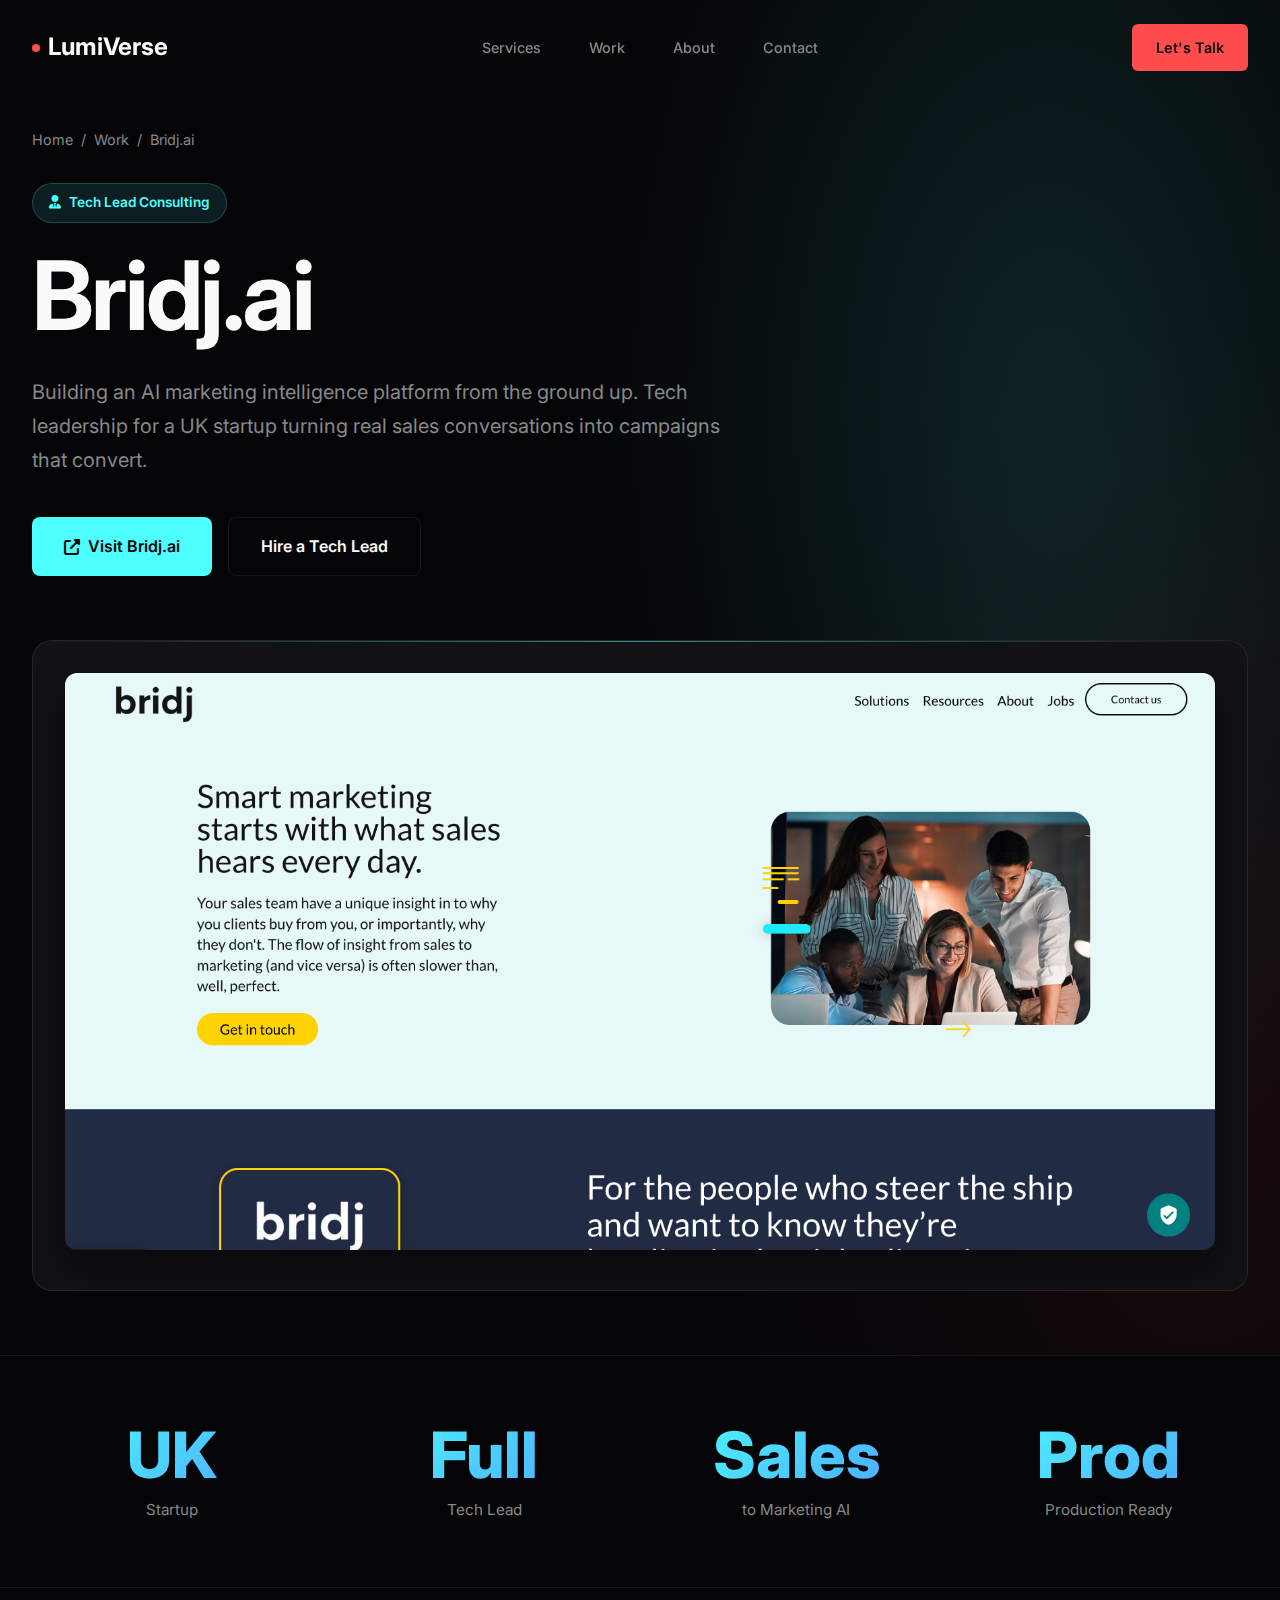
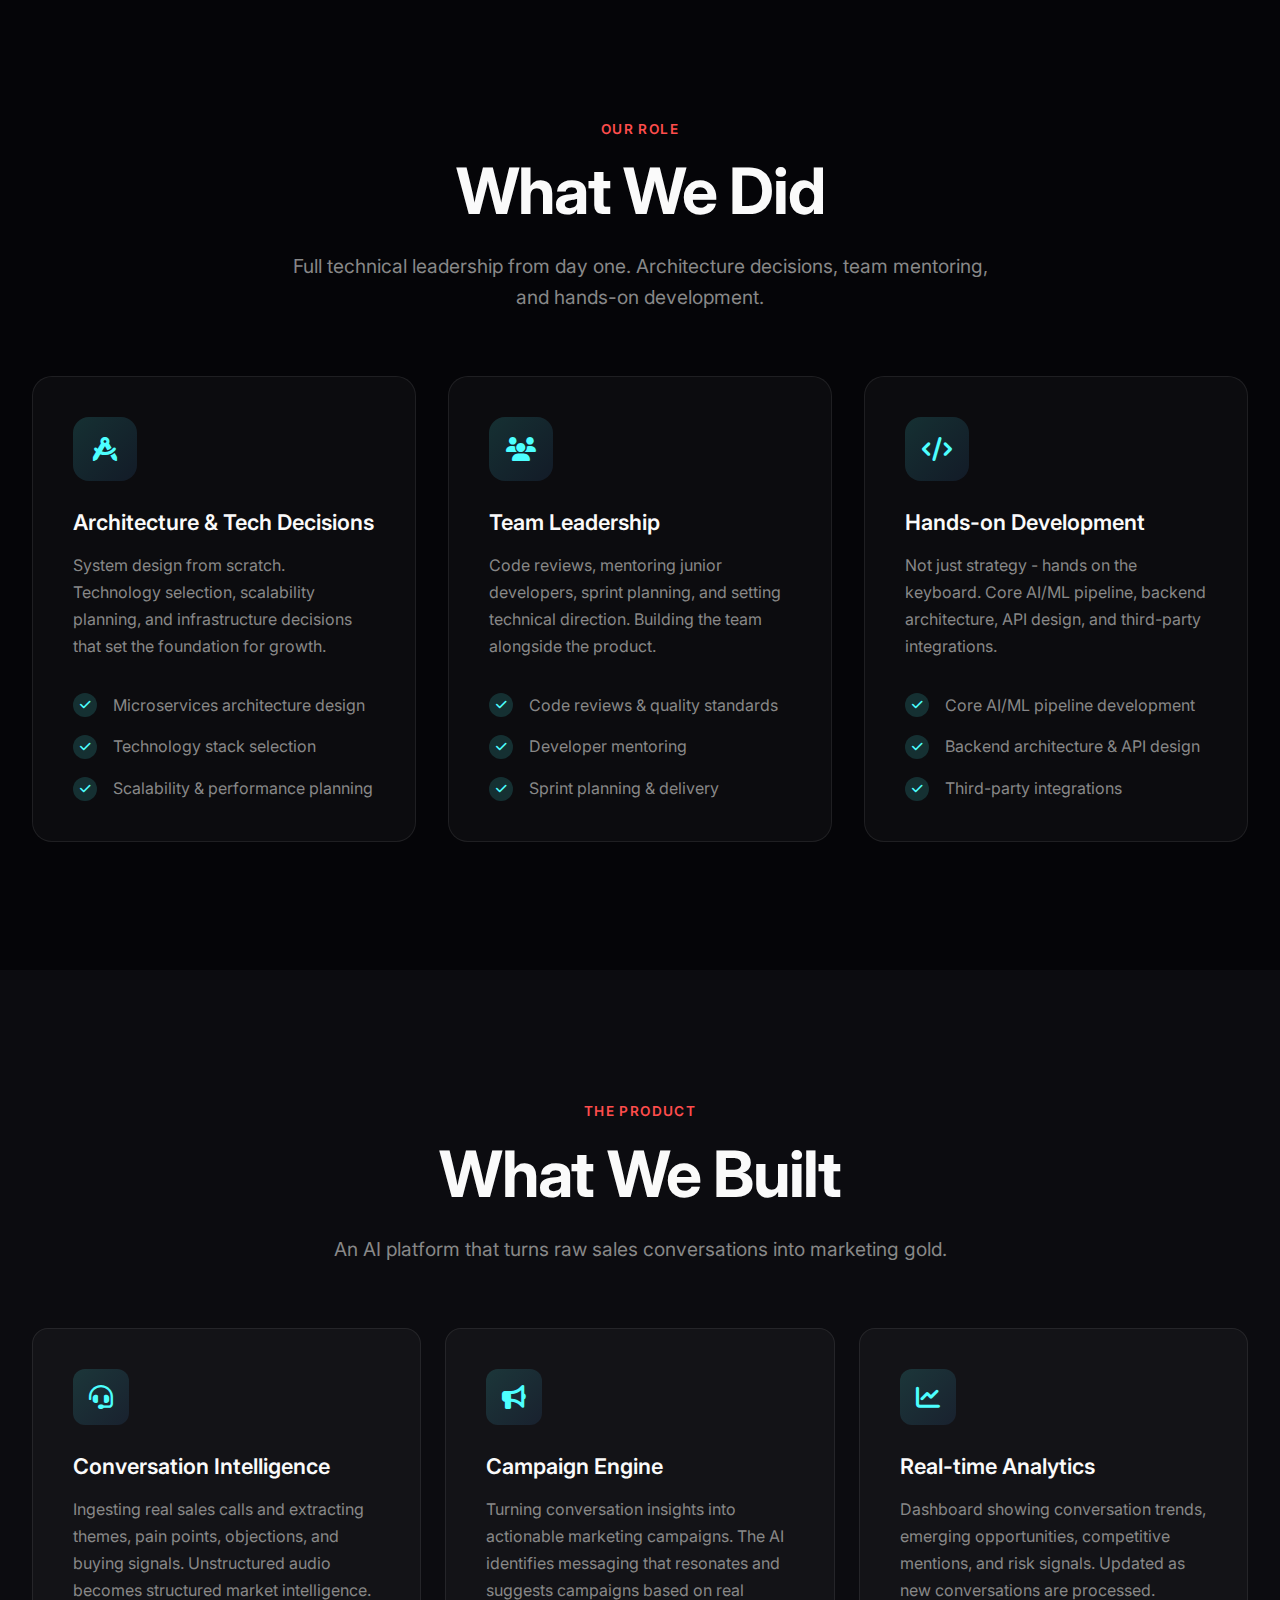
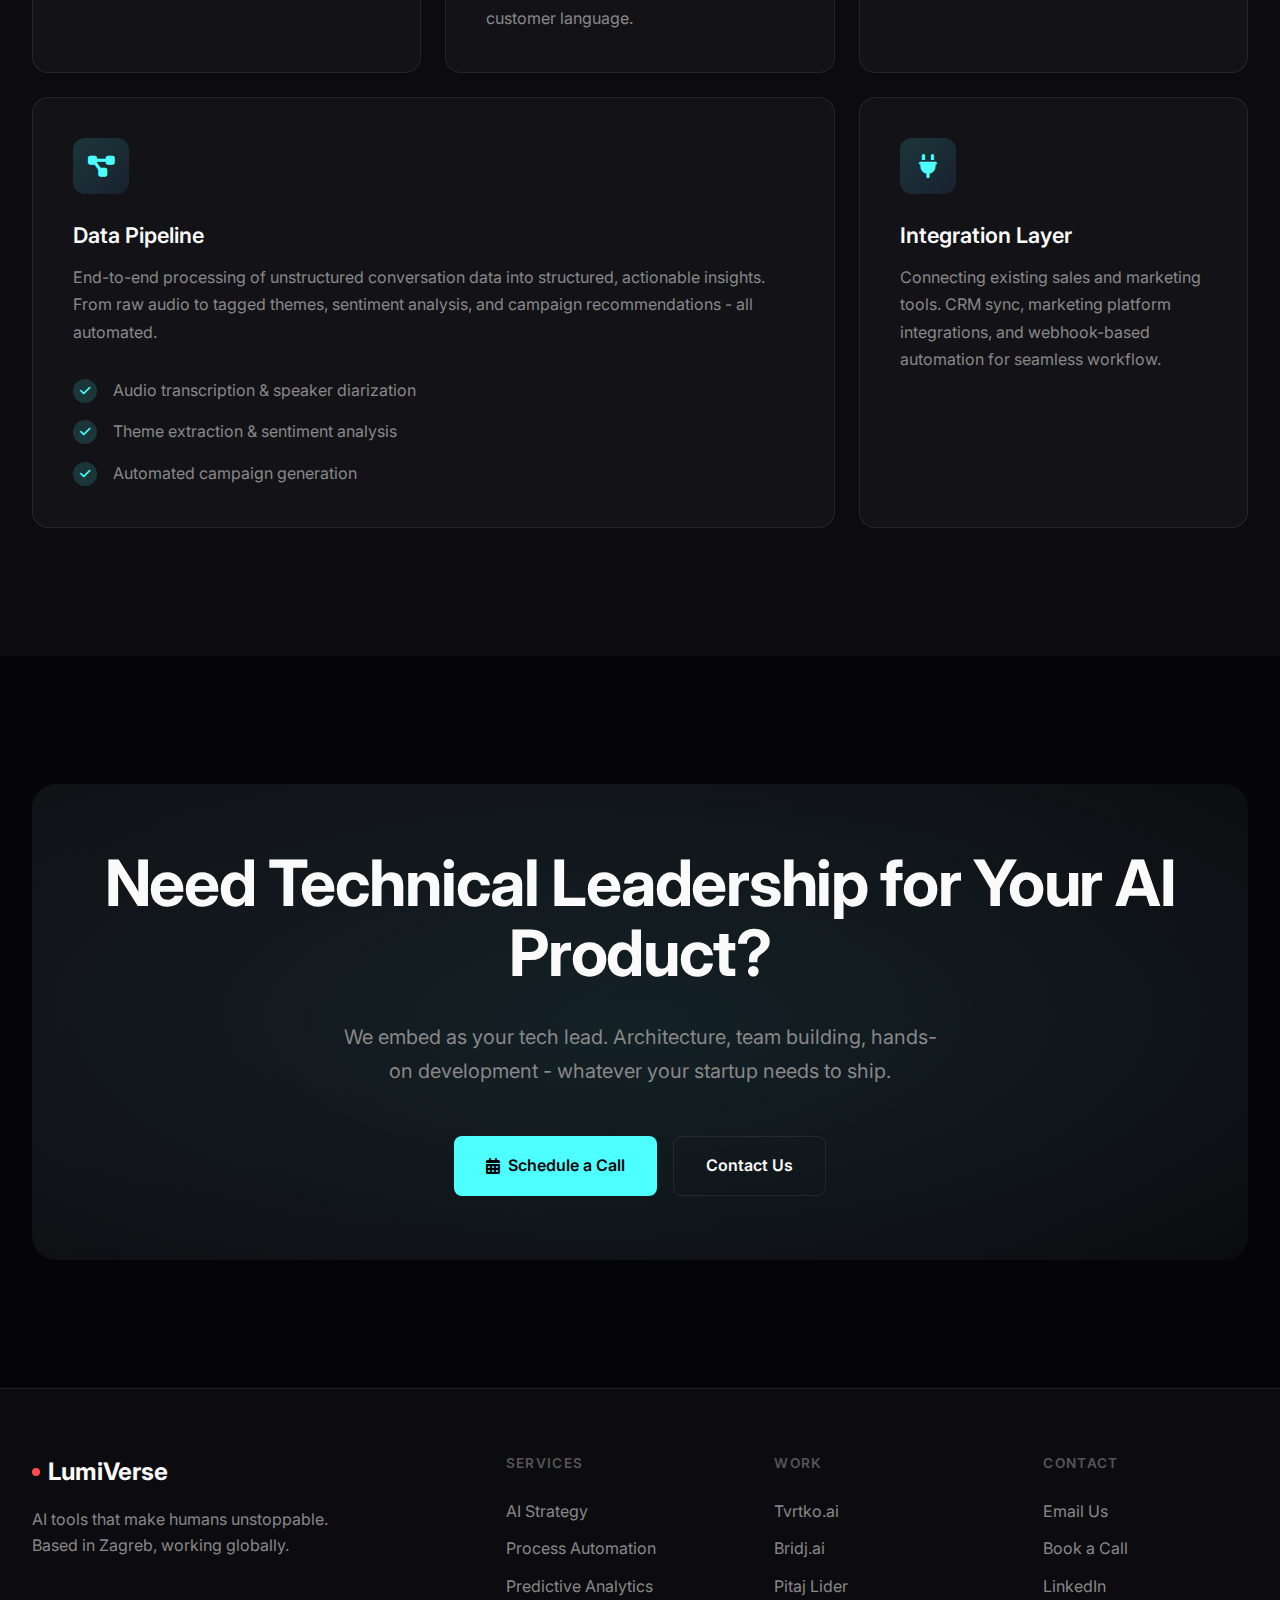
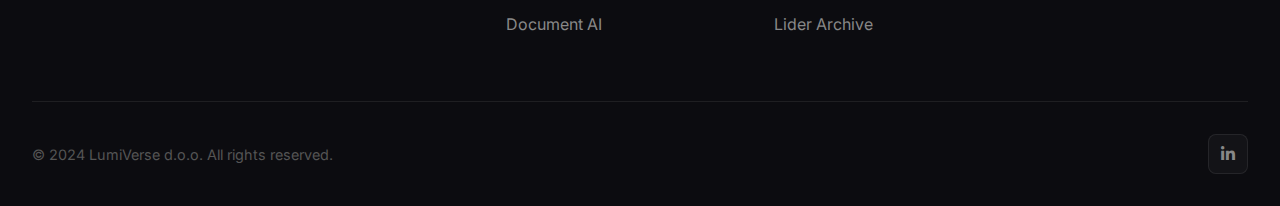
<file: bridj.html>
<!DOCTYPE html>
<html lang="en">
<head>
  <!-- Google tag (gtag.js) -->
  <script async src="https://www.googletagmanager.com/gtag/js?id=G-KDSBK2G9NS"></script>
  <script>
    window.dataLayer = window.dataLayer || [];
    function gtag() { dataLayer.push(arguments); }
    gtag("js", new Date());
    gtag("config", "G-KDSBK2G9NS");
  </script>

  <meta charset="UTF-8">
  <meta name="viewport" content="width=device-width, initial-scale=1.0">
  <title>Bridj.ai - AI Marketing Intelligence Platform | LumiVerse</title>
  <meta name="description" content="Tech Lead consulting for a UK AI marketing intelligence startup. From architecture to deployment - turning real sales conversations into actionable marketing campaigns.">

  <link rel="stylesheet" href="styles.css">
  <link href="https://fonts.googleapis.com/css2?family=Inter:wght@400;500;600;700;800;900&display=swap" rel="stylesheet">
  <link rel="stylesheet" href="https://cdnjs.cloudflare.com/ajax/libs/font-awesome/6.4.0/css/all.min.css">

  <style>
    .case-study-hero {
      min-height: 80vh;
      display: flex;
      align-items: center;
      padding-top: 8rem;
      padding-bottom: 4rem;
      position: relative;
      overflow: hidden;
    }

    .case-study-hero::before {
      content: '';
      position: absolute;
      top: 0;
      right: 0;
      width: 60%;
      height: 100%;
      background: radial-gradient(ellipse at 70% 30%, rgba(77, 255, 255, 0.12), transparent 60%),
                  radial-gradient(ellipse at 90% 80%, rgba(255, 77, 77, 0.08), transparent 50%);
      pointer-events: none;
    }

    .case-study-tag {
      display: inline-flex;
      align-items: center;
      gap: 0.5rem;
      padding: 0.5rem 1rem;
      background: rgba(77, 255, 255, 0.1);
      border: 1px solid rgba(77, 255, 255, 0.2);
      border-radius: 100px;
      color: var(--accent-tertiary);
      font-size: 0.85rem;
      font-weight: 600;
      margin-bottom: 1.5rem;
    }

    .hero-image-showcase {
      margin-top: 4rem;
      position: relative;
    }

    .hero-image-showcase-inner {
      background: var(--bg-tertiary);
      border: 1px solid var(--glass-border);
      border-radius: 20px;
      padding: 2rem;
      position: relative;
      overflow: hidden;
    }

    .hero-image-showcase-inner::before {
      content: '';
      position: absolute;
      top: 0;
      left: 0;
      right: 0;
      height: 1px;
      background: linear-gradient(90deg, transparent, rgba(77, 255, 255, 0.5), transparent);
    }

    .hero-image-showcase-inner img {
      width: 100%;
      border-radius: 12px;
      box-shadow: 0 20px 40px rgba(0, 0, 0, 0.4);
    }

    .stats-section {
      padding: 4rem 0;
      border-top: 1px solid var(--glass-border);
      border-bottom: 1px solid var(--glass-border);
    }

    .stats-container {
      display: grid;
      grid-template-columns: repeat(4, 1fr);
      gap: 2rem;
    }

    .stat-block {
      text-align: center;
    }

    .stat-value {
      font-size: clamp(2.5rem, 5vw, 4rem);
      font-weight: 800;
      background: linear-gradient(135deg, #4DFFFF 0%, #4D9FFF 100%);
      -webkit-background-clip: text;
      background-clip: text;
      color: transparent;
      line-height: 1.1;
    }

    .stat-label {
      color: var(--text-secondary);
      font-size: 0.95rem;
      margin-top: 0.5rem;
    }

    .role-card {
      background: var(--glass);
      border: 1px solid var(--glass-border);
      border-radius: 20px;
      padding: 2.5rem;
      transition: all 0.3s ease;
      position: relative;
      overflow: hidden;
    }

    .role-card::before {
      content: '';
      position: absolute;
      top: 0;
      left: 0;
      right: 0;
      height: 2px;
      background: linear-gradient(90deg, var(--accent-tertiary), transparent);
      opacity: 0;
      transition: opacity 0.3s ease;
    }

    .role-card:hover {
      transform: translateY(-5px);
      border-color: rgba(77, 255, 255, 0.3);
    }

    .role-card:hover::before {
      opacity: 1;
    }

    .role-icon {
      width: 64px;
      height: 64px;
      background: linear-gradient(135deg, rgba(77, 255, 255, 0.15), rgba(77, 159, 255, 0.1));
      border-radius: 16px;
      display: flex;
      align-items: center;
      justify-content: center;
      font-size: 1.5rem;
      color: var(--accent-tertiary);
      margin-bottom: 1.5rem;
    }

    .role-title {
      font-size: 1.35rem;
      font-weight: 600;
      margin-bottom: 0.75rem;
    }

    .role-text {
      color: var(--text-secondary);
      line-height: 1.7;
    }

    .bento-card-cyan .bento-icon {
      background: linear-gradient(135deg, rgba(77, 255, 255, 0.15), rgba(77, 159, 255, 0.1));
      color: var(--accent-tertiary);
    }

    .bento-card-cyan:hover {
      border-color: rgba(77, 255, 255, 0.3);
    }

    .bento-card-cyan::before {
      background: linear-gradient(90deg, transparent, var(--accent-tertiary), transparent);
    }

    .cta-section {
      background: linear-gradient(135deg, var(--bg-tertiary), var(--bg-secondary));
      border-radius: 24px;
      padding: 4rem;
      text-align: center;
      position: relative;
      overflow: hidden;
    }

    .cta-section::before {
      content: '';
      position: absolute;
      top: -50%;
      left: -50%;
      width: 200%;
      height: 200%;
      background: radial-gradient(ellipse at center, rgba(77, 255, 255, 0.08), transparent 50%);
      pointer-events: none;
    }

    @media (max-width: 1024px) {
      .stats-container {
        grid-template-columns: repeat(2, 1fr);
      }
    }

    @media (max-width: 640px) {
      .stats-container {
        grid-template-columns: 1fr;
      }

      .cta-section {
        padding: 2.5rem 1.5rem;
      }
    }
  </style>
</head>
<body>

  <!-- Navigation -->
  <nav class="nav" id="nav">
    <div class="nav-inner">
      <a href="index.html" class="nav-logo">
        <span class="nav-logo-dot"></span>
        LumiVerse
      </a>
      <ul class="nav-links">
        <li><a href="index.html#services" class="nav-link">Services</a></li>
        <li><a href="index.html#work" class="nav-link">Work</a></li>
        <li><a href="index.html#about" class="nav-link">About</a></li>
        <li><a href="index.html#contact" class="nav-link">Contact</a></li>
      </ul>
      <a href="index.html#contact" class="nav-cta">Let's Talk</a>
      <button class="nav-toggle" id="navToggle" aria-label="Toggle menu">
        <i class="fas fa-bars"></i>
      </button>
    </div>
  </nav>

  <!-- Mobile Navigation -->
  <div class="mobile-nav" id="mobileNav">
    <a href="index.html#services" class="mobile-nav-link">Services</a>
    <a href="index.html#work" class="mobile-nav-link">Work</a>
    <a href="index.html#about" class="mobile-nav-link">About</a>
    <a href="index.html#contact" class="mobile-nav-link">Contact</a>
  </div>

  <!-- Hero Section -->
  <section class="case-study-hero">
    <div class="container">
      <div class="breadcrumb">
        <a href="index.html">Home</a>
        <span>/</span>
        <a href="index.html#work">Work</a>
        <span>/</span>
        <span>Bridj.ai</span>
      </div>

      <div class="case-study-tag">
        <i class="fas fa-user-tie"></i>
        Tech Lead Consulting
      </div>

      <h1 class="display-lg mb-4">Bridj.ai</h1>
      <p class="body-lg text-secondary" style="max-width: 700px;">
        Building an AI marketing intelligence platform from the ground up. Tech leadership for a UK startup turning real sales conversations into campaigns that convert.
      </p>

      <div style="display: flex; gap: 1rem; margin-top: 2.5rem; flex-wrap: wrap;">
        <a href="https://bridj.ai" target="_blank" class="btn btn-primary" style="background: var(--accent-tertiary); color: var(--bg-primary);">
          <i class="fas fa-external-link-alt"></i>
          Visit Bridj.ai
        </a>
        <a href="index.html#contact" class="btn btn-secondary">
          Hire a Tech Lead
        </a>
      </div>

      <div class="hero-image-showcase">
        <div class="hero-image-showcase-inner">
          <img src="images/bridj-ai-growth.png" alt="Bridj.ai marketing intelligence platform dashboard showing campaign insights and sales conversation analysis">
        </div>
      </div>
    </div>
  </section>

  <!-- Stats Section -->
  <section class="stats-section">
    <div class="container">
      <div class="stats-container">
        <div class="stat-block">
          <div class="stat-value">UK</div>
          <div class="stat-label">Startup</div>
        </div>
        <div class="stat-block">
          <div class="stat-value">Full</div>
          <div class="stat-label">Tech Lead</div>
        </div>
        <div class="stat-block">
          <div class="stat-value">Sales</div>
          <div class="stat-label">to Marketing AI</div>
        </div>
        <div class="stat-block">
          <div class="stat-value">Prod</div>
          <div class="stat-label">Production Ready</div>
        </div>
      </div>
    </div>
  </section>

  <!-- Our Role Section -->
  <section class="section">
    <div class="container">
      <div class="section-header text-center" style="max-width: 700px; margin: 0 auto 4rem;">
        <span class="section-label">Our Role</span>
        <h2 class="display-md section-title">What We Did</h2>
        <p class="section-description" style="max-width: 100%;">
          Full technical leadership from day one. Architecture decisions, team mentoring, and hands-on development.
        </p>
      </div>

      <div class="grid grid-3 gap-4">
        <div class="role-card">
          <div class="role-icon">
            <i class="fas fa-drafting-compass"></i>
          </div>
          <h3 class="role-title">Architecture & Tech Decisions</h3>
          <p class="role-text mb-4">
            System design from scratch. Technology selection, scalability planning, and infrastructure decisions that set the foundation for growth.
          </p>
          <ul class="feature-list">
            <li class="feature-list-item">
              <span class="feature-list-icon" style="background: rgba(77, 255, 255, 0.15); color: var(--accent-tertiary);"><i class="fas fa-check"></i></span>
              Microservices architecture design
            </li>
            <li class="feature-list-item">
              <span class="feature-list-icon" style="background: rgba(77, 255, 255, 0.15); color: var(--accent-tertiary);"><i class="fas fa-check"></i></span>
              Technology stack selection
            </li>
            <li class="feature-list-item">
              <span class="feature-list-icon" style="background: rgba(77, 255, 255, 0.15); color: var(--accent-tertiary);"><i class="fas fa-check"></i></span>
              Scalability & performance planning
            </li>
          </ul>
        </div>

        <div class="role-card">
          <div class="role-icon">
            <i class="fas fa-users"></i>
          </div>
          <h3 class="role-title">Team Leadership</h3>
          <p class="role-text mb-4">
            Code reviews, mentoring junior developers, sprint planning, and setting technical direction. Building the team alongside the product.
          </p>
          <ul class="feature-list">
            <li class="feature-list-item">
              <span class="feature-list-icon" style="background: rgba(77, 255, 255, 0.15); color: var(--accent-tertiary);"><i class="fas fa-check"></i></span>
              Code reviews & quality standards
            </li>
            <li class="feature-list-item">
              <span class="feature-list-icon" style="background: rgba(77, 255, 255, 0.15); color: var(--accent-tertiary);"><i class="fas fa-check"></i></span>
              Developer mentoring
            </li>
            <li class="feature-list-item">
              <span class="feature-list-icon" style="background: rgba(77, 255, 255, 0.15); color: var(--accent-tertiary);"><i class="fas fa-check"></i></span>
              Sprint planning & delivery
            </li>
          </ul>
        </div>

        <div class="role-card">
          <div class="role-icon">
            <i class="fas fa-code"></i>
          </div>
          <h3 class="role-title">Hands-on Development</h3>
          <p class="role-text mb-4">
            Not just strategy - hands on the keyboard. Core AI/ML pipeline, backend architecture, API design, and third-party integrations.
          </p>
          <ul class="feature-list">
            <li class="feature-list-item">
              <span class="feature-list-icon" style="background: rgba(77, 255, 255, 0.15); color: var(--accent-tertiary);"><i class="fas fa-check"></i></span>
              Core AI/ML pipeline development
            </li>
            <li class="feature-list-item">
              <span class="feature-list-icon" style="background: rgba(77, 255, 255, 0.15); color: var(--accent-tertiary);"><i class="fas fa-check"></i></span>
              Backend architecture & API design
            </li>
            <li class="feature-list-item">
              <span class="feature-list-icon" style="background: rgba(77, 255, 255, 0.15); color: var(--accent-tertiary);"><i class="fas fa-check"></i></span>
              Third-party integrations
            </li>
          </ul>
        </div>
      </div>
    </div>
  </section>

  <!-- What We Built Section -->
  <section class="section section-dark">
    <div class="container">
      <div class="section-header text-center" style="max-width: 700px; margin: 0 auto 4rem;">
        <span class="section-label">The Product</span>
        <h2 class="display-md section-title">What We Built</h2>
        <p class="section-description" style="max-width: 100%;">
          An AI platform that turns raw sales conversations into marketing gold.
        </p>
      </div>

      <div class="bento-grid">
        <div class="bento-card bento-card-cyan">
          <div class="bento-icon">
            <i class="fas fa-headset"></i>
          </div>
          <h3 class="bento-title">Conversation Intelligence</h3>
          <p class="bento-text">
            Ingesting real sales calls and extracting themes, pain points, objections, and buying signals. Unstructured audio becomes structured market intelligence.
          </p>
        </div>

        <div class="bento-card bento-card-cyan">
          <div class="bento-icon">
            <i class="fas fa-bullhorn"></i>
          </div>
          <h3 class="bento-title">Campaign Engine</h3>
          <p class="bento-text">
            Turning conversation insights into actionable marketing campaigns. The AI identifies messaging that resonates and suggests campaigns based on real customer language.
          </p>
        </div>

        <div class="bento-card bento-card-cyan">
          <div class="bento-icon">
            <i class="fas fa-chart-line"></i>
          </div>
          <h3 class="bento-title">Real-time Analytics</h3>
          <p class="bento-text">
            Dashboard showing conversation trends, emerging opportunities, competitive mentions, and risk signals. Updated as new conversations are processed.
          </p>
        </div>

        <div class="bento-card bento-card-lg bento-card-cyan">
          <div class="bento-icon">
            <i class="fas fa-project-diagram"></i>
          </div>
          <h3 class="bento-title">Data Pipeline</h3>
          <p class="bento-text">
            End-to-end processing of unstructured conversation data into structured, actionable insights. From raw audio to tagged themes, sentiment analysis, and campaign recommendations - all automated.
          </p>
          <ul class="feature-list mt-4">
            <li class="feature-list-item">
              <span class="feature-list-icon" style="background: rgba(77, 255, 255, 0.15); color: var(--accent-tertiary);"><i class="fas fa-check"></i></span>
              Audio transcription & speaker diarization
            </li>
            <li class="feature-list-item">
              <span class="feature-list-icon" style="background: rgba(77, 255, 255, 0.15); color: var(--accent-tertiary);"><i class="fas fa-check"></i></span>
              Theme extraction & sentiment analysis
            </li>
            <li class="feature-list-item">
              <span class="feature-list-icon" style="background: rgba(77, 255, 255, 0.15); color: var(--accent-tertiary);"><i class="fas fa-check"></i></span>
              Automated campaign generation
            </li>
          </ul>
        </div>

        <div class="bento-card bento-card-cyan">
          <div class="bento-icon">
            <i class="fas fa-plug"></i>
          </div>
          <h3 class="bento-title">Integration Layer</h3>
          <p class="bento-text">
            Connecting existing sales and marketing tools. CRM sync, marketing platform integrations, and webhook-based automation for seamless workflow.
          </p>
        </div>
      </div>
    </div>
  </section>

  <!-- CTA Section -->
  <section class="section">
    <div class="container">
      <div class="cta-section">
        <h2 class="display-md mb-4" style="position: relative; z-index: 1;">Need Technical Leadership for Your AI Product?</h2>
        <p class="body-lg text-secondary mb-5" style="max-width: 600px; margin-left: auto; margin-right: auto; position: relative; z-index: 1;">
          We embed as your tech lead. Architecture, team building, hands-on development - whatever your startup needs to ship.
        </p>
        <div style="display: flex; gap: 1rem; justify-content: center; flex-wrap: wrap; position: relative; z-index: 1;">
          <a href="https://calendly.com/tihomirjauk/30min" target="_blank" class="btn btn-primary" style="background: var(--accent-tertiary); color: var(--bg-primary);">
            <i class="fas fa-calendar-alt"></i>
            Schedule a Call
          </a>
          <a href="index.html#contact" class="btn btn-secondary">
            Contact Us
          </a>
        </div>
      </div>
    </div>
  </section>

  <!-- Footer -->
  <footer class="footer">
    <div class="container">
      <div class="footer-grid">
        <div class="footer-brand">
          <a href="index.html" class="nav-logo">
            <span class="nav-logo-dot"></span>
            LumiVerse
          </a>
          <p>
            AI tools that make humans unstoppable. Based in Zagreb, working globally.
          </p>
        </div>

        <div>
          <h4 class="footer-title">Services</h4>
          <ul class="footer-links">
            <li><a href="index.html#services" class="footer-link">AI Strategy</a></li>
            <li><a href="index.html#services" class="footer-link">Process Automation</a></li>
            <li><a href="index.html#services" class="footer-link">Predictive Analytics</a></li>
            <li><a href="index.html#services" class="footer-link">Document AI</a></li>
          </ul>
        </div>

        <div>
          <h4 class="footer-title">Work</h4>
          <ul class="footer-links">
            <li><a href="tvrtko.html" class="footer-link">Tvrtko.ai</a></li>
            <li><a href="bridj.html" class="footer-link">Bridj.ai</a></li>
            <li><a href="pitaj-lider.html" class="footer-link">Pitaj Lider</a></li>
            <li><a href="lider-pdf-archive.html" class="footer-link">Lider Archive</a></li>
          </ul>
        </div>

        <div>
          <h4 class="footer-title">Contact</h4>
          <ul class="footer-links">
            <li><a href="mailto:tihomir.jauk@lumiverse.hr" class="footer-link">Email Us</a></li>
            <li><a href="https://calendly.com/tihomirjauk/30min" target="_blank" class="footer-link">Book a Call</a></li>
            <li><a href="https://www.linkedin.com/company/lumiversehr" target="_blank" class="footer-link">LinkedIn</a></li>
          </ul>
        </div>
      </div>

      <div class="footer-bottom">
        <p class="footer-copyright">
          &copy; 2024 LumiVerse d.o.o. All rights reserved.
        </p>
        <div class="footer-social">
          <a href="https://www.linkedin.com/company/lumiversehr" target="_blank" aria-label="LinkedIn">
            <i class="fab fa-linkedin-in"></i>
          </a>
        </div>
      </div>
    </div>
  </footer>

  <script>
    // Navigation scroll effect
    const nav = document.getElementById('nav');
    window.addEventListener('scroll', () => {
      if (window.scrollY > 50) {
        nav.classList.add('nav-scrolled');
      } else {
        nav.classList.remove('nav-scrolled');
      }
    });

    // Mobile navigation toggle
    const navToggle = document.getElementById('navToggle');
    const mobileNav = document.getElementById('mobileNav');

    navToggle.addEventListener('click', () => {
      mobileNav.classList.toggle('active');
      const icon = navToggle.querySelector('i');
      if (mobileNav.classList.contains('active')) {
        icon.classList.remove('fa-bars');
        icon.classList.add('fa-times');
      } else {
        icon.classList.remove('fa-times');
        icon.classList.add('fa-bars');
      }
    });

    document.querySelectorAll('.mobile-nav-link').forEach(link => {
      link.addEventListener('click', () => {
        mobileNav.classList.remove('active');
        const icon = navToggle.querySelector('i');
        icon.classList.remove('fa-times');
        icon.classList.add('fa-bars');
      });
    });
  </script>

</body>
</html>
</file>
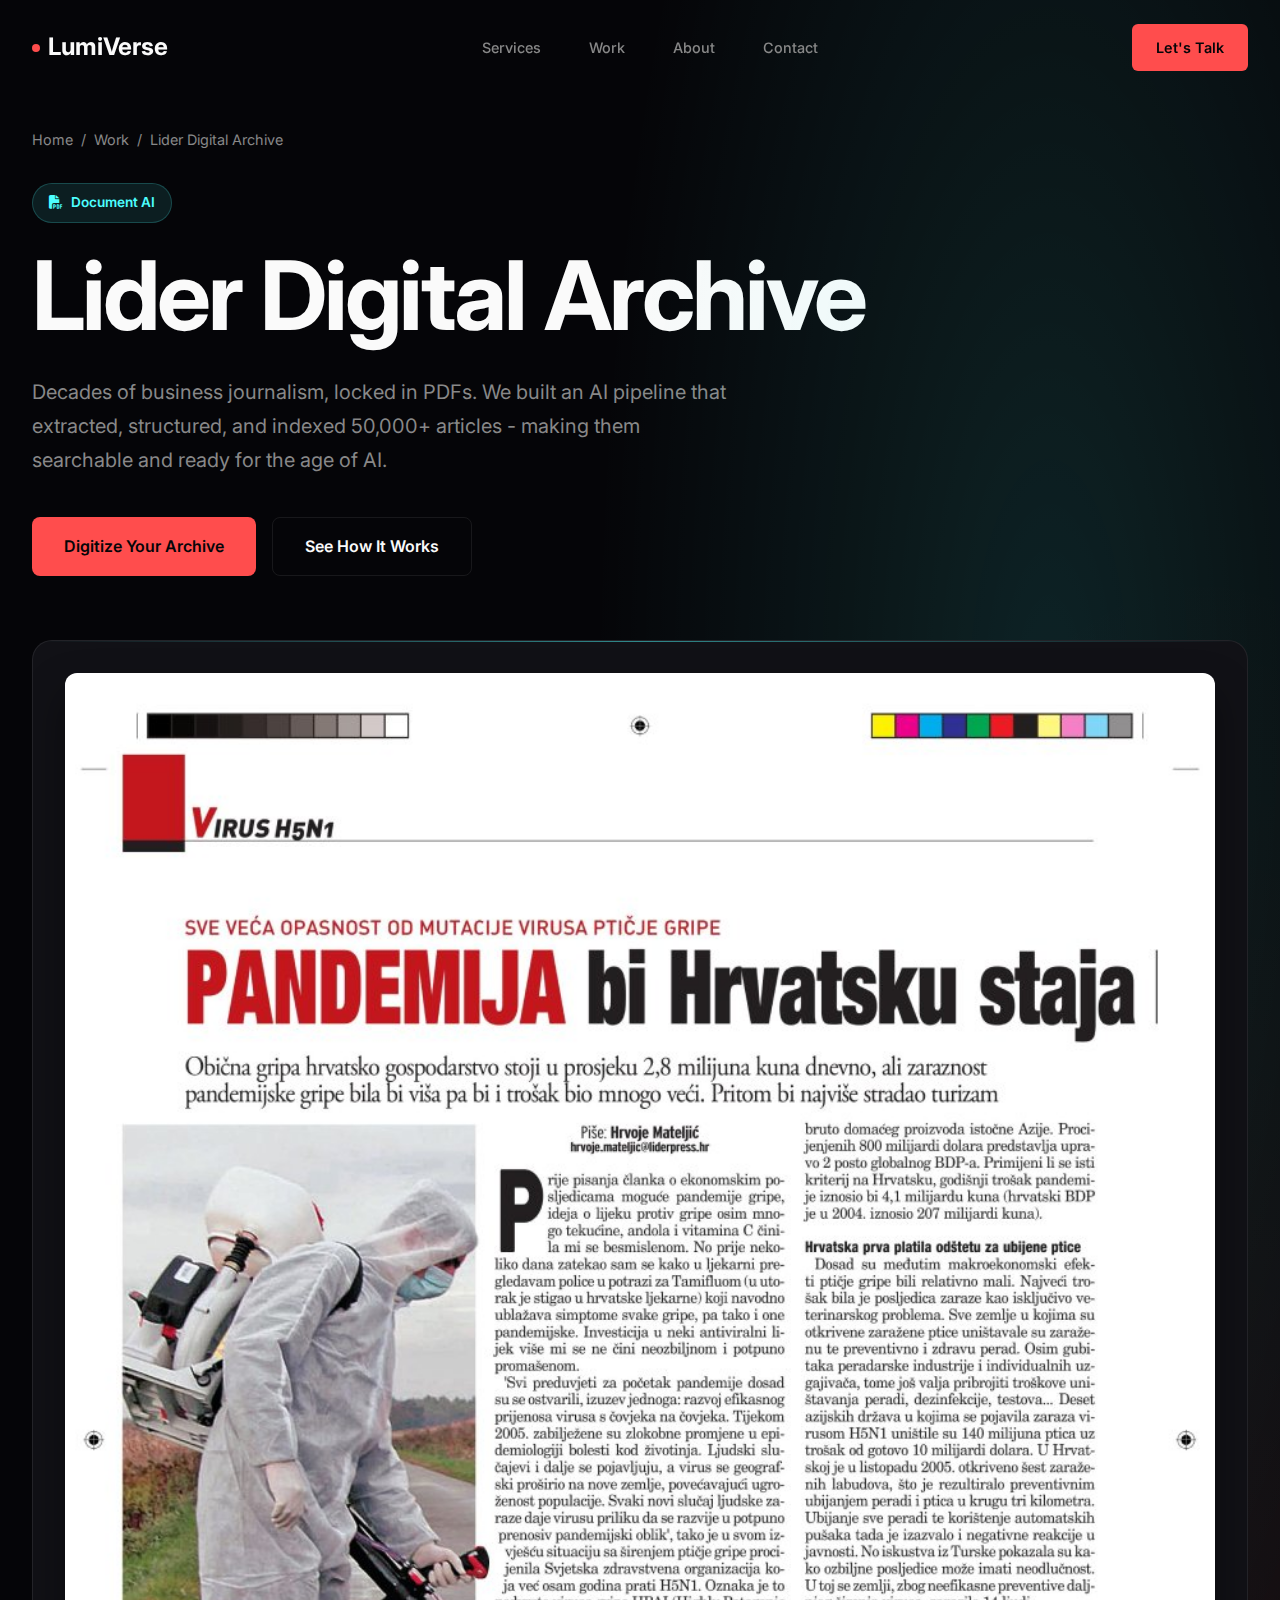
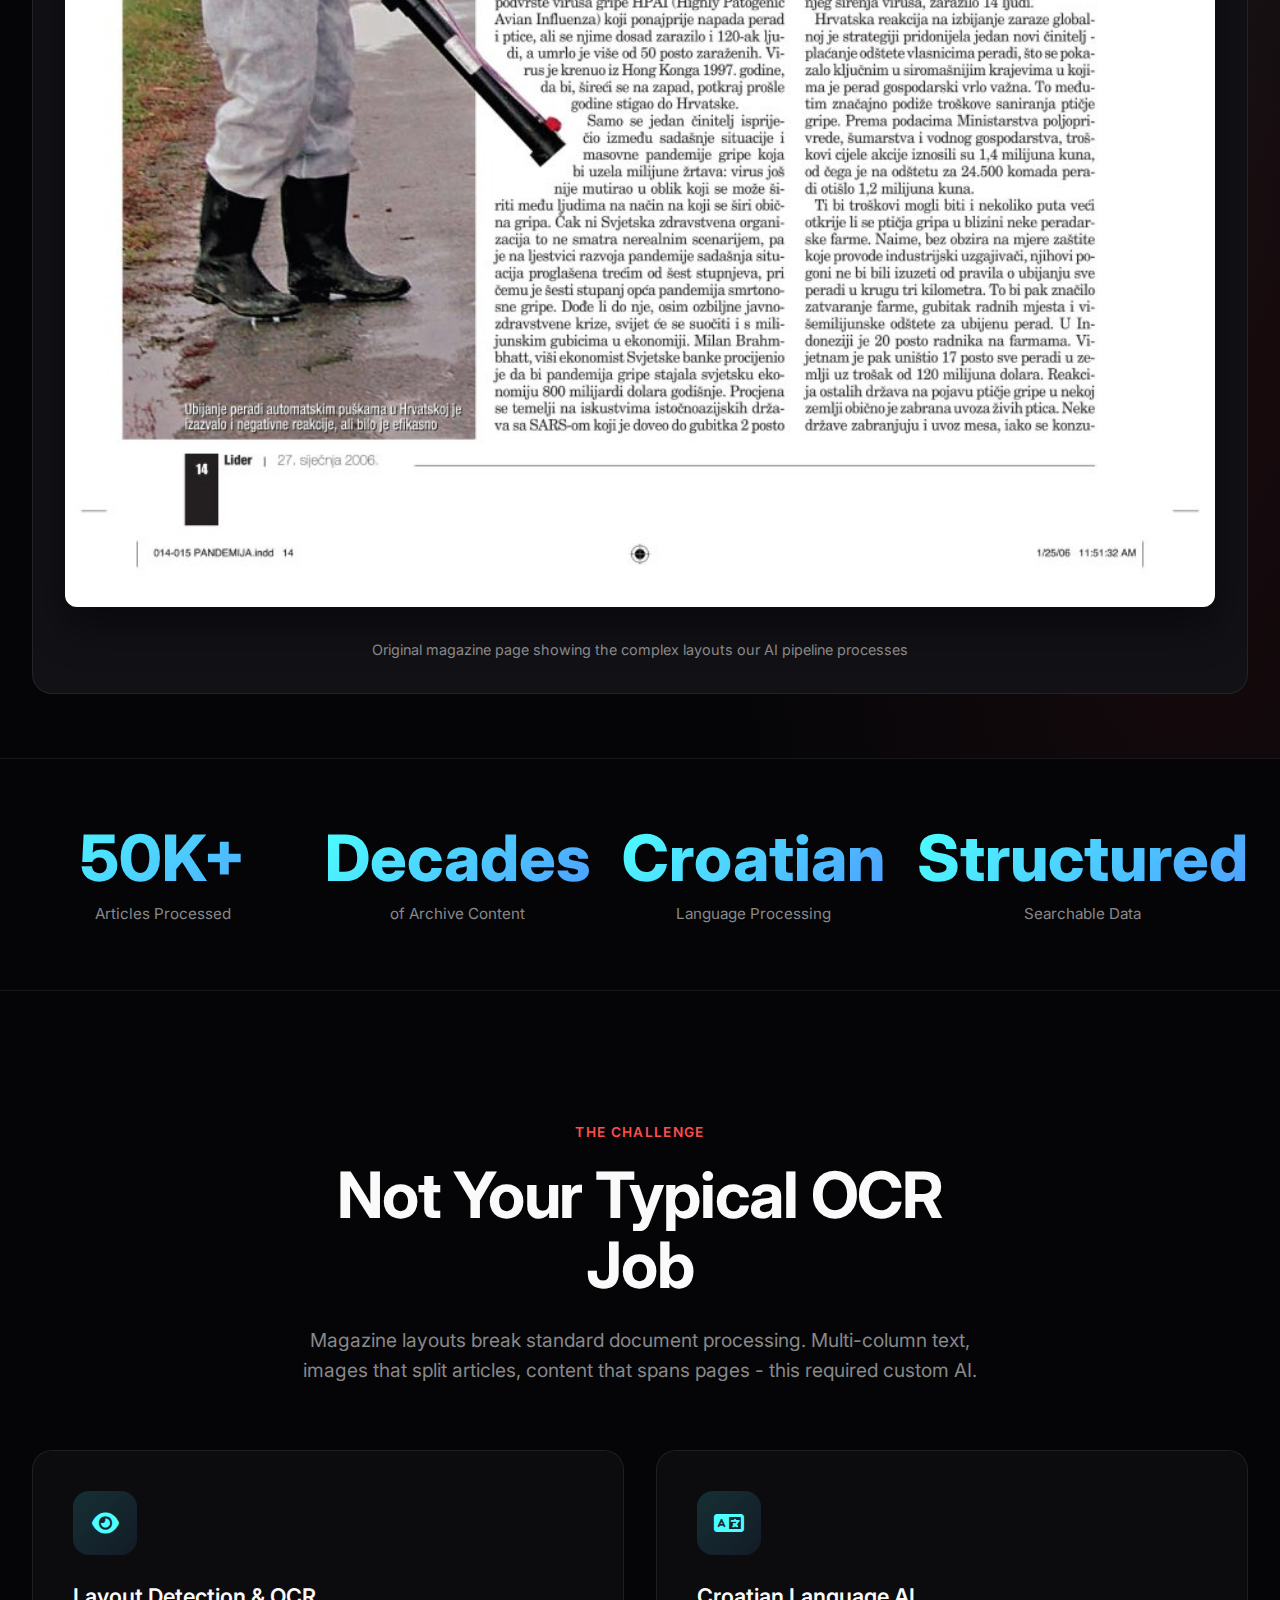
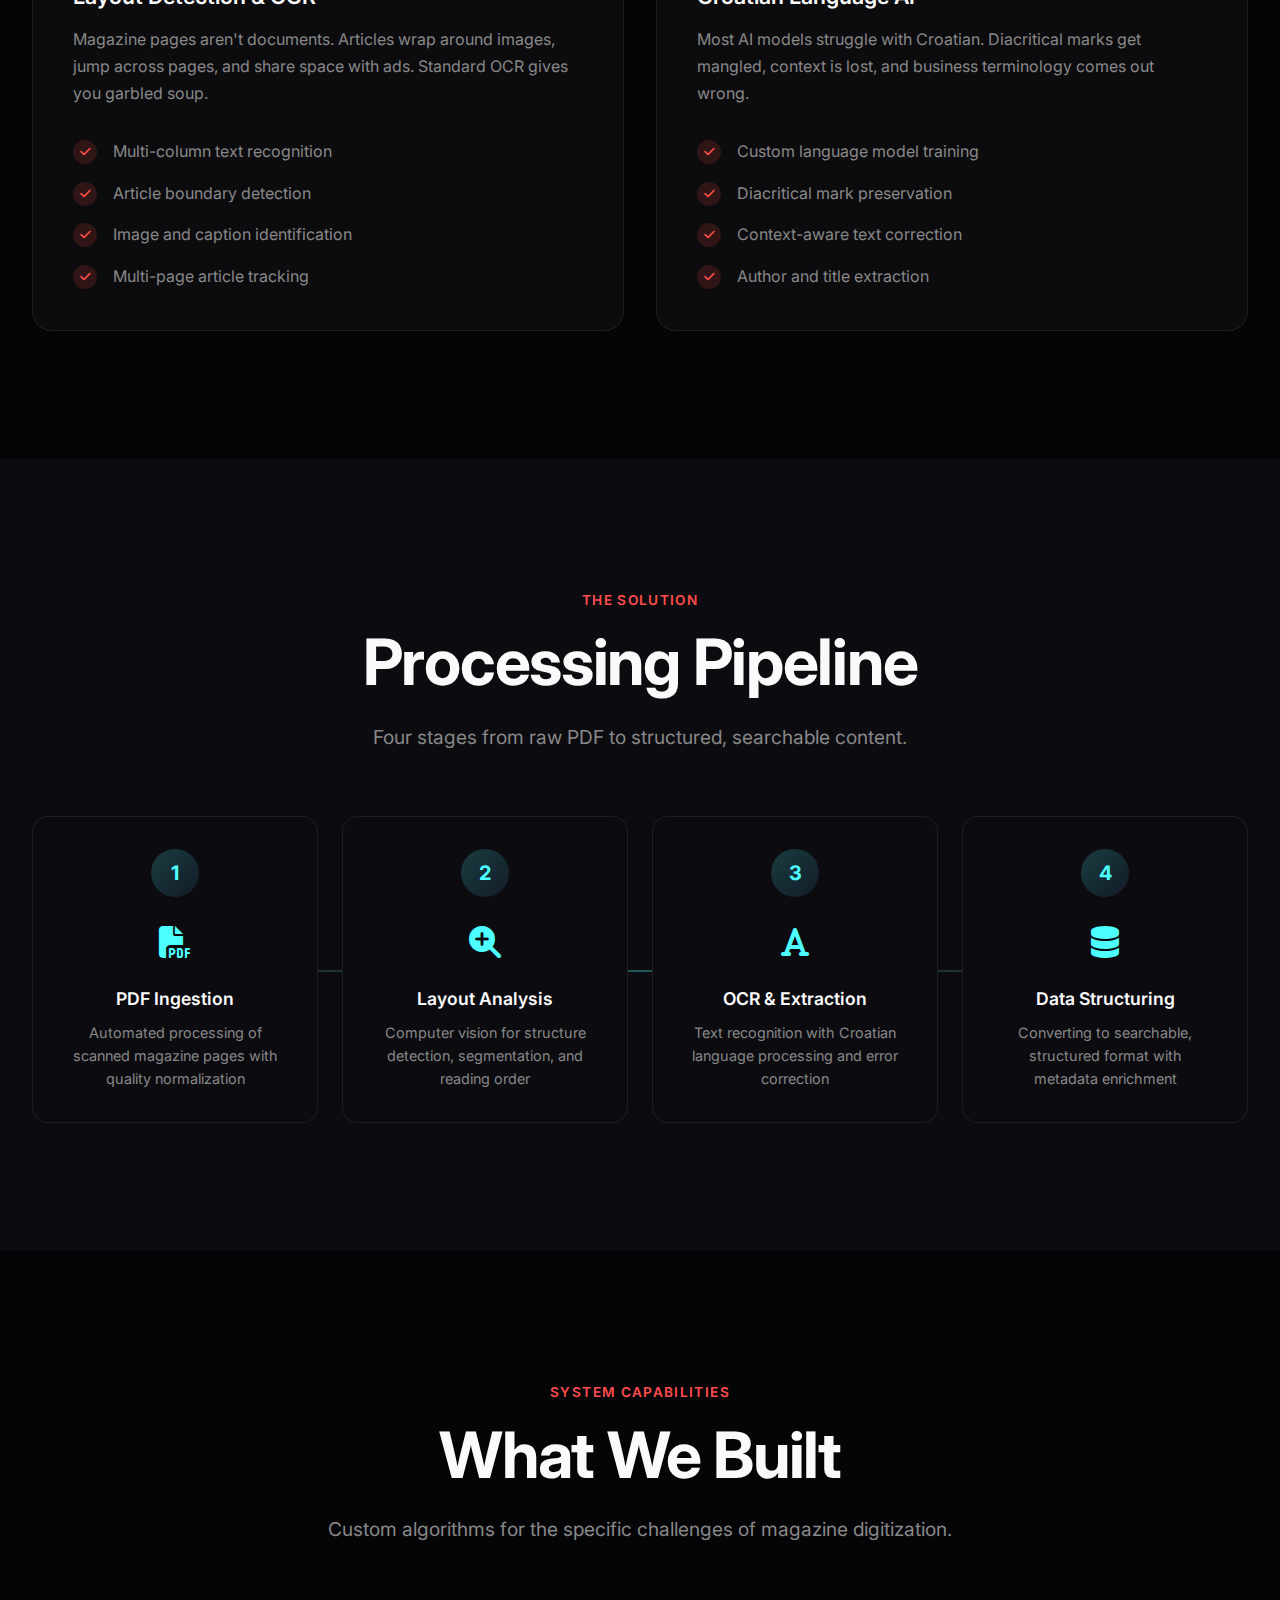
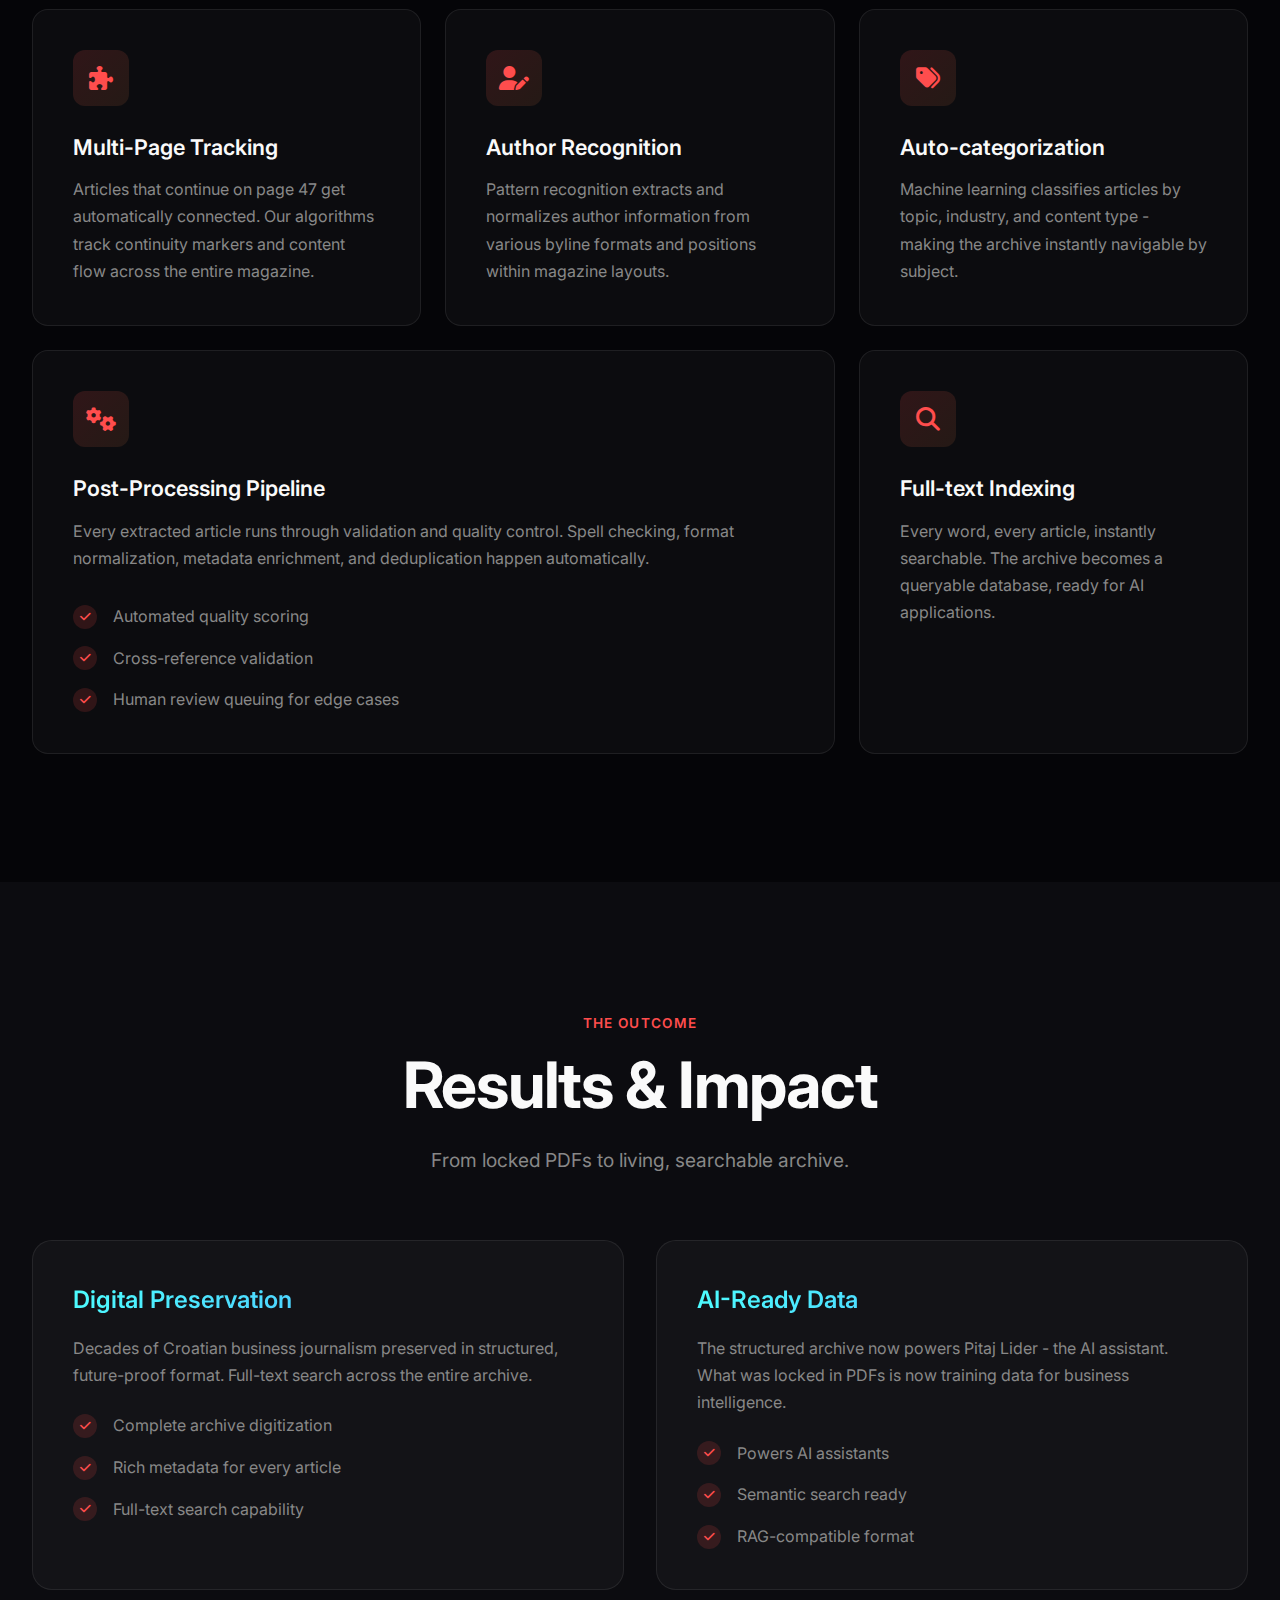
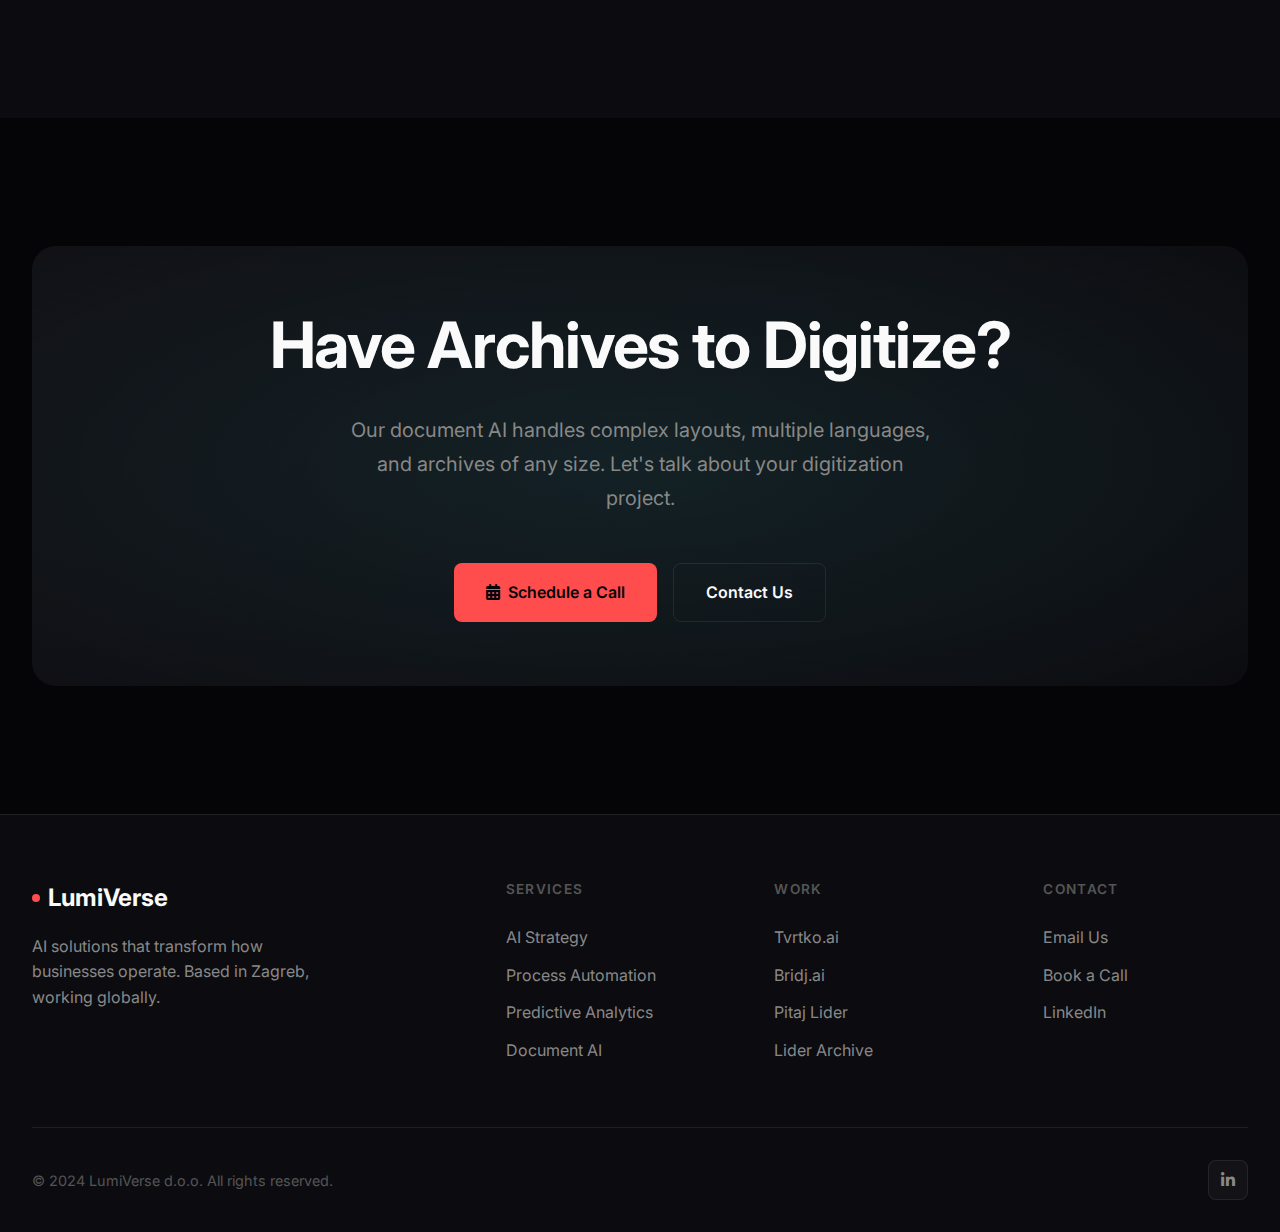
<file: lider-pdf-archive.html>
<!DOCTYPE html>
<html lang="en">
<head>
  <!-- Google tag (gtag.js) -->
  <script async src="https://www.googletagmanager.com/gtag/js?id=G-KDSBK2G9NS"></script>
  <script>
    window.dataLayer = window.dataLayer || [];
    function gtag() { dataLayer.push(arguments); }
    gtag("js", new Date());
    gtag("config", "G-KDSBK2G9NS");
  </script>

  <meta charset="UTF-8">
  <meta name="viewport" content="width=device-width, initial-scale=1.0">
  <title>Lider Digital Archive - AI Document Digitization | LumiVerse</title>
  <meta name="description" content="AI-powered digitization of 50,000+ magazine articles. Custom OCR, layout detection, and Croatian language processing for converting decades of printed content to structured data.">

  <link rel="stylesheet" href="styles.css">
  <link href="https://fonts.googleapis.com/css2?family=Inter:wght@400;500;600;700;800;900&display=swap" rel="stylesheet">
  <link rel="stylesheet" href="https://cdnjs.cloudflare.com/ajax/libs/font-awesome/6.4.0/css/all.min.css">

  <style>
    .case-study-hero {
      min-height: 80vh;
      display: flex;
      align-items: center;
      padding-top: 8rem;
      padding-bottom: 4rem;
      position: relative;
      overflow: hidden;
    }

    .case-study-hero::before {
      content: '';
      position: absolute;
      top: 0;
      right: 0;
      width: 60%;
      height: 100%;
      background: radial-gradient(ellipse at 70% 30%, rgba(77, 255, 255, 0.12), transparent 60%),
                  radial-gradient(ellipse at 90% 80%, rgba(255, 77, 77, 0.08), transparent 50%);
      pointer-events: none;
    }

    .case-study-tag {
      display: inline-flex;
      align-items: center;
      gap: 0.5rem;
      padding: 0.5rem 1rem;
      background: rgba(77, 255, 255, 0.1);
      border: 1px solid rgba(77, 255, 255, 0.2);
      border-radius: 100px;
      color: var(--accent-tertiary);
      font-size: 0.85rem;
      font-weight: 600;
      margin-bottom: 1.5rem;
    }

    .image-showcase {
      margin-top: 4rem;
      position: relative;
    }

    .image-showcase-inner {
      background: var(--bg-tertiary);
      border: 1px solid var(--glass-border);
      border-radius: 20px;
      padding: 2rem;
      position: relative;
      overflow: hidden;
    }

    .image-showcase-inner::before {
      content: '';
      position: absolute;
      top: 0;
      left: 0;
      right: 0;
      height: 1px;
      background: linear-gradient(90deg, transparent, rgba(77, 255, 255, 0.5), transparent);
    }

    .image-showcase img {
      width: 100%;
      border-radius: 12px;
      box-shadow: 0 20px 40px rgba(0, 0, 0, 0.4);
    }

    .image-caption {
      text-align: center;
      margin-top: 1.5rem;
      color: var(--text-secondary);
      font-size: 0.9rem;
    }

    .stats-section {
      padding: 4rem 0;
      border-top: 1px solid var(--glass-border);
      border-bottom: 1px solid var(--glass-border);
    }

    .stats-container {
      display: grid;
      grid-template-columns: repeat(4, 1fr);
      gap: 2rem;
    }

    .stat-block {
      text-align: center;
    }

    .stat-value {
      font-size: clamp(2.5rem, 5vw, 4rem);
      font-weight: 800;
      background: linear-gradient(135deg, #4DFFFF 0%, #4D9FFF 100%);
      -webkit-background-clip: text;
      background-clip: text;
      color: transparent;
      line-height: 1.1;
    }

    .stat-label {
      color: var(--text-secondary);
      font-size: 0.95rem;
      margin-top: 0.5rem;
    }

    .challenge-card {
      background: var(--glass);
      border: 1px solid var(--glass-border);
      border-radius: 20px;
      padding: 2.5rem;
      transition: all 0.3s ease;
      position: relative;
      overflow: hidden;
    }

    .challenge-card::before {
      content: '';
      position: absolute;
      top: 0;
      left: 0;
      right: 0;
      height: 2px;
      background: linear-gradient(90deg, var(--accent-tertiary), transparent);
      opacity: 0;
      transition: opacity 0.3s ease;
    }

    .challenge-card:hover {
      transform: translateY(-5px);
      border-color: rgba(77, 255, 255, 0.3);
    }

    .challenge-card:hover::before {
      opacity: 1;
    }

    .challenge-icon {
      width: 64px;
      height: 64px;
      background: linear-gradient(135deg, rgba(77, 255, 255, 0.15), rgba(77, 159, 255, 0.1));
      border-radius: 16px;
      display: flex;
      align-items: center;
      justify-content: center;
      font-size: 1.5rem;
      color: var(--accent-tertiary);
      margin-bottom: 1.5rem;
    }

    .challenge-title {
      font-size: 1.35rem;
      font-weight: 600;
      margin-bottom: 0.75rem;
    }

    .challenge-text {
      color: var(--text-secondary);
      line-height: 1.7;
    }

    .pipeline-section {
      position: relative;
    }

    .pipeline-grid {
      display: grid;
      grid-template-columns: repeat(4, 1fr);
      gap: 1.5rem;
      position: relative;
    }

    .pipeline-grid::before {
      content: '';
      position: absolute;
      top: 50%;
      left: 10%;
      right: 10%;
      height: 2px;
      background: linear-gradient(90deg, var(--glass-border), rgba(77, 255, 255, 0.3), var(--glass-border));
      z-index: 0;
    }

    .pipeline-step {
      background: var(--bg-secondary);
      border: 1px solid var(--glass-border);
      border-radius: 16px;
      padding: 2rem;
      text-align: center;
      position: relative;
      z-index: 1;
      transition: all 0.3s ease;
    }

    .pipeline-step:hover {
      transform: translateY(-5px);
      border-color: rgba(77, 255, 255, 0.3);
    }

    .pipeline-number {
      width: 48px;
      height: 48px;
      background: linear-gradient(135deg, rgba(77, 255, 255, 0.2), rgba(77, 159, 255, 0.1));
      border-radius: 50%;
      display: flex;
      align-items: center;
      justify-content: center;
      font-size: 1.25rem;
      font-weight: 700;
      color: var(--accent-tertiary);
      margin: 0 auto 1.25rem;
    }

    .pipeline-icon {
      font-size: 2rem;
      color: var(--accent-tertiary);
      margin-bottom: 1rem;
    }

    .pipeline-title {
      font-size: 1.1rem;
      font-weight: 600;
      margin-bottom: 0.5rem;
    }

    .pipeline-text {
      color: var(--text-secondary);
      font-size: 0.9rem;
    }

    .results-grid {
      display: grid;
      grid-template-columns: 1fr 1fr;
      gap: 2rem;
    }

    .result-card {
      background: var(--glass);
      border: 1px solid var(--glass-border);
      border-radius: 20px;
      padding: 2.5rem;
    }

    .result-title {
      font-size: 1.5rem;
      font-weight: 600;
      margin-bottom: 1rem;
      background: linear-gradient(135deg, #4DFFFF 0%, #4D9FFF 100%);
      -webkit-background-clip: text;
      background-clip: text;
      color: transparent;
    }

    .result-text {
      color: var(--text-secondary);
      margin-bottom: 1.5rem;
      line-height: 1.7;
    }

    .cta-section {
      background: linear-gradient(135deg, var(--bg-tertiary), var(--bg-secondary));
      border-radius: 24px;
      padding: 4rem;
      text-align: center;
      position: relative;
      overflow: hidden;
    }

    .cta-section::before {
      content: '';
      position: absolute;
      top: -50%;
      left: -50%;
      width: 200%;
      height: 200%;
      background: radial-gradient(ellipse at center, rgba(77, 255, 255, 0.08), transparent 50%);
      pointer-events: none;
    }

    @media (max-width: 1024px) {
      .stats-container {
        grid-template-columns: repeat(2, 1fr);
      }

      .pipeline-grid {
        grid-template-columns: repeat(2, 1fr);
      }

      .pipeline-grid::before {
        display: none;
      }

      .results-grid {
        grid-template-columns: 1fr;
      }
    }

    @media (max-width: 640px) {
      .stats-container {
        grid-template-columns: 1fr;
      }

      .pipeline-grid {
        grid-template-columns: 1fr;
      }

      .cta-section {
        padding: 2.5rem 1.5rem;
      }
    }
  </style>
</head>
<body>

  <!-- Navigation -->
  <nav class="nav" id="nav">
    <div class="nav-inner">
      <a href="index.html" class="nav-logo">
        <span class="nav-logo-dot"></span>
        LumiVerse
      </a>
      <ul class="nav-links">
        <li><a href="index.html#services" class="nav-link">Services</a></li>
        <li><a href="index.html#work" class="nav-link">Work</a></li>
        <li><a href="index.html#about" class="nav-link">About</a></li>
        <li><a href="index.html#contact" class="nav-link">Contact</a></li>
      </ul>
      <a href="index.html#contact" class="nav-cta">Let's Talk</a>
      <button class="nav-toggle" id="navToggle" aria-label="Toggle menu">
        <i class="fas fa-bars"></i>
      </button>
    </div>
  </nav>

  <!-- Mobile Navigation -->
  <div class="mobile-nav" id="mobileNav">
    <a href="index.html#services" class="mobile-nav-link">Services</a>
    <a href="index.html#work" class="mobile-nav-link">Work</a>
    <a href="index.html#about" class="mobile-nav-link">About</a>
    <a href="index.html#contact" class="mobile-nav-link">Contact</a>
  </div>

  <!-- Hero Section -->
  <section class="case-study-hero">
    <div class="container">
      <div class="breadcrumb">
        <a href="index.html">Home</a>
        <span>/</span>
        <a href="index.html#work">Work</a>
        <span>/</span>
        <span>Lider Digital Archive</span>
      </div>

      <div class="case-study-tag">
        <i class="fas fa-file-pdf"></i>
        Document AI
      </div>

      <h1 class="display-lg mb-4">Lider Digital Archive</h1>
      <p class="body-lg text-secondary" style="max-width: 700px;">
        Decades of business journalism, locked in PDFs. We built an AI pipeline that extracted, structured, and indexed 50,000+ articles - making them searchable and ready for the age of AI.
      </p>

      <div style="display: flex; gap: 1rem; margin-top: 2.5rem; flex-wrap: wrap;">
        <a href="index.html#contact" class="btn btn-primary">
          Digitize Your Archive
        </a>
        <a href="#pipeline" class="btn btn-secondary">
          See How It Works
        </a>
      </div>

      <div class="image-showcase">
        <div class="image-showcase-inner">
          <img src="images/0017_014.jpg" alt="Original Lider magazine page showing complex multi-column layout with images and Croatian text - demonstrating the complexity of documents processed">
          <p class="image-caption">
            Original magazine page showing the complex layouts our AI pipeline processes
          </p>
        </div>
      </div>
    </div>
  </section>

  <!-- Stats Section -->
  <section class="stats-section">
    <div class="container">
      <div class="stats-container">
        <div class="stat-block">
          <div class="stat-value">50K+</div>
          <div class="stat-label">Articles Processed</div>
        </div>
        <div class="stat-block">
          <div class="stat-value">Decades</div>
          <div class="stat-label">of Archive Content</div>
        </div>
        <div class="stat-block">
          <div class="stat-value">Croatian</div>
          <div class="stat-label">Language Processing</div>
        </div>
        <div class="stat-block">
          <div class="stat-value">Structured</div>
          <div class="stat-label">Searchable Data</div>
        </div>
      </div>
    </div>
  </section>

  <!-- The Challenge Section -->
  <section class="section">
    <div class="container">
      <div class="section-header text-center" style="max-width: 700px; margin: 0 auto 4rem;">
        <span class="section-label">The Challenge</span>
        <h2 class="display-md section-title">Not Your Typical OCR Job</h2>
        <p class="section-description" style="max-width: 100%;">
          Magazine layouts break standard document processing. Multi-column text, images that split articles, content that spans pages - this required custom AI.
        </p>
      </div>

      <div class="grid grid-2 gap-4">
        <div class="challenge-card">
          <div class="challenge-icon">
            <i class="fas fa-eye"></i>
          </div>
          <h3 class="challenge-title">Layout Detection & OCR</h3>
          <p class="challenge-text mb-4">
            Magazine pages aren't documents. Articles wrap around images, jump across pages, and share space with ads. Standard OCR gives you garbled soup.
          </p>
          <ul class="feature-list">
            <li class="feature-list-item">
              <span class="feature-list-icon"><i class="fas fa-check"></i></span>
              Multi-column text recognition
            </li>
            <li class="feature-list-item">
              <span class="feature-list-icon"><i class="fas fa-check"></i></span>
              Article boundary detection
            </li>
            <li class="feature-list-item">
              <span class="feature-list-icon"><i class="fas fa-check"></i></span>
              Image and caption identification
            </li>
            <li class="feature-list-item">
              <span class="feature-list-icon"><i class="fas fa-check"></i></span>
              Multi-page article tracking
            </li>
          </ul>
        </div>

        <div class="challenge-card">
          <div class="challenge-icon">
            <i class="fas fa-language"></i>
          </div>
          <h3 class="challenge-title">Croatian Language AI</h3>
          <p class="challenge-text mb-4">
            Most AI models struggle with Croatian. Diacritical marks get mangled, context is lost, and business terminology comes out wrong.
          </p>
          <ul class="feature-list">
            <li class="feature-list-item">
              <span class="feature-list-icon"><i class="fas fa-check"></i></span>
              Custom language model training
            </li>
            <li class="feature-list-item">
              <span class="feature-list-icon"><i class="fas fa-check"></i></span>
              Diacritical mark preservation
            </li>
            <li class="feature-list-item">
              <span class="feature-list-icon"><i class="fas fa-check"></i></span>
              Context-aware text correction
            </li>
            <li class="feature-list-item">
              <span class="feature-list-icon"><i class="fas fa-check"></i></span>
              Author and title extraction
            </li>
          </ul>
        </div>
      </div>
    </div>
  </section>

  <!-- Pipeline Section -->
  <section id="pipeline" class="section section-dark pipeline-section">
    <div class="container">
      <div class="section-header text-center" style="max-width: 700px; margin: 0 auto 4rem;">
        <span class="section-label">The Solution</span>
        <h2 class="display-md section-title">Processing Pipeline</h2>
        <p class="section-description" style="max-width: 100%;">
          Four stages from raw PDF to structured, searchable content.
        </p>
      </div>

      <div class="pipeline-grid">
        <div class="pipeline-step">
          <div class="pipeline-number">1</div>
          <div class="pipeline-icon">
            <i class="fas fa-file-pdf"></i>
          </div>
          <h3 class="pipeline-title">PDF Ingestion</h3>
          <p class="pipeline-text">
            Automated processing of scanned magazine pages with quality normalization
          </p>
        </div>

        <div class="pipeline-step">
          <div class="pipeline-number">2</div>
          <div class="pipeline-icon">
            <i class="fas fa-search-plus"></i>
          </div>
          <h3 class="pipeline-title">Layout Analysis</h3>
          <p class="pipeline-text">
            Computer vision for structure detection, segmentation, and reading order
          </p>
        </div>

        <div class="pipeline-step">
          <div class="pipeline-number">3</div>
          <div class="pipeline-icon">
            <i class="fas fa-font"></i>
          </div>
          <h3 class="pipeline-title">OCR & Extraction</h3>
          <p class="pipeline-text">
            Text recognition with Croatian language processing and error correction
          </p>
        </div>

        <div class="pipeline-step">
          <div class="pipeline-number">4</div>
          <div class="pipeline-icon">
            <i class="fas fa-database"></i>
          </div>
          <h3 class="pipeline-title">Data Structuring</h3>
          <p class="pipeline-text">
            Converting to searchable, structured format with metadata enrichment
          </p>
        </div>
      </div>
    </div>
  </section>

  <!-- Technical Capabilities -->
  <section class="section">
    <div class="container">
      <div class="section-header text-center" style="max-width: 700px; margin: 0 auto 4rem;">
        <span class="section-label">System Capabilities</span>
        <h2 class="display-md section-title">What We Built</h2>
        <p class="section-description" style="max-width: 100%;">
          Custom algorithms for the specific challenges of magazine digitization.
        </p>
      </div>

      <div class="bento-grid">
        <div class="bento-card">
          <div class="bento-icon">
            <i class="fas fa-puzzle-piece"></i>
          </div>
          <h3 class="bento-title">Multi-Page Tracking</h3>
          <p class="bento-text">
            Articles that continue on page 47 get automatically connected. Our algorithms track continuity markers and content flow across the entire magazine.
          </p>
        </div>

        <div class="bento-card">
          <div class="bento-icon">
            <i class="fas fa-user-edit"></i>
          </div>
          <h3 class="bento-title">Author Recognition</h3>
          <p class="bento-text">
            Pattern recognition extracts and normalizes author information from various byline formats and positions within magazine layouts.
          </p>
        </div>

        <div class="bento-card">
          <div class="bento-icon">
            <i class="fas fa-tags"></i>
          </div>
          <h3 class="bento-title">Auto-categorization</h3>
          <p class="bento-text">
            Machine learning classifies articles by topic, industry, and content type - making the archive instantly navigable by subject.
          </p>
        </div>

        <div class="bento-card bento-card-lg">
          <div class="bento-icon">
            <i class="fas fa-cogs"></i>
          </div>
          <h3 class="bento-title">Post-Processing Pipeline</h3>
          <p class="bento-text">
            Every extracted article runs through validation and quality control. Spell checking, format normalization, metadata enrichment, and deduplication happen automatically.
          </p>
          <ul class="feature-list mt-4">
            <li class="feature-list-item">
              <span class="feature-list-icon"><i class="fas fa-check"></i></span>
              Automated quality scoring
            </li>
            <li class="feature-list-item">
              <span class="feature-list-icon"><i class="fas fa-check"></i></span>
              Cross-reference validation
            </li>
            <li class="feature-list-item">
              <span class="feature-list-icon"><i class="fas fa-check"></i></span>
              Human review queuing for edge cases
            </li>
          </ul>
        </div>

        <div class="bento-card">
          <div class="bento-icon">
            <i class="fas fa-search"></i>
          </div>
          <h3 class="bento-title">Full-text Indexing</h3>
          <p class="bento-text">
            Every word, every article, instantly searchable. The archive becomes a queryable database, ready for AI applications.
          </p>
        </div>
      </div>
    </div>
  </section>

  <!-- Results Section -->
  <section class="section section-dark">
    <div class="container">
      <div class="section-header text-center" style="max-width: 700px; margin: 0 auto 4rem;">
        <span class="section-label">The Outcome</span>
        <h2 class="display-md section-title">Results & Impact</h2>
        <p class="section-description" style="max-width: 100%;">
          From locked PDFs to living, searchable archive.
        </p>
      </div>

      <div class="results-grid">
        <div class="result-card">
          <h3 class="result-title">Digital Preservation</h3>
          <p class="result-text">
            Decades of Croatian business journalism preserved in structured, future-proof format. Full-text search across the entire archive.
          </p>
          <ul class="feature-list">
            <li class="feature-list-item">
              <span class="feature-list-icon"><i class="fas fa-check"></i></span>
              Complete archive digitization
            </li>
            <li class="feature-list-item">
              <span class="feature-list-icon"><i class="fas fa-check"></i></span>
              Rich metadata for every article
            </li>
            <li class="feature-list-item">
              <span class="feature-list-icon"><i class="fas fa-check"></i></span>
              Full-text search capability
            </li>
          </ul>
        </div>

        <div class="result-card">
          <h3 class="result-title">AI-Ready Data</h3>
          <p class="result-text">
            The structured archive now powers Pitaj Lider - the AI assistant. What was locked in PDFs is now training data for business intelligence.
          </p>
          <ul class="feature-list">
            <li class="feature-list-item">
              <span class="feature-list-icon"><i class="fas fa-check"></i></span>
              Powers AI assistants
            </li>
            <li class="feature-list-item">
              <span class="feature-list-icon"><i class="fas fa-check"></i></span>
              Semantic search ready
            </li>
            <li class="feature-list-item">
              <span class="feature-list-icon"><i class="fas fa-check"></i></span>
              RAG-compatible format
            </li>
          </ul>
        </div>
      </div>
    </div>
  </section>

  <!-- CTA Section -->
  <section class="section">
    <div class="container">
      <div class="cta-section">
        <h2 class="display-md mb-4" style="position: relative; z-index: 1;">Have Archives to Digitize?</h2>
        <p class="body-lg text-secondary mb-5" style="max-width: 600px; margin-left: auto; margin-right: auto; position: relative; z-index: 1;">
          Our document AI handles complex layouts, multiple languages, and archives of any size. Let's talk about your digitization project.
        </p>
        <div style="display: flex; gap: 1rem; justify-content: center; flex-wrap: wrap; position: relative; z-index: 1;">
          <a href="https://calendly.com/tihomirjauk/30min" target="_blank" class="btn btn-primary">
            <i class="fas fa-calendar-alt"></i>
            Schedule a Call
          </a>
          <a href="index.html#contact" class="btn btn-secondary">
            Contact Us
          </a>
        </div>
      </div>
    </div>
  </section>

  <!-- Footer -->
  <footer class="footer">
    <div class="container">
      <div class="footer-grid">
        <div class="footer-brand">
          <a href="index.html" class="nav-logo">
            <span class="nav-logo-dot"></span>
            LumiVerse
          </a>
          <p>
            AI solutions that transform how businesses operate. Based in Zagreb, working globally.
          </p>
        </div>

        <div>
          <h4 class="footer-title">Services</h4>
          <ul class="footer-links">
            <li><a href="index.html#services" class="footer-link">AI Strategy</a></li>
            <li><a href="index.html#services" class="footer-link">Process Automation</a></li>
            <li><a href="index.html#services" class="footer-link">Predictive Analytics</a></li>
            <li><a href="index.html#services" class="footer-link">Document AI</a></li>
          </ul>
        </div>

        <div>
          <h4 class="footer-title">Work</h4>
          <ul class="footer-links">
            <li><a href="tvrtko.html" class="footer-link">Tvrtko.ai</a></li>
            <li><a href="bridj.html" class="footer-link">Bridj.ai</a></li>
            <li><a href="pitaj-lider.html" class="footer-link">Pitaj Lider</a></li>
            <li><a href="lider-pdf-archive.html" class="footer-link">Lider Archive</a></li>
          </ul>
        </div>

        <div>
          <h4 class="footer-title">Contact</h4>
          <ul class="footer-links">
            <li><a href="mailto:tihomir.jauk@lumiverse.hr" class="footer-link">Email Us</a></li>
            <li><a href="https://calendly.com/tihomirjauk/30min" target="_blank" class="footer-link">Book a Call</a></li>
            <li><a href="https://www.linkedin.com/company/lumiversehr" target="_blank" class="footer-link">LinkedIn</a></li>
          </ul>
        </div>
      </div>

      <div class="footer-bottom">
        <p class="footer-copyright">
          &copy; 2024 LumiVerse d.o.o. All rights reserved.
        </p>
        <div class="footer-social">
          <a href="https://www.linkedin.com/company/lumiversehr" target="_blank" aria-label="LinkedIn">
            <i class="fab fa-linkedin-in"></i>
          </a>
        </div>
      </div>
    </div>
  </footer>

  <script>
    // Navigation scroll effect
    const nav = document.getElementById('nav');
    window.addEventListener('scroll', () => {
      if (window.scrollY > 50) {
        nav.classList.add('nav-scrolled');
      } else {
        nav.classList.remove('nav-scrolled');
      }
    });

    // Mobile navigation toggle
    const navToggle = document.getElementById('navToggle');
    const mobileNav = document.getElementById('mobileNav');

    navToggle.addEventListener('click', () => {
      mobileNav.classList.toggle('active');
      const icon = navToggle.querySelector('i');
      if (mobileNav.classList.contains('active')) {
        icon.classList.remove('fa-bars');
        icon.classList.add('fa-times');
      } else {
        icon.classList.remove('fa-times');
        icon.classList.add('fa-bars');
      }
    });

    document.querySelectorAll('.mobile-nav-link').forEach(link => {
      link.addEventListener('click', () => {
        mobileNav.classList.remove('active');
        const icon = navToggle.querySelector('i');
        icon.classList.remove('fa-times');
        icon.classList.add('fa-bars');
      });
    });

    // Smooth scroll
    document.querySelectorAll('a[href^="#"]').forEach(anchor => {
      anchor.addEventListener('click', function (e) {
        e.preventDefault();
        const target = document.querySelector(this.getAttribute('href'));
        if (target) {
          target.scrollIntoView({
            behavior: 'smooth',
            block: 'start'
          });
        }
      });
    });
  </script>

</body>
</html>
</file>
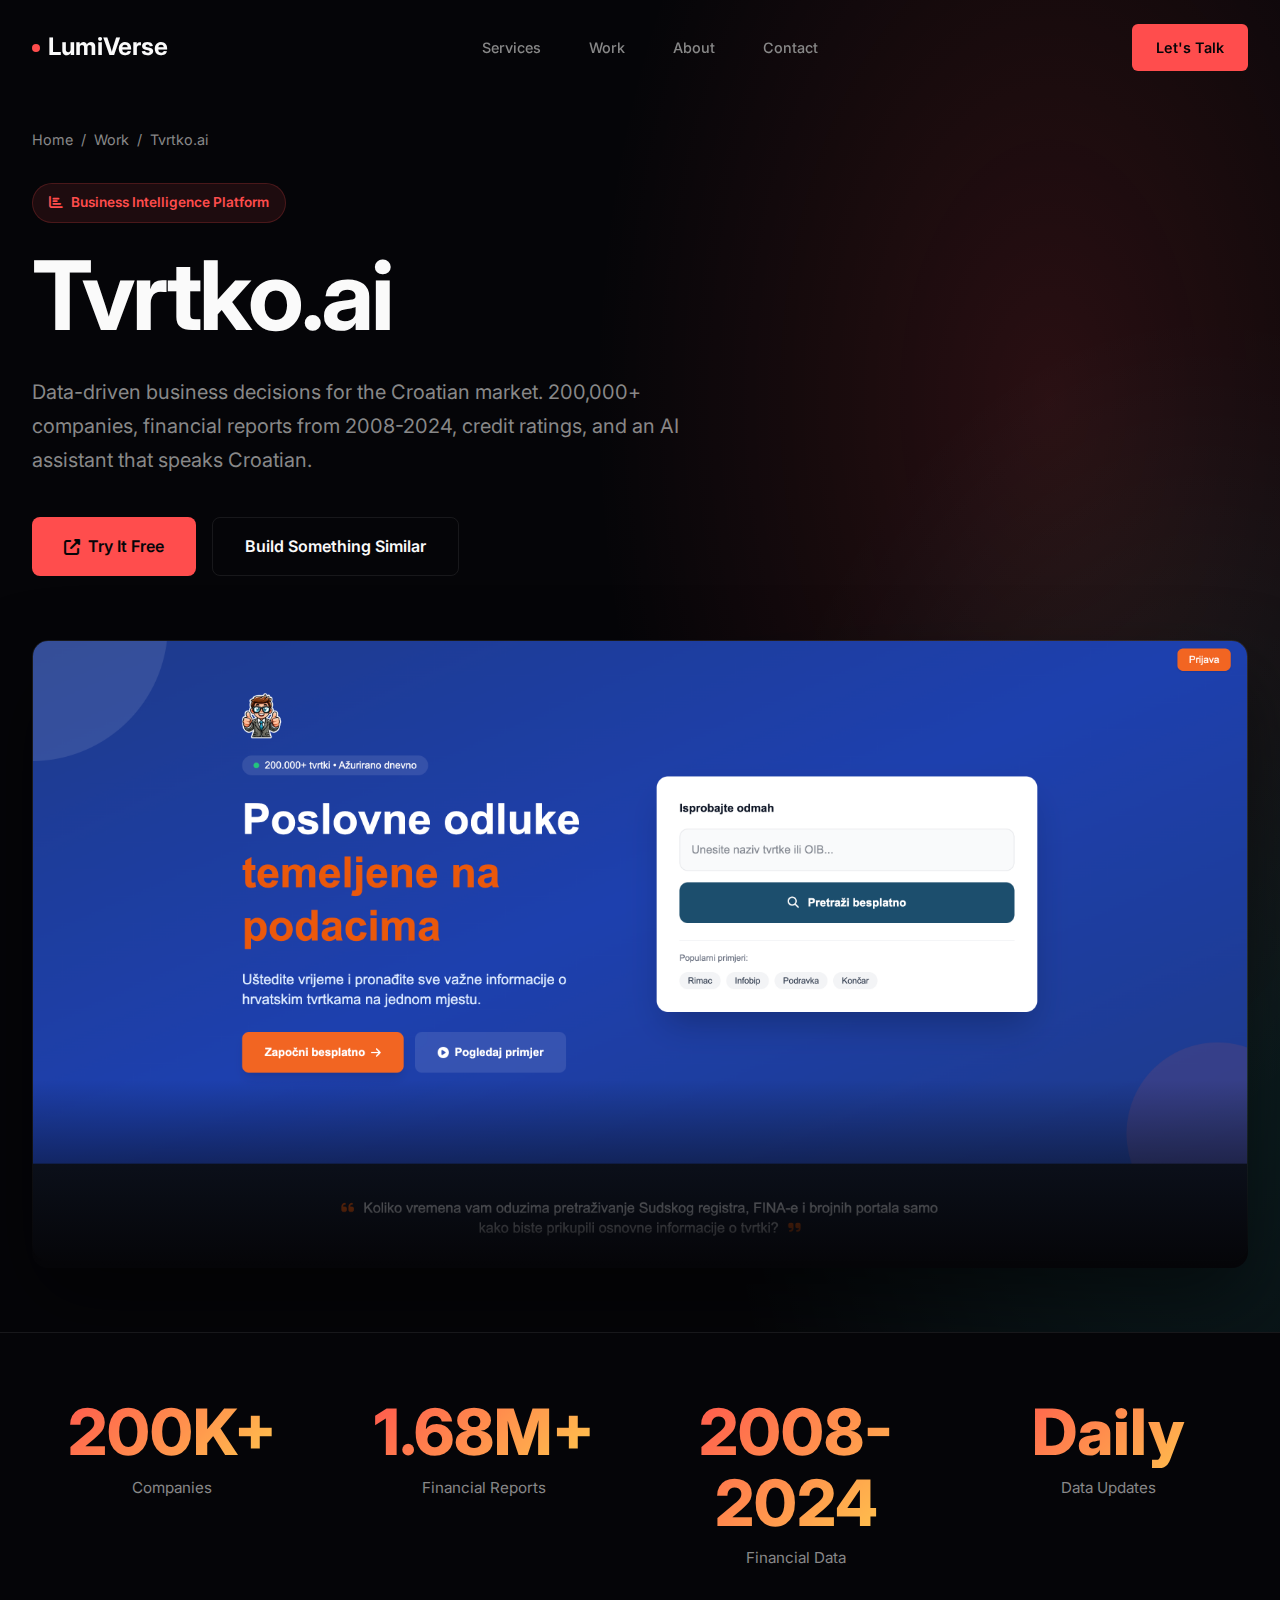
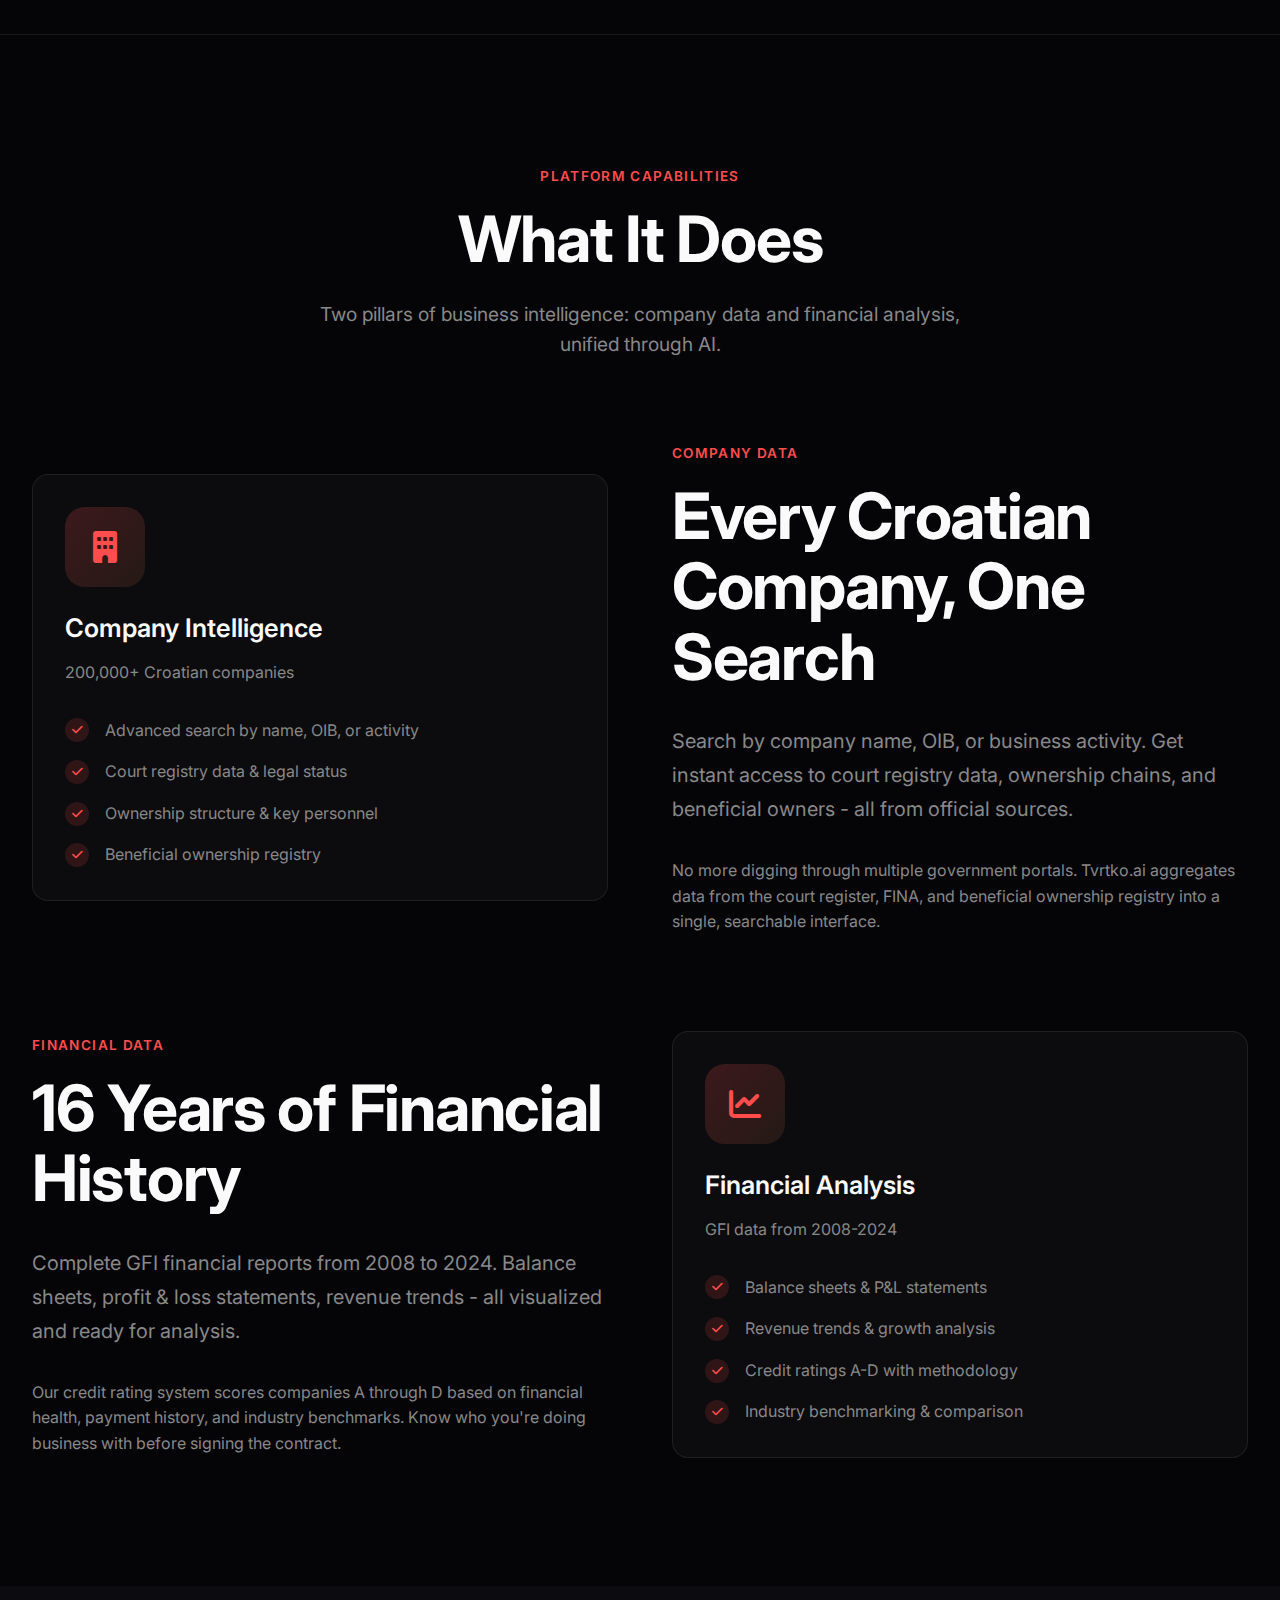
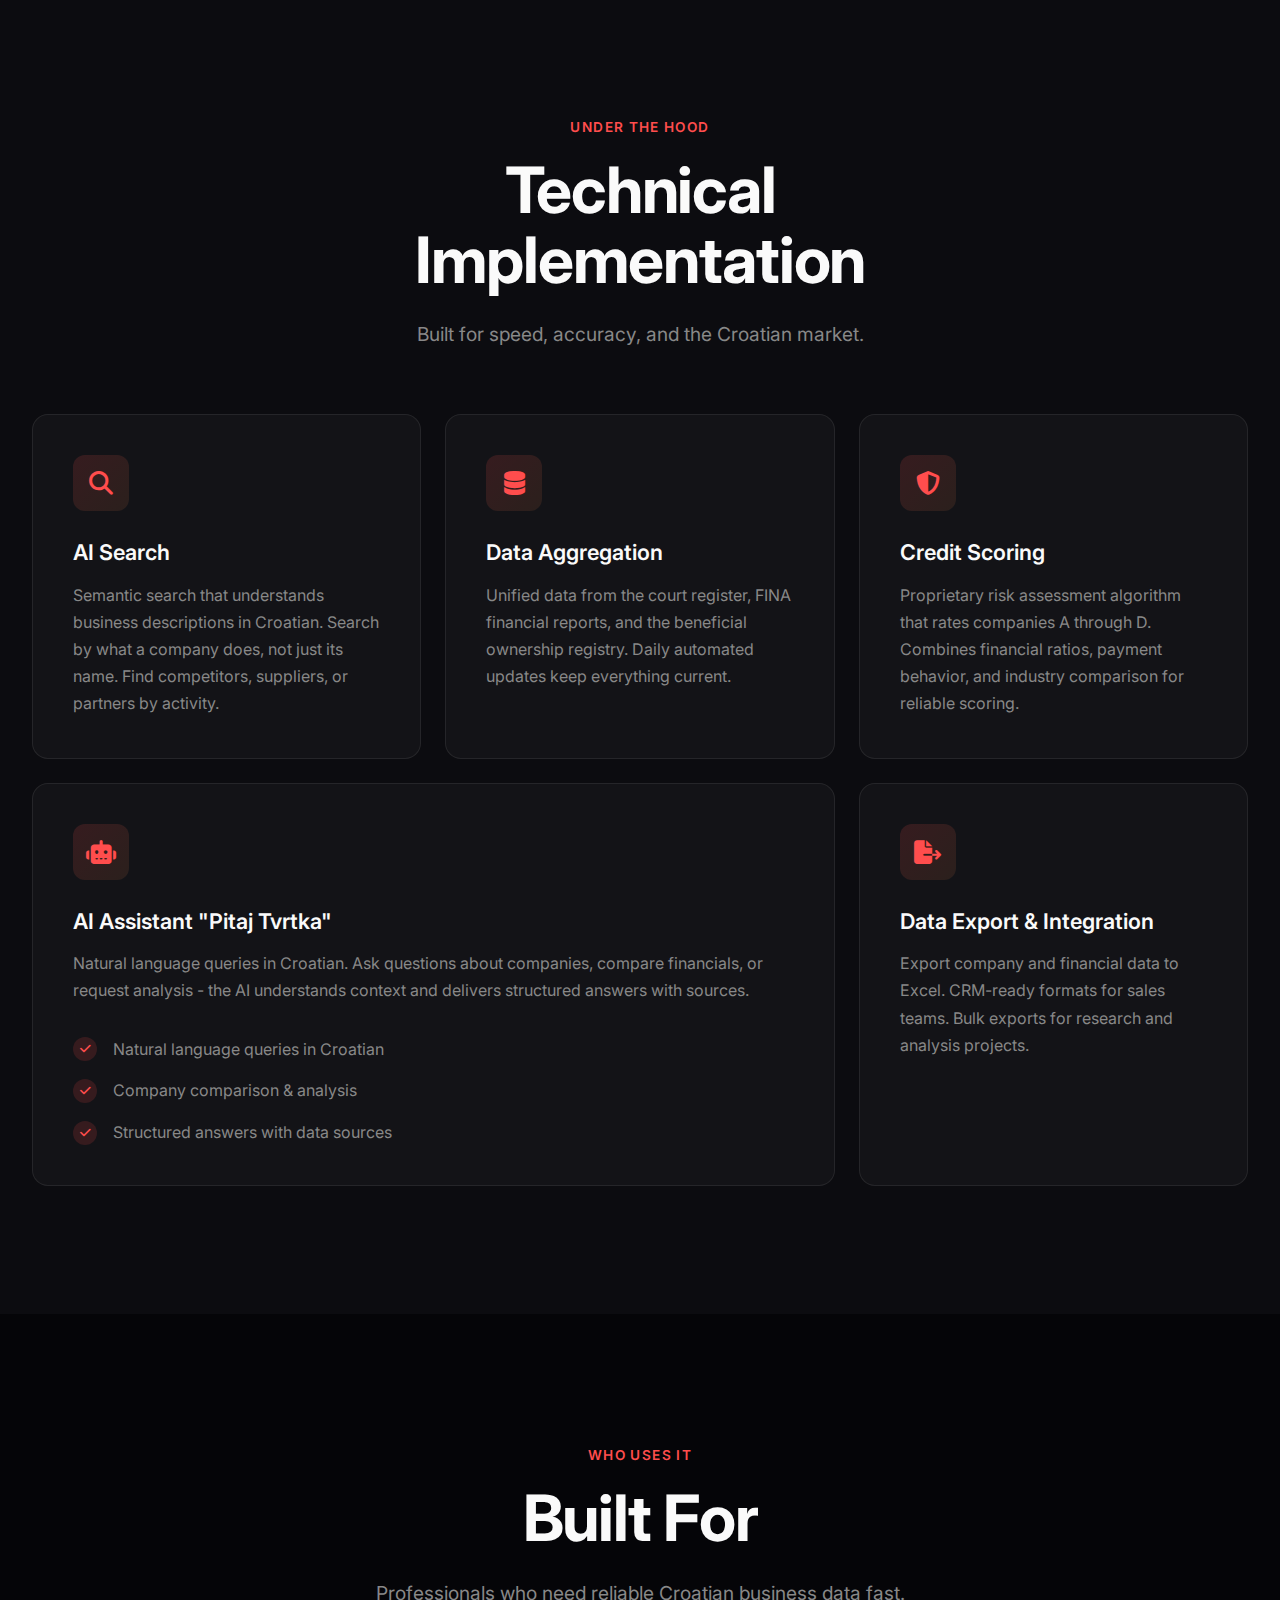
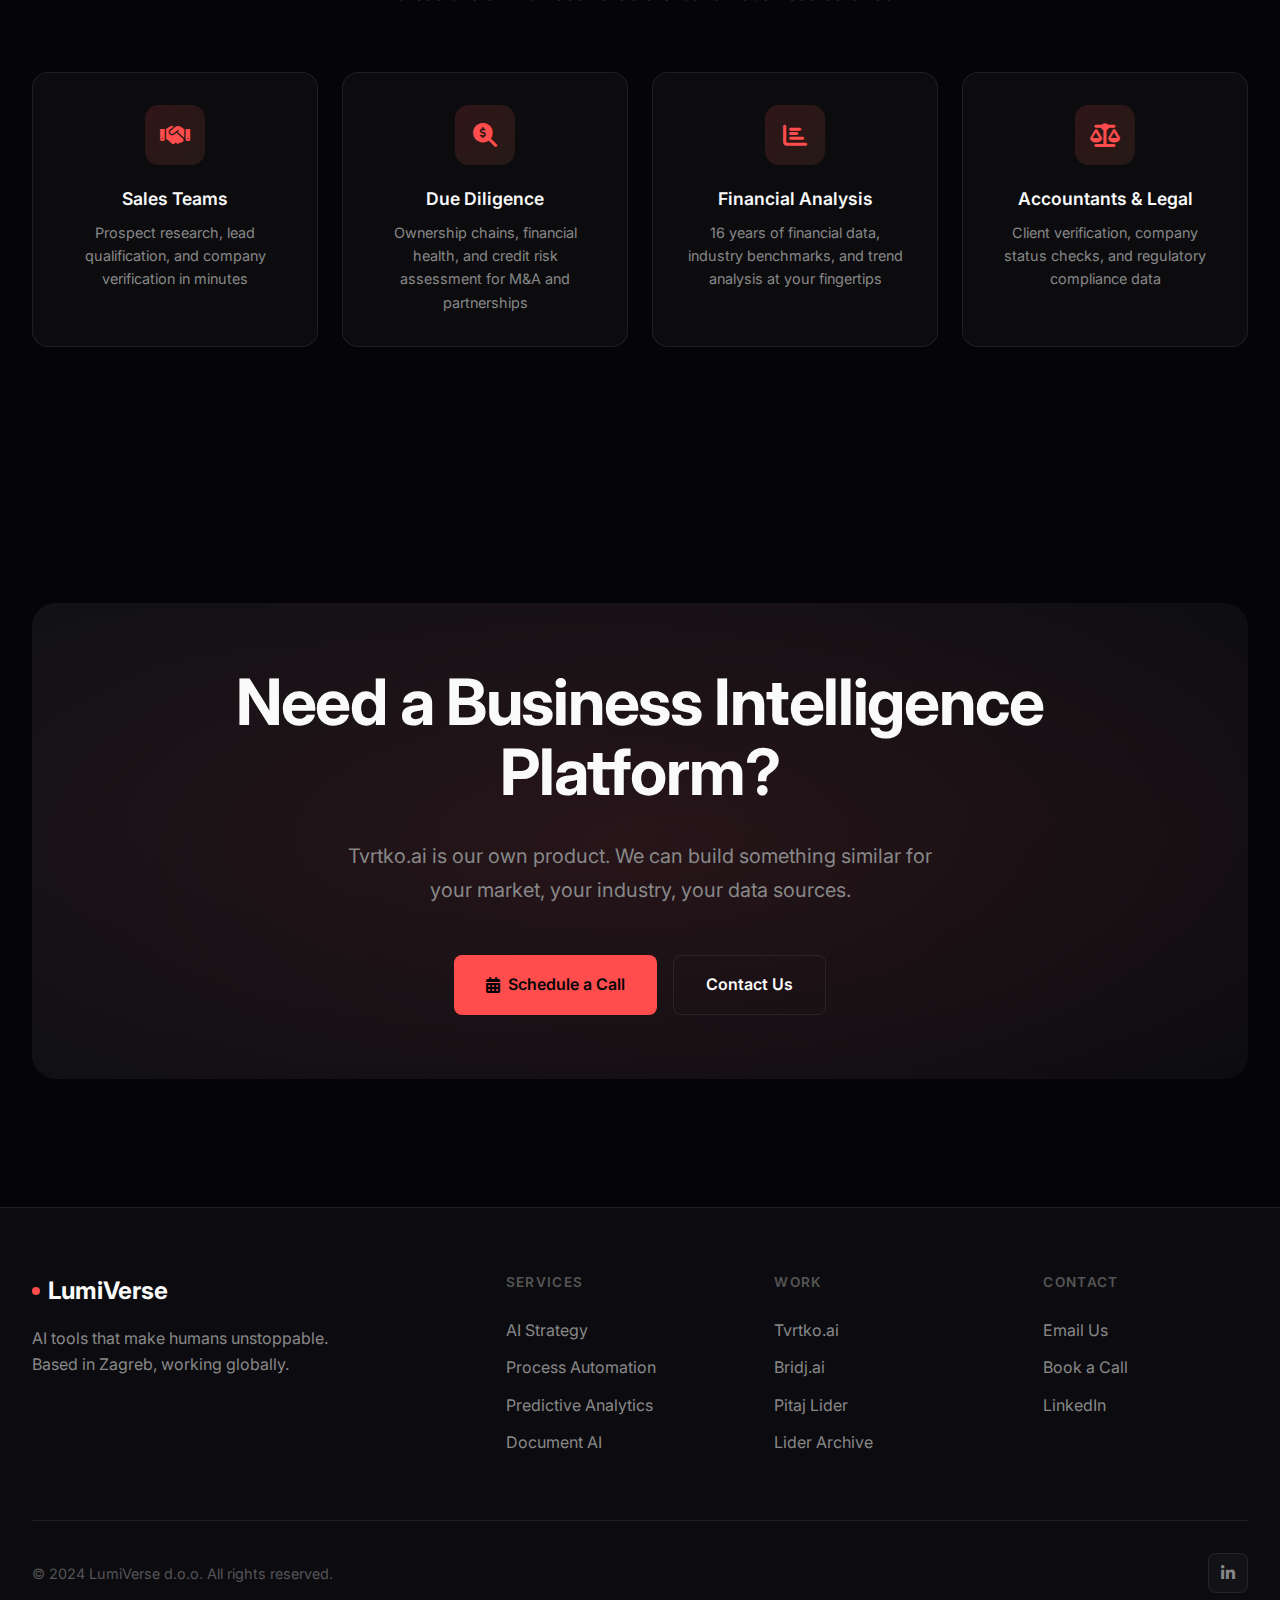
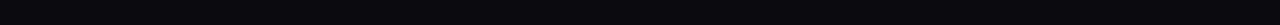
<file: tvrtko.html>
<!DOCTYPE html>
<html lang="en">
<head>
  <!-- Google tag (gtag.js) -->
  <script async src="https://www.googletagmanager.com/gtag/js?id=G-KDSBK2G9NS"></script>
  <script>
    window.dataLayer = window.dataLayer || [];
    function gtag() { dataLayer.push(arguments); }
    gtag("js", new Date());
    gtag("config", "G-KDSBK2G9NS");
  </script>

  <meta charset="UTF-8">
  <meta name="viewport" content="width=device-width, initial-scale=1.0">
  <title>Tvrtko.ai - Croatian Business Intelligence Platform | LumiVerse</title>
  <meta name="description" content="Croatian business intelligence platform with 200,000+ companies, financial data from 2008-2024, credit ratings, and an AI assistant. Data-driven decisions in seconds.">

  <link rel="stylesheet" href="styles.css">
  <link href="https://fonts.googleapis.com/css2?family=Inter:wght@400;500;600;700;800;900&display=swap" rel="stylesheet">
  <link rel="stylesheet" href="https://cdnjs.cloudflare.com/ajax/libs/font-awesome/6.4.0/css/all.min.css">

  <style>
    .case-study-hero {
      min-height: 80vh;
      display: flex;
      align-items: center;
      padding-top: 8rem;
      padding-bottom: 4rem;
      position: relative;
      overflow: hidden;
    }

    .case-study-hero::before {
      content: '';
      position: absolute;
      top: 0;
      right: 0;
      width: 60%;
      height: 100%;
      background: radial-gradient(ellipse at 70% 30%, rgba(255, 77, 77, 0.15), transparent 60%),
                  radial-gradient(ellipse at 90% 80%, rgba(77, 255, 255, 0.1), transparent 50%);
      pointer-events: none;
    }

    .case-study-tag {
      display: inline-flex;
      align-items: center;
      gap: 0.5rem;
      padding: 0.5rem 1rem;
      background: rgba(255, 77, 77, 0.1);
      border: 1px solid rgba(255, 77, 77, 0.2);
      border-radius: 100px;
      color: var(--accent);
      font-size: 0.85rem;
      font-weight: 600;
      margin-bottom: 1.5rem;
    }

    .hero-image-showcase {
      margin-top: 4rem;
      position: relative;
    }

    .hero-image-showcase img {
      width: 100%;
      border-radius: 16px;
      border: 1px solid var(--glass-border);
      box-shadow: 0 40px 80px rgba(0, 0, 0, 0.5);
    }

    .hero-image-overlay {
      position: absolute;
      inset: 0;
      background: linear-gradient(to top, var(--bg-primary), transparent 30%);
      border-radius: 16px;
      pointer-events: none;
    }

    .stats-section {
      padding: 4rem 0;
      border-top: 1px solid var(--glass-border);
      border-bottom: 1px solid var(--glass-border);
    }

    .stats-container {
      display: grid;
      grid-template-columns: repeat(4, 1fr);
      gap: 2rem;
    }

    .stat-block {
      text-align: center;
    }

    .stat-value {
      font-size: clamp(2.5rem, 5vw, 4rem);
      font-weight: 800;
      background: var(--gradient-accent);
      -webkit-background-clip: text;
      background-clip: text;
      color: transparent;
      line-height: 1.1;
    }

    .stat-label {
      color: var(--text-secondary);
      font-size: 0.95rem;
      margin-top: 0.5rem;
    }

    .feature-showcase {
      display: grid;
      grid-template-columns: 1fr 1fr;
      gap: 4rem;
      align-items: center;
    }

    .feature-showcase-reverse {
      direction: rtl;
    }

    .feature-showcase-reverse > * {
      direction: ltr;
    }

    .feature-visual {
      position: relative;
    }

    .feature-visual-card {
      background: var(--glass);
      border: 1px solid var(--glass-border);
      border-radius: 16px;
      padding: 2rem;
      position: relative;
    }

    .feature-visual-icon {
      width: 80px;
      height: 80px;
      background: linear-gradient(135deg, rgba(255, 77, 77, 0.2), rgba(255, 143, 77, 0.1));
      border-radius: 20px;
      display: flex;
      align-items: center;
      justify-content: center;
      font-size: 2rem;
      color: var(--accent);
      margin-bottom: 1.5rem;
    }

    .use-case-grid {
      display: grid;
      grid-template-columns: repeat(4, 1fr);
      gap: 1.5rem;
    }

    .use-case-card {
      background: var(--glass);
      border: 1px solid var(--glass-border);
      border-radius: 16px;
      padding: 2rem;
      text-align: center;
      transition: all 0.3s ease;
    }

    .use-case-card:hover {
      transform: translateY(-5px);
      border-color: rgba(255, 77, 77, 0.3);
    }

    .use-case-icon {
      width: 60px;
      height: 60px;
      background: linear-gradient(135deg, rgba(255, 77, 77, 0.15), rgba(255, 143, 77, 0.1));
      border-radius: 14px;
      display: flex;
      align-items: center;
      justify-content: center;
      font-size: 1.5rem;
      color: var(--accent);
      margin: 0 auto 1.25rem;
    }

    .use-case-title {
      font-size: 1.1rem;
      font-weight: 600;
      margin-bottom: 0.5rem;
    }

    .use-case-text {
      color: var(--text-secondary);
      font-size: 0.9rem;
    }

    .cta-section {
      background: linear-gradient(135deg, var(--bg-tertiary), var(--bg-secondary));
      border-radius: 24px;
      padding: 4rem;
      text-align: center;
      position: relative;
      overflow: hidden;
    }

    .cta-section::before {
      content: '';
      position: absolute;
      top: -50%;
      left: -50%;
      width: 200%;
      height: 200%;
      background: radial-gradient(ellipse at center, rgba(255, 77, 77, 0.1), transparent 50%);
      pointer-events: none;
    }

    @media (max-width: 1024px) {
      .stats-container {
        grid-template-columns: repeat(2, 1fr);
      }

      .feature-showcase {
        grid-template-columns: 1fr;
        gap: 2rem;
      }

      .feature-showcase-reverse {
        direction: ltr;
      }

      .use-case-grid {
        grid-template-columns: repeat(2, 1fr);
      }
    }

    @media (max-width: 640px) {
      .stats-container {
        grid-template-columns: 1fr;
      }

      .use-case-grid {
        grid-template-columns: 1fr;
      }

      .cta-section {
        padding: 2.5rem 1.5rem;
      }
    }
  </style>
</head>
<body>

  <!-- Navigation -->
  <nav class="nav" id="nav">
    <div class="nav-inner">
      <a href="index.html" class="nav-logo">
        <span class="nav-logo-dot"></span>
        LumiVerse
      </a>
      <ul class="nav-links">
        <li><a href="index.html#services" class="nav-link">Services</a></li>
        <li><a href="index.html#work" class="nav-link">Work</a></li>
        <li><a href="index.html#about" class="nav-link">About</a></li>
        <li><a href="index.html#contact" class="nav-link">Contact</a></li>
      </ul>
      <a href="index.html#contact" class="nav-cta">Let's Talk</a>
      <button class="nav-toggle" id="navToggle" aria-label="Toggle menu">
        <i class="fas fa-bars"></i>
      </button>
    </div>
  </nav>

  <!-- Mobile Navigation -->
  <div class="mobile-nav" id="mobileNav">
    <a href="index.html#services" class="mobile-nav-link">Services</a>
    <a href="index.html#work" class="mobile-nav-link">Work</a>
    <a href="index.html#about" class="mobile-nav-link">About</a>
    <a href="index.html#contact" class="mobile-nav-link">Contact</a>
  </div>

  <!-- Hero Section -->
  <section class="case-study-hero">
    <div class="container">
      <div class="breadcrumb">
        <a href="index.html">Home</a>
        <span>/</span>
        <a href="index.html#work">Work</a>
        <span>/</span>
        <span>Tvrtko.ai</span>
      </div>

      <div class="case-study-tag">
        <i class="fas fa-chart-bar"></i>
        Business Intelligence Platform
      </div>

      <h1 class="display-lg mb-4">Tvrtko.ai</h1>
      <p class="body-lg text-secondary" style="max-width: 700px;">
        Data-driven business decisions for the Croatian market. 200,000+ companies, financial reports from 2008-2024, credit ratings, and an AI assistant that speaks Croatian.
      </p>

      <div style="display: flex; gap: 1rem; margin-top: 2.5rem; flex-wrap: wrap;">
        <a href="https://tvrtko.ai" target="_blank" class="btn btn-primary">
          <i class="fas fa-external-link-alt"></i>
          Try It Free
        </a>
        <a href="index.html#contact" class="btn btn-secondary">
          Build Something Similar
        </a>
      </div>

      <div class="hero-image-showcase">
        <img src="images/tvrtko-ai-landing.png" alt="Tvrtko.ai business intelligence platform showing company search and financial data analysis">
        <div class="hero-image-overlay"></div>
      </div>
    </div>
  </section>

  <!-- Stats Section -->
  <section class="stats-section">
    <div class="container">
      <div class="stats-container">
        <div class="stat-block">
          <div class="stat-value">200K+</div>
          <div class="stat-label">Companies</div>
        </div>
        <div class="stat-block">
          <div class="stat-value">1.68M+</div>
          <div class="stat-label">Financial Reports</div>
        </div>
        <div class="stat-block">
          <div class="stat-value">2008-2024</div>
          <div class="stat-label">Financial Data</div>
        </div>
        <div class="stat-block">
          <div class="stat-value">Daily</div>
          <div class="stat-label">Data Updates</div>
        </div>
      </div>
    </div>
  </section>

  <!-- Features Section -->
  <section class="section">
    <div class="container">
      <div class="section-header text-center" style="max-width: 700px; margin: 0 auto 5rem;">
        <span class="section-label">Platform Capabilities</span>
        <h2 class="display-md section-title">What It Does</h2>
        <p class="section-description" style="max-width: 100%;">
          Two pillars of business intelligence: company data and financial analysis, unified through AI.
        </p>
      </div>

      <!-- Feature 1: Company Intelligence -->
      <div class="feature-showcase mb-6">
        <div class="feature-visual">
          <div class="feature-visual-card">
            <div class="feature-visual-icon">
              <i class="fas fa-building"></i>
            </div>
            <h3 class="heading-md mb-2">Company Intelligence</h3>
            <p class="text-secondary mb-4">200,000+ Croatian companies</p>
            <ul class="feature-list">
              <li class="feature-list-item">
                <span class="feature-list-icon"><i class="fas fa-check"></i></span>
                Advanced search by name, OIB, or activity
              </li>
              <li class="feature-list-item">
                <span class="feature-list-icon"><i class="fas fa-check"></i></span>
                Court registry data & legal status
              </li>
              <li class="feature-list-item">
                <span class="feature-list-icon"><i class="fas fa-check"></i></span>
                Ownership structure & key personnel
              </li>
              <li class="feature-list-item">
                <span class="feature-list-icon"><i class="fas fa-check"></i></span>
                Beneficial ownership registry
              </li>
            </ul>
          </div>
        </div>
        <div>
          <span class="section-label">Company Data</span>
          <h3 class="display-md mb-4">Every Croatian Company, One Search</h3>
          <p class="body-lg text-secondary mb-4">
            Search by company name, OIB, or business activity. Get instant access to court registry data, ownership chains, and beneficial owners - all from official sources.
          </p>
          <p class="text-secondary">
            No more digging through multiple government portals. Tvrtko.ai aggregates data from the court register, FINA, and beneficial ownership registry into a single, searchable interface.
          </p>
        </div>
      </div>

      <!-- Feature 2: Financial Analysis -->
      <div class="feature-showcase feature-showcase-reverse" style="margin-top: 6rem;">
        <div class="feature-visual">
          <div class="feature-visual-card">
            <div class="feature-visual-icon">
              <i class="fas fa-chart-line"></i>
            </div>
            <h3 class="heading-md mb-2">Financial Analysis</h3>
            <p class="text-secondary mb-4">GFI data from 2008-2024</p>
            <ul class="feature-list">
              <li class="feature-list-item">
                <span class="feature-list-icon"><i class="fas fa-check"></i></span>
                Balance sheets & P&L statements
              </li>
              <li class="feature-list-item">
                <span class="feature-list-icon"><i class="fas fa-check"></i></span>
                Revenue trends & growth analysis
              </li>
              <li class="feature-list-item">
                <span class="feature-list-icon"><i class="fas fa-check"></i></span>
                Credit ratings A-D with methodology
              </li>
              <li class="feature-list-item">
                <span class="feature-list-icon"><i class="fas fa-check"></i></span>
                Industry benchmarking & comparison
              </li>
            </ul>
          </div>
        </div>
        <div>
          <span class="section-label">Financial Data</span>
          <h3 class="display-md mb-4">16 Years of Financial History</h3>
          <p class="body-lg text-secondary mb-4">
            Complete GFI financial reports from 2008 to 2024. Balance sheets, profit & loss statements, revenue trends - all visualized and ready for analysis.
          </p>
          <p class="text-secondary">
            Our credit rating system scores companies A through D based on financial health, payment history, and industry benchmarks. Know who you're doing business with before signing the contract.
          </p>
        </div>
      </div>
    </div>
  </section>

  <!-- Technical Implementation -->
  <section class="section section-dark">
    <div class="container">
      <div class="section-header text-center" style="max-width: 700px; margin: 0 auto 4rem;">
        <span class="section-label">Under the Hood</span>
        <h2 class="display-md section-title">Technical Implementation</h2>
        <p class="section-description" style="max-width: 100%;">
          Built for speed, accuracy, and the Croatian market.
        </p>
      </div>

      <div class="bento-grid">
        <div class="bento-card">
          <div class="bento-icon">
            <i class="fas fa-search"></i>
          </div>
          <h3 class="bento-title">AI Search</h3>
          <p class="bento-text">
            Semantic search that understands business descriptions in Croatian. Search by what a company does, not just its name. Find competitors, suppliers, or partners by activity.
          </p>
        </div>

        <div class="bento-card">
          <div class="bento-icon">
            <i class="fas fa-database"></i>
          </div>
          <h3 class="bento-title">Data Aggregation</h3>
          <p class="bento-text">
            Unified data from the court register, FINA financial reports, and the beneficial ownership registry. Daily automated updates keep everything current.
          </p>
        </div>

        <div class="bento-card">
          <div class="bento-icon">
            <i class="fas fa-shield-alt"></i>
          </div>
          <h3 class="bento-title">Credit Scoring</h3>
          <p class="bento-text">
            Proprietary risk assessment algorithm that rates companies A through D. Combines financial ratios, payment behavior, and industry comparison for reliable scoring.
          </p>
        </div>

        <div class="bento-card bento-card-lg">
          <div class="bento-icon">
            <i class="fas fa-robot"></i>
          </div>
          <h3 class="bento-title">AI Assistant "Pitaj Tvrtka"</h3>
          <p class="bento-text">
            Natural language queries in Croatian. Ask questions about companies, compare financials, or request analysis - the AI understands context and delivers structured answers with sources.
          </p>
          <ul class="feature-list mt-4">
            <li class="feature-list-item">
              <span class="feature-list-icon"><i class="fas fa-check"></i></span>
              Natural language queries in Croatian
            </li>
            <li class="feature-list-item">
              <span class="feature-list-icon"><i class="fas fa-check"></i></span>
              Company comparison & analysis
            </li>
            <li class="feature-list-item">
              <span class="feature-list-icon"><i class="fas fa-check"></i></span>
              Structured answers with data sources
            </li>
          </ul>
        </div>

        <div class="bento-card">
          <div class="bento-icon">
            <i class="fas fa-file-export"></i>
          </div>
          <h3 class="bento-title">Data Export & Integration</h3>
          <p class="bento-text">
            Export company and financial data to Excel. CRM-ready formats for sales teams. Bulk exports for research and analysis projects.
          </p>
        </div>
      </div>
    </div>
  </section>

  <!-- Use Cases Section -->
  <section class="section">
    <div class="container">
      <div class="section-header text-center" style="max-width: 700px; margin: 0 auto 4rem;">
        <span class="section-label">Who Uses It</span>
        <h2 class="display-md section-title">Built For</h2>
        <p class="section-description" style="max-width: 100%;">
          Professionals who need reliable Croatian business data fast.
        </p>
      </div>

      <div class="use-case-grid">
        <div class="use-case-card">
          <div class="use-case-icon">
            <i class="fas fa-handshake"></i>
          </div>
          <h3 class="use-case-title">Sales Teams</h3>
          <p class="use-case-text">Prospect research, lead qualification, and company verification in minutes</p>
        </div>

        <div class="use-case-card">
          <div class="use-case-icon">
            <i class="fas fa-search-dollar"></i>
          </div>
          <h3 class="use-case-title">Due Diligence</h3>
          <p class="use-case-text">Ownership chains, financial health, and credit risk assessment for M&A and partnerships</p>
        </div>

        <div class="use-case-card">
          <div class="use-case-icon">
            <i class="fas fa-chart-bar"></i>
          </div>
          <h3 class="use-case-title">Financial Analysis</h3>
          <p class="use-case-text">16 years of financial data, industry benchmarks, and trend analysis at your fingertips</p>
        </div>

        <div class="use-case-card">
          <div class="use-case-icon">
            <i class="fas fa-balance-scale"></i>
          </div>
          <h3 class="use-case-title">Accountants & Legal</h3>
          <p class="use-case-text">Client verification, company status checks, and regulatory compliance data</p>
        </div>
      </div>
    </div>
  </section>

  <!-- CTA Section -->
  <section class="section">
    <div class="container">
      <div class="cta-section">
        <h2 class="display-md mb-4" style="position: relative; z-index: 1;">Need a Business Intelligence Platform?</h2>
        <p class="body-lg text-secondary mb-5" style="max-width: 600px; margin-left: auto; margin-right: auto; position: relative; z-index: 1;">
          Tvrtko.ai is our own product. We can build something similar for your market, your industry, your data sources.
        </p>
        <div style="display: flex; gap: 1rem; justify-content: center; flex-wrap: wrap; position: relative; z-index: 1;">
          <a href="https://calendly.com/tihomirjauk/30min" target="_blank" class="btn btn-primary">
            <i class="fas fa-calendar-alt"></i>
            Schedule a Call
          </a>
          <a href="index.html#contact" class="btn btn-secondary">
            Contact Us
          </a>
        </div>
      </div>
    </div>
  </section>

  <!-- Footer -->
  <footer class="footer">
    <div class="container">
      <div class="footer-grid">
        <div class="footer-brand">
          <a href="index.html" class="nav-logo">
            <span class="nav-logo-dot"></span>
            LumiVerse
          </a>
          <p>
            AI tools that make humans unstoppable. Based in Zagreb, working globally.
          </p>
        </div>

        <div>
          <h4 class="footer-title">Services</h4>
          <ul class="footer-links">
            <li><a href="index.html#services" class="footer-link">AI Strategy</a></li>
            <li><a href="index.html#services" class="footer-link">Process Automation</a></li>
            <li><a href="index.html#services" class="footer-link">Predictive Analytics</a></li>
            <li><a href="index.html#services" class="footer-link">Document AI</a></li>
          </ul>
        </div>

        <div>
          <h4 class="footer-title">Work</h4>
          <ul class="footer-links">
            <li><a href="tvrtko.html" class="footer-link">Tvrtko.ai</a></li>
            <li><a href="bridj.html" class="footer-link">Bridj.ai</a></li>
            <li><a href="pitaj-lider.html" class="footer-link">Pitaj Lider</a></li>
            <li><a href="lider-pdf-archive.html" class="footer-link">Lider Archive</a></li>
          </ul>
        </div>

        <div>
          <h4 class="footer-title">Contact</h4>
          <ul class="footer-links">
            <li><a href="mailto:tihomir.jauk@lumiverse.hr" class="footer-link">Email Us</a></li>
            <li><a href="https://calendly.com/tihomirjauk/30min" target="_blank" class="footer-link">Book a Call</a></li>
            <li><a href="https://www.linkedin.com/company/lumiversehr" target="_blank" class="footer-link">LinkedIn</a></li>
          </ul>
        </div>
      </div>

      <div class="footer-bottom">
        <p class="footer-copyright">
          &copy; 2024 LumiVerse d.o.o. All rights reserved.
        </p>
        <div class="footer-social">
          <a href="https://www.linkedin.com/company/lumiversehr" target="_blank" aria-label="LinkedIn">
            <i class="fab fa-linkedin-in"></i>
          </a>
        </div>
      </div>
    </div>
  </footer>

  <script>
    // Navigation scroll effect
    const nav = document.getElementById('nav');
    window.addEventListener('scroll', () => {
      if (window.scrollY > 50) {
        nav.classList.add('nav-scrolled');
      } else {
        nav.classList.remove('nav-scrolled');
      }
    });

    // Mobile navigation toggle
    const navToggle = document.getElementById('navToggle');
    const mobileNav = document.getElementById('mobileNav');

    navToggle.addEventListener('click', () => {
      mobileNav.classList.toggle('active');
      const icon = navToggle.querySelector('i');
      if (mobileNav.classList.contains('active')) {
        icon.classList.remove('fa-bars');
        icon.classList.add('fa-times');
      } else {
        icon.classList.remove('fa-times');
        icon.classList.add('fa-bars');
      }
    });

    document.querySelectorAll('.mobile-nav-link').forEach(link => {
      link.addEventListener('click', () => {
        mobileNav.classList.remove('active');
        const icon = navToggle.querySelector('i');
        icon.classList.remove('fa-times');
        icon.classList.add('fa-bars');
      });
    });
  </script>

</body>
</html>
</file>
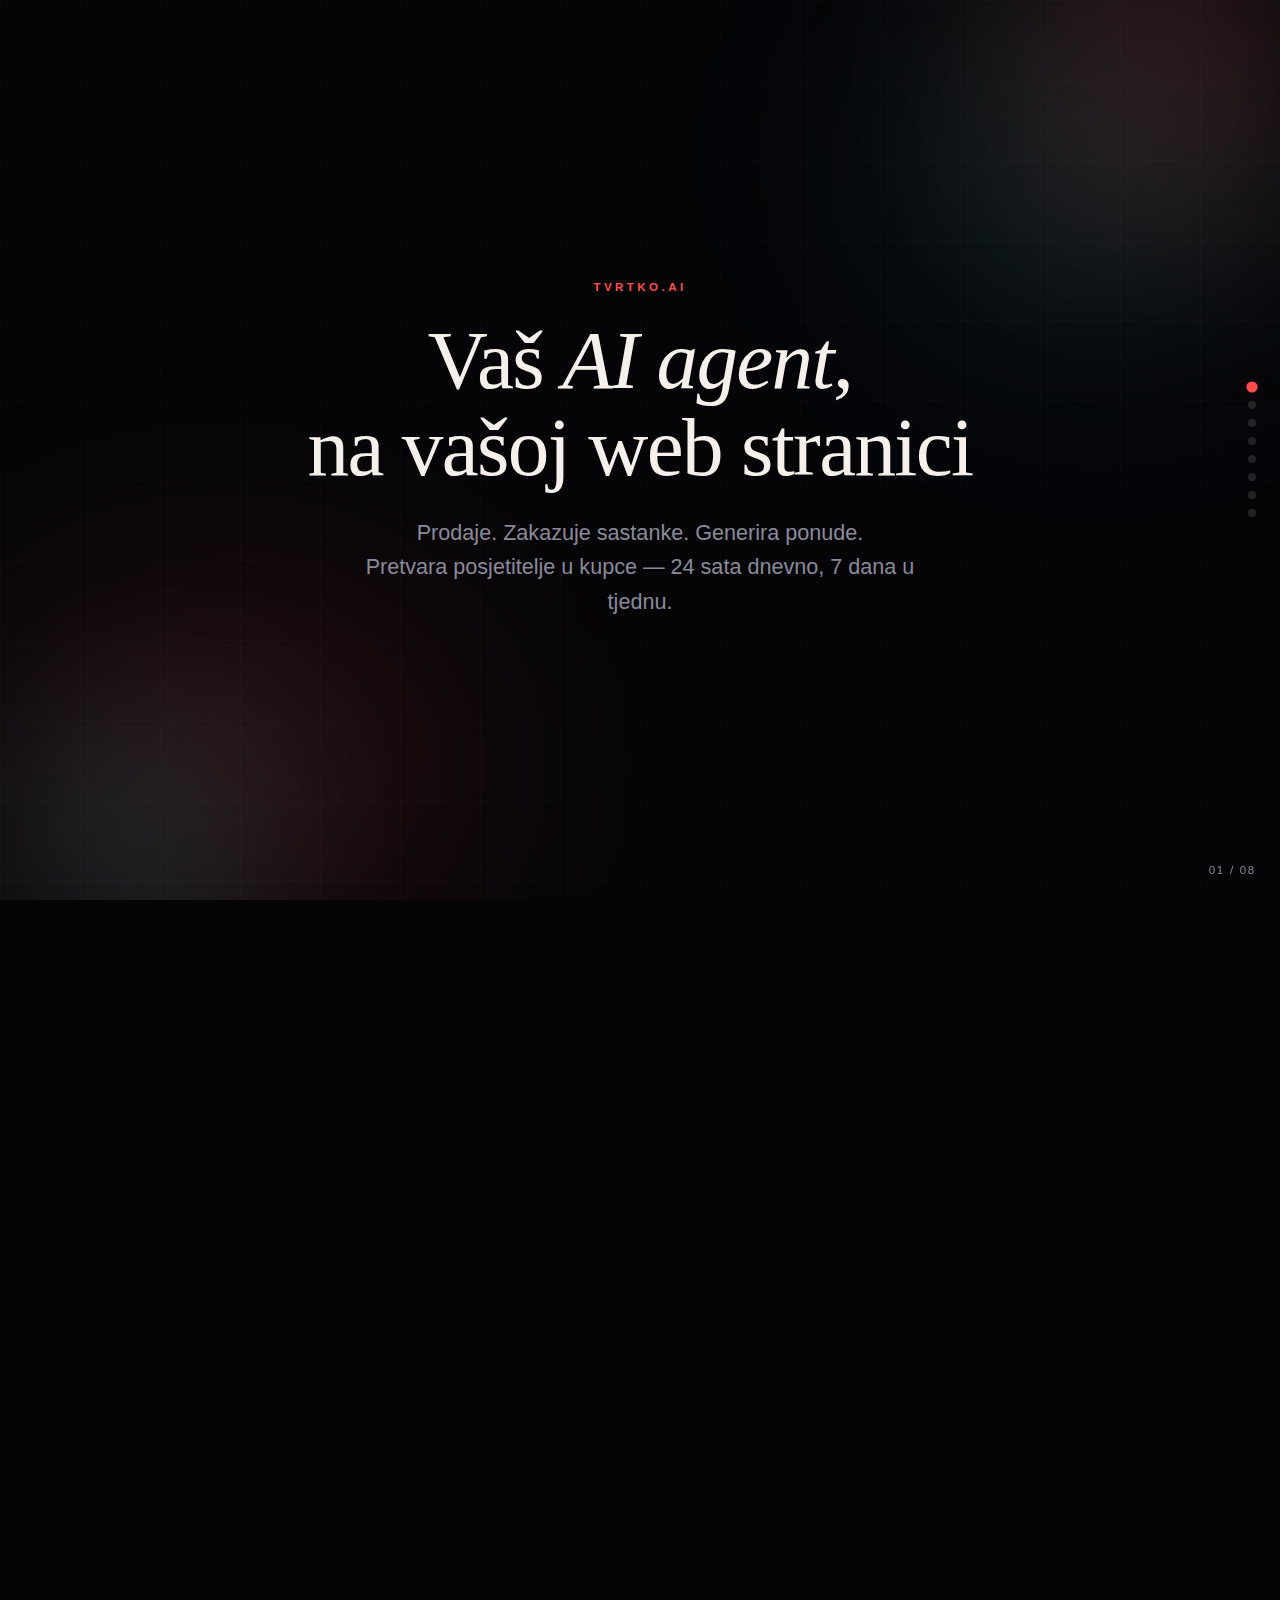
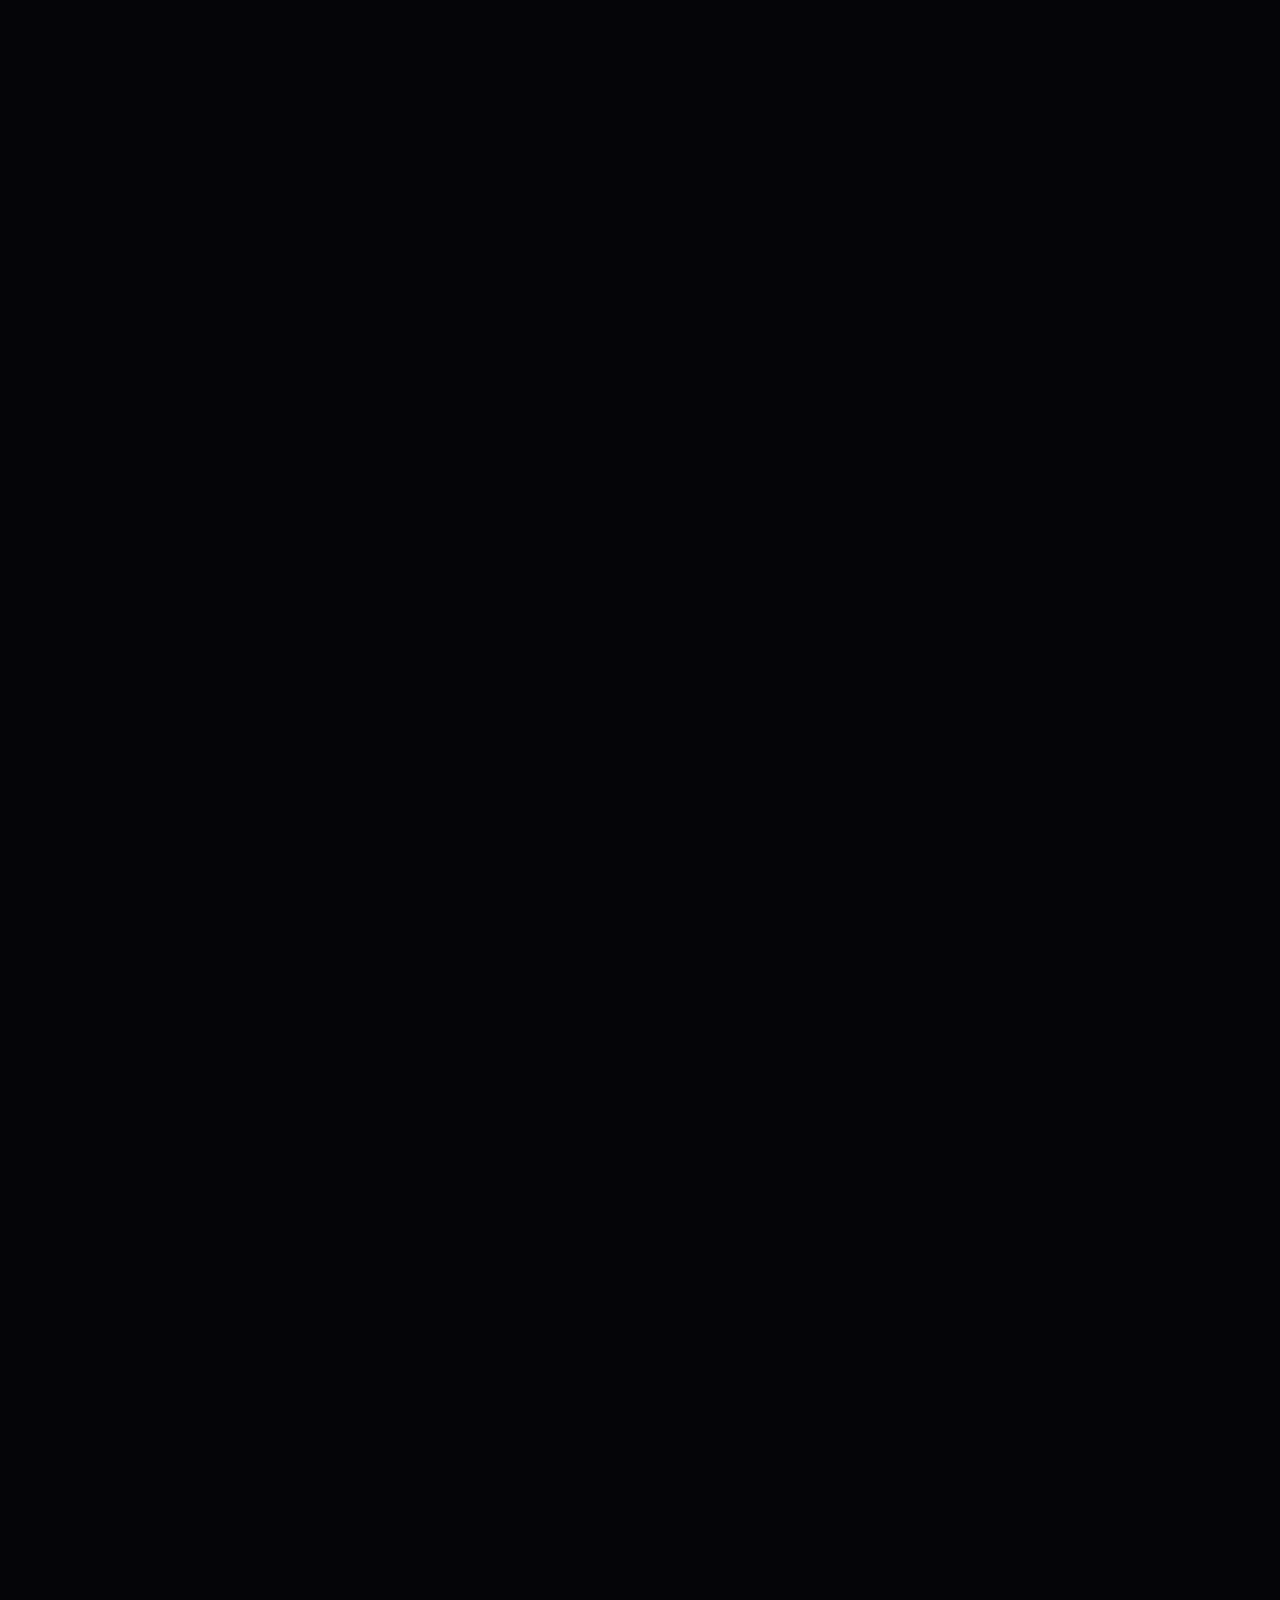
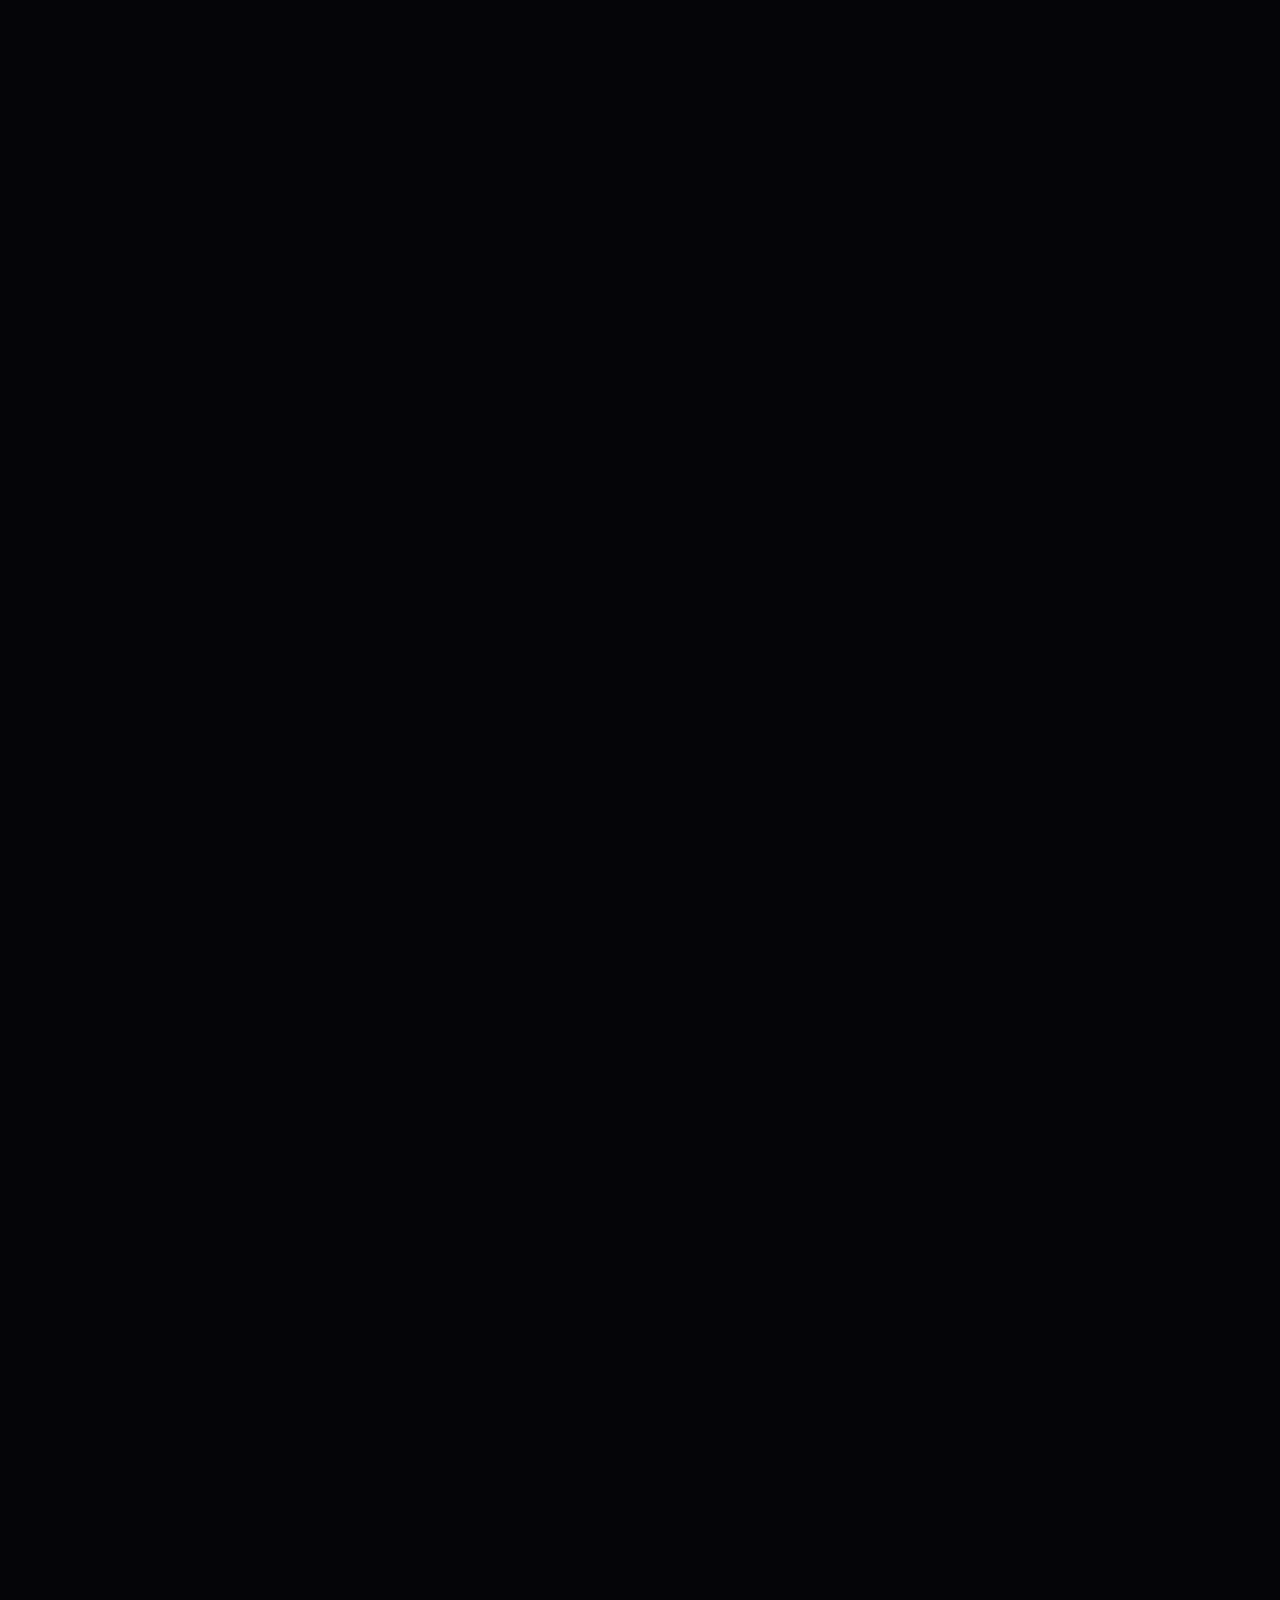
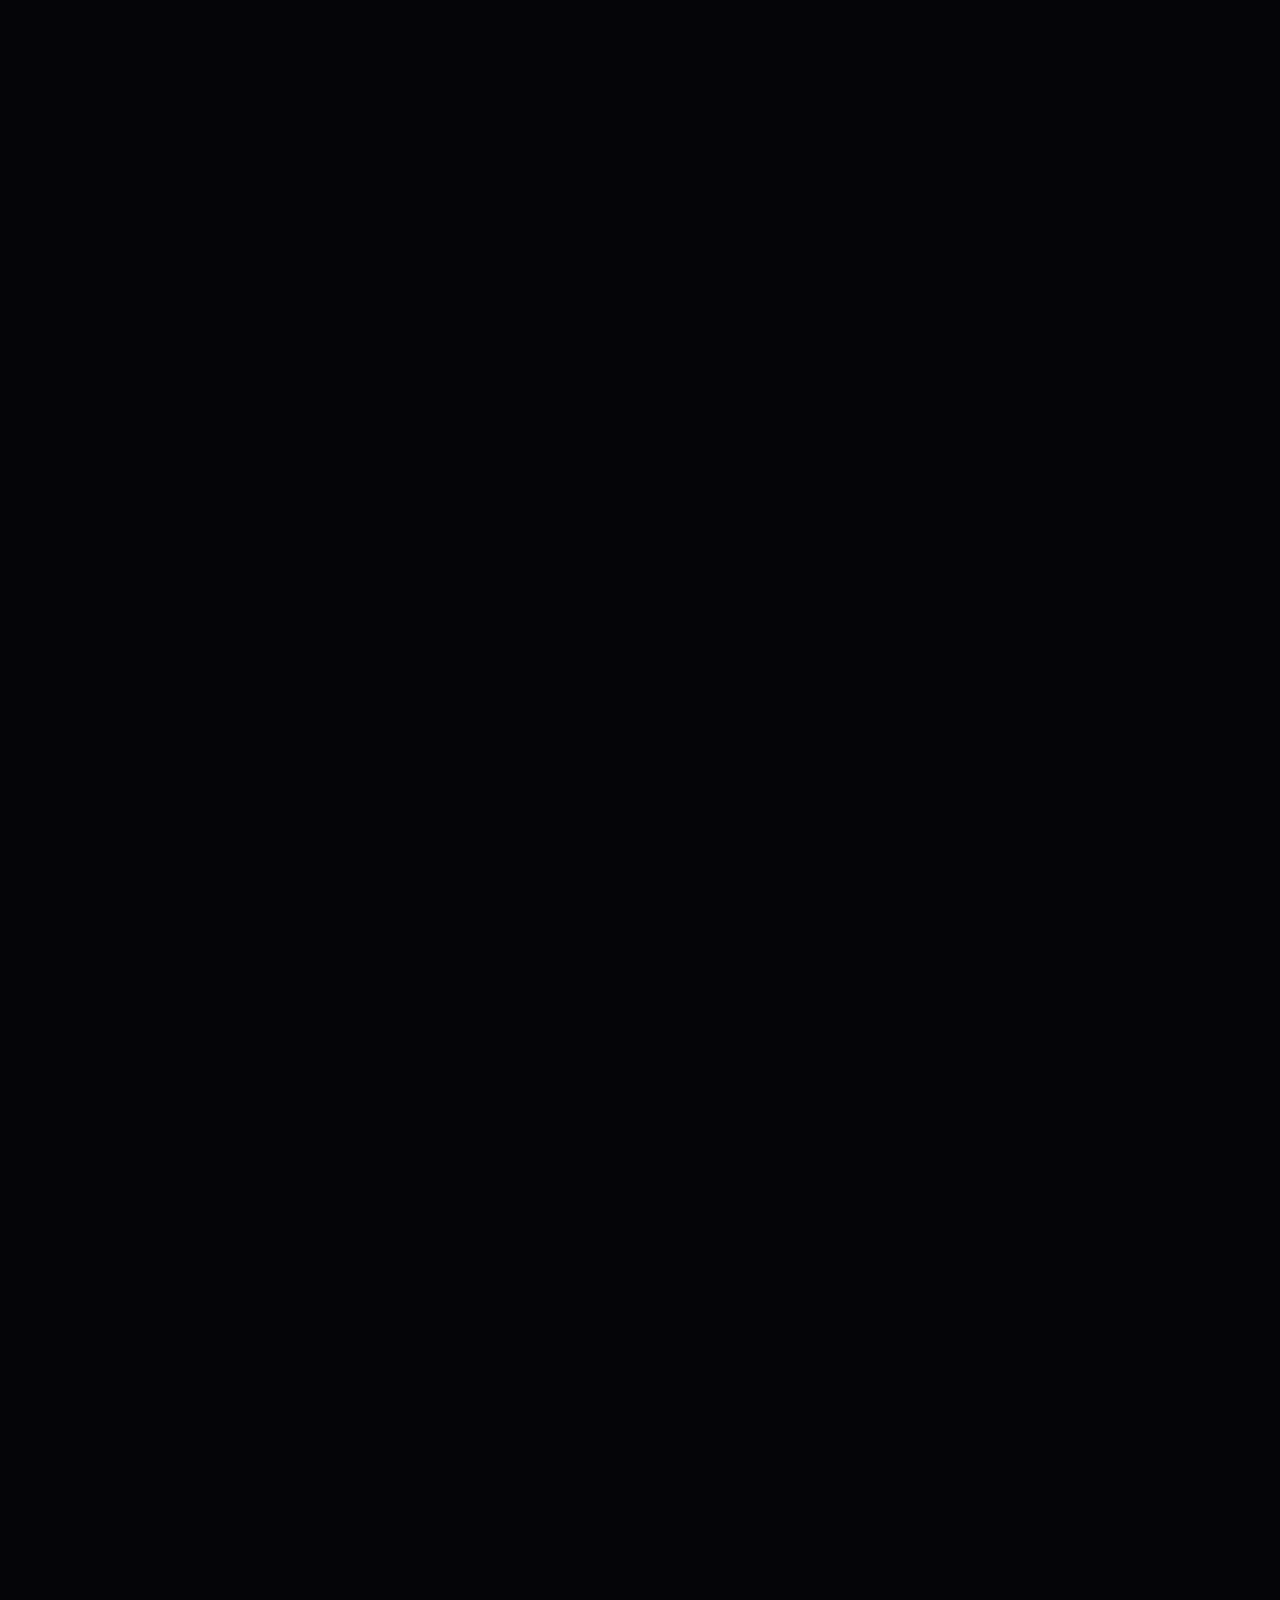
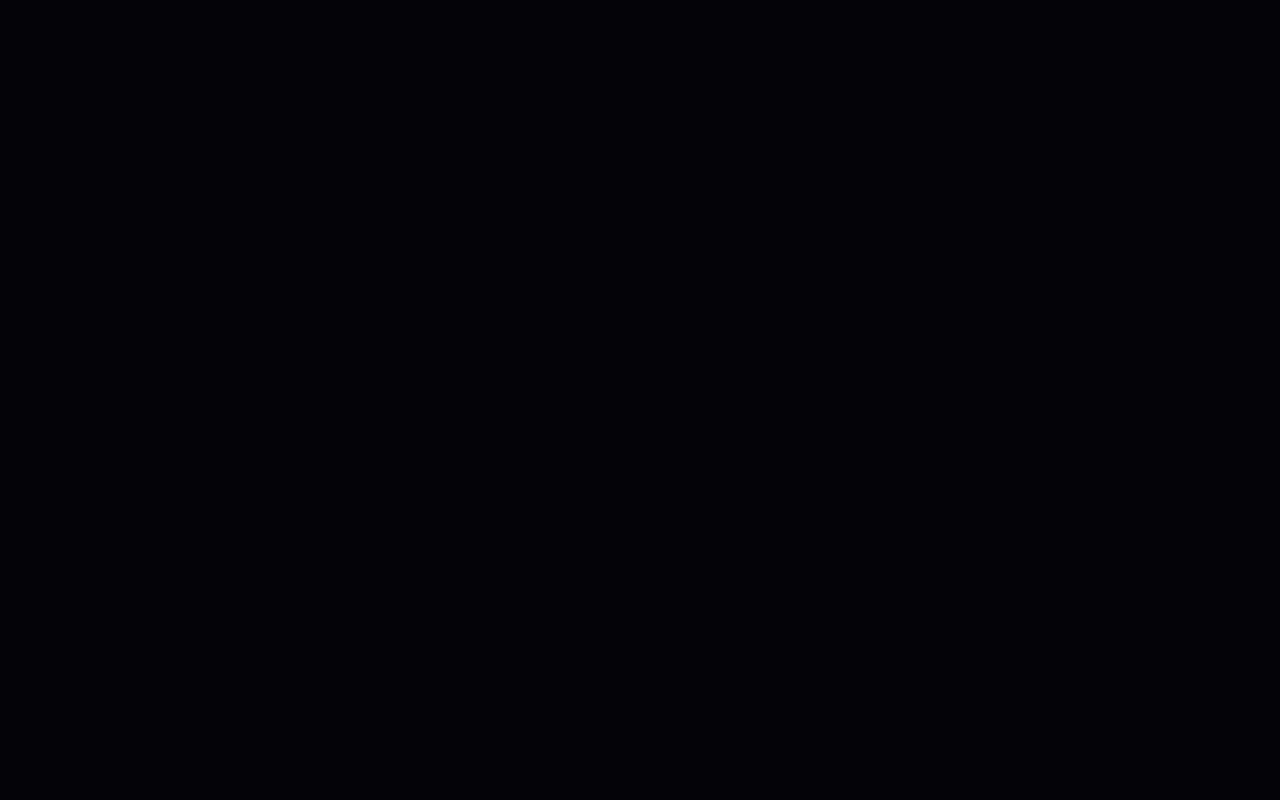
<file: decks/tvrtko-agents.html>
<!DOCTYPE html>
<html lang="hr">
<head>
    <meta charset="UTF-8">
    <meta name="viewport" content="width=device-width, initial-scale=1.0">
    <title>Tvrtko.ai — AI Agent za vašu web stranicu</title>

    <!-- Fonts: Instrument Serif for executive feel + Switzer for clean body -->
    <link href="https://api.fontshare.com/v2/css?f[]=instrument-serif@400,400-italic&f[]=switzer@400,500,600,700&display=swap" rel="stylesheet">

    <style>
        /* ===========================================
           CSS CUSTOM PROPERTIES
           Warm executive palette: deep navy + coral accent
           =========================================== */
        :root {
            --bg-primary: #050508;
            --bg-secondary: #0c0c14;
            --bg-card: rgba(255, 255, 255, 0.035);
            --bg-card-hover: rgba(255, 255, 255, 0.06);
            --text-primary: #eeeef2;
            --text-secondary: #8a8a9a;
            --coral: #FF4D4D;
            --cyan: #4DFFFF;
            --coral-glow: rgba(255, 77, 77, 0.2);
            --cyan-glow: rgba(77, 255, 255, 0.15);
            --warm-white: #f5f0eb;

            --font-display: 'Instrument Serif', serif;
            --font-body: 'Switzer', sans-serif;

            --title-size: clamp(2.2rem, 6.5vw, 5.5rem);
            --h2-size: clamp(1.5rem, 4vw, 3rem);
            --h3-size: clamp(1rem, 2vw, 1.5rem);
            --subtitle-size: clamp(0.95rem, 2vw, 1.35rem);
            --body-size: clamp(0.8rem, 1.3vw, 1.1rem);
            --small-size: clamp(0.65rem, 1vw, 0.85rem);
            --label-size: clamp(0.6rem, 0.9vw, 0.75rem);

            --slide-padding: clamp(1.5rem, 5vw, 5rem);
            --content-gap: clamp(1rem, 2.5vw, 2.5rem);
            --element-gap: clamp(0.25rem, 1vw, 1rem);

            --ease-out-expo: cubic-bezier(0.16, 1, 0.3, 1);
            --duration-normal: 0.7s;
        }

        /* ===========================================
           RESET & BASE
           =========================================== */
        * { margin: 0; padding: 0; box-sizing: border-box; }

        /* ===========================================
           VIEWPORT FITTING: MANDATORY BASE STYLES
           =========================================== */
        html, body { height: 100%; overflow-x: hidden; }
        html { scroll-snap-type: y mandatory; scroll-behavior: smooth; }
        body {
            background: var(--bg-primary);
            color: var(--text-primary);
            font-family: var(--font-body);
        }
        .slide {
            width: 100vw;
            height: 100vh;
            height: 100dvh;
            overflow: hidden;
            scroll-snap-align: start;
            display: flex;
            flex-direction: column;
            position: relative;
        }
        .slide-content {
            flex: 1;
            display: flex;
            flex-direction: column;
            justify-content: center;
            max-height: 100%;
            overflow: hidden;
            padding: var(--slide-padding);
            position: relative;
            z-index: 1;
        }
        img, .image-container {
            max-width: 100%;
            max-height: min(50vh, 400px);
            object-fit: contain;
        }

        /* ===========================================
           RESPONSIVE BREAKPOINTS
           =========================================== */
        @media (max-height: 700px) {
            :root {
                --slide-padding: clamp(0.75rem, 3vw, 2rem);
                --content-gap: clamp(0.4rem, 1.5vw, 1rem);
                --title-size: clamp(1.5rem, 5vw, 2.8rem);
                --h2-size: clamp(1.2rem, 3vw, 2rem);
            }
        }
        @media (max-height: 600px) {
            :root {
                --slide-padding: clamp(0.5rem, 2.5vw, 1.5rem);
                --content-gap: clamp(0.3rem, 1vw, 0.75rem);
                --title-size: clamp(1.2rem, 4.5vw, 2.2rem);
                --body-size: clamp(0.7rem, 1.2vw, 0.95rem);
            }
            .nav-dots, .keyboard-hint, .decorative, .slide-counter { display: none; }
        }
        @media (max-height: 500px) {
            :root {
                --slide-padding: clamp(0.4rem, 2vw, 1rem);
                --title-size: clamp(1rem, 3.5vw, 1.5rem);
                --h2-size: clamp(0.9rem, 2.5vw, 1.25rem);
                --body-size: clamp(0.65rem, 1vw, 0.85rem);
            }
        }
        @media (max-width: 600px) {
            :root { --title-size: clamp(1.5rem, 8vw, 2.8rem); }
            .two-col, .three-col, .four-col { grid-template-columns: 1fr !important; }
        }
        @media (prefers-reduced-motion: reduce) {
            *, *::before, *::after {
                animation-duration: 0.01ms !important;
                transition-duration: 0.2s !important;
            }
            html { scroll-behavior: auto; }
        }

        /* ===========================================
           PROGRESS BAR
           =========================================== */
        .progress-bar {
            position: fixed;
            top: 0; left: 0;
            height: 2px;
            background: linear-gradient(90deg, var(--coral), var(--cyan));
            z-index: 1000;
            width: 0%;
            transition: width 0.3s ease;
        }

        /* ===========================================
           NAV DOTS
           =========================================== */
        .nav-dots {
            position: fixed;
            right: clamp(0.75rem, 2vw, 1.5rem);
            top: 50%;
            transform: translateY(-50%);
            display: flex;
            flex-direction: column;
            gap: 10px;
            z-index: 1000;
        }
        .nav-dot {
            width: 8px; height: 8px;
            border-radius: 50%;
            background: rgba(255, 255, 255, 0.12);
            border: none;
            cursor: pointer;
            transition: all 0.3s ease;
            padding: 0;
        }
        .nav-dot.active {
            background: var(--coral);
            box-shadow: 0 0 12px var(--coral-glow);
            transform: scale(1.4);
        }

        /* ===========================================
           SLIDE COUNTER
           =========================================== */
        .slide-counter {
            position: fixed;
            bottom: clamp(0.75rem, 2vw, 1.5rem);
            right: clamp(0.75rem, 2vw, 1.5rem);
            font-family: var(--font-body);
            font-size: var(--label-size);
            color: var(--text-secondary);
            z-index: 1000;
            letter-spacing: 0.15em;
            font-weight: 500;
        }

        /* ===========================================
           ANIMATIONS
           =========================================== */
        .reveal {
            opacity: 0;
            transform: translateY(25px);
            transition: opacity var(--duration-normal) var(--ease-out-expo),
                        transform var(--duration-normal) var(--ease-out-expo);
        }
        .slide.visible .reveal { opacity: 1; transform: translateY(0); }
        .reveal:nth-child(1) { transition-delay: 0.05s; }
        .reveal:nth-child(2) { transition-delay: 0.15s; }
        .reveal:nth-child(3) { transition-delay: 0.25s; }
        .reveal:nth-child(4) { transition-delay: 0.35s; }
        .reveal:nth-child(5) { transition-delay: 0.45s; }
        .reveal:nth-child(6) { transition-delay: 0.55s; }

        .reveal-scale {
            opacity: 0;
            transform: scale(0.94);
            transition: opacity 0.7s, transform 0.7s var(--ease-out-expo);
        }
        .slide.visible .reveal-scale { opacity: 1; transform: scale(1); }

        /* ===========================================
           BACKGROUNDS
           =========================================== */
        .gradient-mesh {
            position: absolute; inset: 0; z-index: 0; pointer-events: none;
        }
        .gradient-mesh::before, .gradient-mesh::after {
            content: ''; position: absolute; border-radius: 50%; filter: blur(100px);
        }
        .gradient-mesh::before {
            width: 55%; height: 60%; bottom: -15%; left: -10%;
            background: radial-gradient(ellipse, var(--coral-glow) 0%, transparent 70%);
        }
        .gradient-mesh::after {
            width: 45%; height: 55%; top: -10%; right: -8%;
            background: radial-gradient(ellipse, var(--cyan-glow) 0%, transparent 70%);
        }

        .subtle-grid {
            position: absolute; inset: 0; z-index: 0; pointer-events: none;
            background-image:
                linear-gradient(rgba(255,255,255,0.015) 1px, transparent 1px),
                linear-gradient(90deg, rgba(255,255,255,0.015) 1px, transparent 1px);
            background-size: 80px 80px;
        }

        /* Soft line decoration */
        .accent-line {
            width: 48px; height: 2px;
            background: linear-gradient(90deg, var(--coral), var(--cyan));
            border-radius: 2px;
            margin-bottom: clamp(0.5rem, 1.5vw, 1.2rem);
        }

        /* ===========================================
           TYPOGRAPHY — EXECUTIVE SERIF STYLE
           =========================================== */
        h1 {
            font-family: var(--font-display);
            font-size: var(--title-size);
            font-weight: 400;
            line-height: 1.05;
            letter-spacing: -0.02em;
            color: var(--warm-white);
        }
        h2 {
            font-family: var(--font-display);
            font-size: var(--h2-size);
            font-weight: 400;
            line-height: 1.1;
            letter-spacing: -0.01em;
            color: var(--warm-white);
        }
        h3 {
            font-family: var(--font-body);
            font-size: var(--h3-size);
            font-weight: 600;
            line-height: 1.2;
        }
        .subtitle {
            font-size: var(--subtitle-size);
            color: var(--text-secondary);
            font-weight: 400;
            line-height: 1.6;
        }
        .label {
            font-family: var(--font-body);
            font-size: var(--label-size);
            text-transform: uppercase;
            letter-spacing: 0.2em;
            font-weight: 600;
            color: var(--coral);
        }
        .gradient-text {
            background: linear-gradient(135deg, var(--coral), var(--cyan));
            -webkit-background-clip: text;
            -webkit-text-fill-color: transparent;
            background-clip: text;
        }
        .coral { color: var(--coral); }
        .cyan { color: var(--cyan); }
        em { font-family: var(--font-display); font-style: italic; color: var(--warm-white); }

        /* ===========================================
           COMPONENTS
           =========================================== */
        .card {
            background: var(--bg-card);
            border: 1px solid rgba(255, 255, 255, 0.05);
            border-radius: 16px;
            padding: clamp(1rem, 2.5vw, 1.8rem);
            transition: border-color 0.3s ease, background 0.3s ease;
        }
        .card:hover {
            border-color: rgba(255, 77, 77, 0.15);
            background: var(--bg-card-hover);
        }
        .card h3 {
            font-size: clamp(0.85rem, 1.4vw, 1.1rem);
            margin-bottom: clamp(0.25rem, 0.6vw, 0.5rem);
        }
        .card p {
            font-size: var(--small-size);
            color: var(--text-secondary);
            line-height: 1.5;
        }
        .card .card-icon {
            font-size: clamp(1.5rem, 2.5vw, 2rem);
            margin-bottom: clamp(0.4rem, 1vw, 0.8rem);
        }

        .stat-block { text-align: center; }
        .stat-value {
            font-family: var(--font-display);
            font-size: clamp(2.5rem, 6vw, 4.5rem);
            font-weight: 400;
            line-height: 1;
        }
        .stat-label {
            font-size: var(--small-size);
            color: var(--text-secondary);
            margin-top: 6px;
            font-weight: 500;
        }

        .two-col {
            display: grid;
            grid-template-columns: 1fr 1fr;
            gap: clamp(1.5rem, 4vw, 3rem);
            align-items: center;
            width: 100%;
            max-width: 1000px;
        }
        .three-col {
            display: grid;
            grid-template-columns: repeat(3, 1fr);
            gap: clamp(0.6rem, 1.5vw, 1rem);
            width: 100%;
            max-width: 960px;
        }
        .four-col {
            display: grid;
            grid-template-columns: repeat(4, 1fr);
            gap: clamp(0.5rem, 1.2vw, 0.8rem);
            width: 100%;
            max-width: 960px;
        }

        /* ===========================================
           TITLE SLIDE
           =========================================== */
        .title-slide .slide-content {
            align-items: center;
            text-align: center;
            gap: clamp(0.8rem, 2vw, 1.5rem);
        }

        /* ===========================================
           QUOTE HIGHLIGHT
           =========================================== */
        .quote-block {
            font-family: var(--font-display);
            font-size: clamp(1.2rem, 3vw, 2.2rem);
            font-style: italic;
            line-height: 1.4;
            color: var(--warm-white);
            max-width: 700px;
            text-align: center;
            position: relative;
        }
        .quote-block::before {
            content: '\201E';
            position: absolute;
            left: clamp(-1.5rem, -3vw, -2.5rem);
            top: -0.2em;
            font-size: 2em;
            color: var(--coral);
            opacity: 0.4;
        }

        /* ===========================================
           BENEFIT ROW
           =========================================== */
        .benefit-row {
            display: flex;
            align-items: flex-start;
            gap: clamp(0.6rem, 1.5vw, 1rem);
            padding: clamp(0.5rem, 1vw, 0.8rem) 0;
        }
        .benefit-row .benefit-num {
            font-family: var(--font-display);
            font-size: clamp(1.5rem, 3vw, 2.2rem);
            color: var(--coral);
            line-height: 1;
            min-width: 2em;
            opacity: 0.6;
        }
        .benefit-row h3 {
            font-size: clamp(0.9rem, 1.5vw, 1.15rem);
            margin-bottom: 2px;
        }
        .benefit-row p {
            font-size: var(--small-size);
            color: var(--text-secondary);
            line-height: 1.4;
        }

        /* ===========================================
           CTA SLIDE
           =========================================== */
        .cta-slide .slide-content {
            align-items: center;
            text-align: center;
            gap: var(--content-gap);
        }
        .cta-button {
            display: inline-flex;
            align-items: center;
            gap: 10px;
            padding: clamp(12px, 1.8vw, 18px) clamp(28px, 4vw, 48px);
            background: linear-gradient(135deg, var(--coral), #ff6b6b);
            color: white;
            border: none;
            border-radius: 100px;
            font-family: var(--font-body);
            font-size: var(--body-size);
            font-weight: 600;
            letter-spacing: 0.03em;
            cursor: pointer;
            text-decoration: none;
            transition: transform 0.3s ease, box-shadow 0.3s ease;
        }
        .cta-button:hover {
            transform: translateY(-2px);
            box-shadow: 0 8px 40px var(--coral-glow);
        }
        .contact-grid {
            display: flex;
            gap: clamp(1.5rem, 4vw, 3rem);
            flex-wrap: wrap;
            justify-content: center;
            font-size: var(--small-size);
            color: var(--text-secondary);
        }
        .contact-grid a {
            color: var(--cyan);
            text-decoration: none;
            transition: color 0.2s;
        }
        .contact-grid a:hover { color: var(--warm-white); }
        .contact-item {
            display: flex;
            flex-direction: column;
            align-items: center;
            gap: 4px;
        }
        .contact-item strong {
            color: var(--text-primary);
            font-weight: 600;
        }

        /* Floating orbs */
        .orb {
            position: absolute;
            border-radius: 50%;
            pointer-events: none;
            z-index: 0;
            filter: blur(80px);
            animation: float-orb 20s ease-in-out infinite;
        }
        @keyframes float-orb {
            0%, 100% { transform: translate(0, 0) scale(1); }
            33% { transform: translate(15px, -25px) scale(1.05); }
            66% { transform: translate(-10px, 12px) scale(0.97); }
        }
    </style>
</head>
<body>

    <div class="progress-bar" id="progressBar"></div>
    <nav class="nav-dots" id="navDots"></nav>
    <div class="slide-counter" id="slideCounter">01 / 08</div>

    <!-- ===========================================
         SLIDE 1: NASLOV
         =========================================== -->
    <section class="slide title-slide" data-slide="0">
        <div class="gradient-mesh"></div>
        <div class="subtle-grid"></div>
        <div class="orb" style="width: 500px; height: 500px; top: -20%; right: -10%; background: radial-gradient(circle, var(--coral-glow), transparent 70%);"></div>
        <div class="orb" style="width: 400px; height: 400px; bottom: -15%; left: -5%; background: radial-gradient(circle, var(--cyan-glow), transparent 70%); animation-delay: -7s;"></div>
        <div class="slide-content">
            <div class="label reveal" style="letter-spacing: 0.3em;">Tvrtko.ai</div>
            <h1 class="reveal">
                Vaš <em>AI agent</em>,<br>na vašoj web stranici
            </h1>
            <p class="subtitle reveal" style="max-width: 550px;">
                Prodaje. Zakazuje sastanke. Generira ponude.<br>Pretvara posjetitelje u kupce &mdash; 24 sata dnevno, 7 dana u tjednu.
            </p>
        </div>
    </section>

    <!-- ===========================================
         SLIDE 2: PROBLEM
         =========================================== -->
    <section class="slide" data-slide="1">
        <div class="subtle-grid"></div>
        <div class="slide-content" style="align-items: center;">
            <div class="accent-line reveal"></div>
            <span class="label reveal">Problem</span>
            <div class="quote-block reveal" style="margin-top: clamp(0.8rem, 2vw, 1.5rem);">
                75% posjetitelja vaše web stranice ode bez kontakta. Svaki od njih bio je potencijalni kupac.
            </div>
            <div class="reveal" style="display: flex; gap: clamp(2rem, 5vw, 4rem); margin-top: clamp(1.5rem, 3vw, 2.5rem); flex-wrap: wrap; justify-content: center;">
                <div class="stat-block">
                    <div class="stat-value coral">75%</div>
                    <div class="stat-label">posjetitelja ode bez akcije</div>
                </div>
                <div class="stat-block">
                    <div class="stat-value" style="color: var(--text-secondary);">2-3%</div>
                    <div class="stat-label">prosječna konverzija web stranica</div>
                </div>
                <div class="stat-block">
                    <div class="stat-value" style="color: var(--text-secondary);">0</div>
                    <div class="stat-label">prodavača radi u 2 ujutro</div>
                </div>
            </div>
        </div>
    </section>

    <!-- ===========================================
         SLIDE 3: RJEŠENJE
         =========================================== -->
    <section class="slide" data-slide="2">
        <div class="gradient-mesh"></div>
        <div class="slide-content" style="align-items: center;">
            <div class="accent-line reveal"></div>
            <span class="label reveal">Rješenje</span>
            <h2 class="reveal" style="text-align: center; max-width: 750px; margin-top: clamp(0.3rem, 0.8vw, 0.6rem);">
                AI agent koji <em>razumije</em> vaš posao i <span class="gradient-text">prodaje umjesto vas</span>
            </h2>
            <p class="subtitle reveal" style="text-align: center; max-width: 600px; margin-top: clamp(0.5rem, 1.2vw, 1rem);">
                Jedna linija koda na vašoj stranici. Agent poznaje vaše proizvode, cijene i način rada &mdash; i razgovara s posjetiteljima kao da je dio vašeg tima.
            </p>
            <div class="three-col reveal-scale" style="margin-top: clamp(0.8rem, 2vw, 1.5rem);">
                <div class="card" style="text-align: center;">
                    <div class="card-icon">&#x1F4AC;</div>
                    <h3>Razgovara</h3>
                    <p>Odgovara na pitanja, preporučuje proizvode, vodi kupca kroz ponudu</p>
                </div>
                <div class="card" style="text-align: center;">
                    <div class="card-icon">&#x1F4CB;</div>
                    <h3>Prodaje</h3>
                    <p>Generira ponude u PDF-u, šalje e-mailove, zakazuje sastanke</p>
                </div>
                <div class="card" style="text-align: center;">
                    <div class="card-icon">&#x1F4C8;</div>
                    <h3>Konvertira</h3>
                    <p>Hvata leadove, boduje ih, šalje u vaš CRM automatski</p>
                </div>
            </div>
        </div>
    </section>

    <!-- ===========================================
         SLIDE 4: KAKO RADI — NE CHATBOT, COPILOT
         =========================================== -->
    <section class="slide" data-slide="3">
        <div class="subtle-grid"></div>
        <div class="slide-content" style="align-items: center;">
            <div class="accent-line reveal"></div>
            <span class="label reveal">Ključna razlika</span>
            <h2 class="reveal" style="text-align: center; max-width: 800px; margin-top: clamp(0.3rem, 0.8vw, 0.6rem);">
                Ne običan chatbot.<br>Vaš <em>digitalni prodavač</em>.
            </h2>
            <div class="two-col reveal" style="margin-top: clamp(0.8rem, 2vw, 1.5rem);">
                <div style="display: flex; flex-direction: column; gap: clamp(0.5rem, 1.2vh, 0.9rem);">
                    <div class="benefit-row">
                        <div class="benefit-num">01</div>
                        <div>
                            <h3>Navigira vašom stranicom</h3>
                            <p>Vodi kupca do pravog proizvoda, skrola, označava sadržaj</p>
                        </div>
                    </div>
                    <div class="benefit-row">
                        <div class="benefit-num">02</div>
                        <div>
                            <h3>Popunjava forme</h3>
                            <p>Pomaže kupcu ispuniti narudžbu, kontakt formu ili upit</p>
                        </div>
                    </div>
                    <div class="benefit-row">
                        <div class="benefit-num">03</div>
                        <div>
                            <h3>Zatvara posao</h3>
                            <p>Generira ponudu, šalje e-mail, zakazuje sastanak &mdash; sve u razgovoru</p>
                        </div>
                    </div>
                </div>
                <div style="display: flex; flex-direction: column; align-items: center; gap: clamp(0.8rem, 2vh, 1.5rem); justify-content: center;">
                    <div class="stat-block">
                        <div class="stat-value gradient-text">2&ndash;3x</div>
                        <div class="stat-label">veća stopa konverzije</div>
                    </div>
                    <div class="stat-block">
                        <div class="stat-value gradient-text">+30%</div>
                        <div class="stat-label">veća prosječna vrijednost narudžbe</div>
                    </div>
                </div>
            </div>
        </div>
    </section>

    <!-- ===========================================
         SLIDE 5: ZA KOGA — INDUSTRIJE
         =========================================== -->
    <section class="slide" data-slide="4">
        <div class="gradient-mesh"></div>
        <div class="slide-content" style="align-items: center;">
            <div class="accent-line reveal"></div>
            <span class="label reveal">Za koga je</span>
            <h2 class="reveal" style="margin-top: clamp(0.3rem, 0.8vw, 0.6rem); margin-bottom: clamp(0.5rem, 1.5vw, 1rem);">
                Gotova rješenja za <em>vašu industriju</em>
            </h2>
            <div class="four-col reveal-scale">
                <div class="card" style="text-align: center;">
                    <div class="card-icon">&#x1F6D2;</div>
                    <h3>E-Commerce</h3>
                    <p>Pretraga proizvoda, košarica, praćenje narudžbi</p>
                </div>
                <div class="card" style="text-align: center;">
                    <div class="card-icon">&#x1F3E0;</div>
                    <h3>Nekretnine</h3>
                    <p>Pretraga ponude, virtualne ture, kalkulacije</p>
                </div>
                <div class="card" style="text-align: center;">
                    <div class="card-icon">&#x2708;&#xFE0F;</div>
                    <h3>Turizam</h3>
                    <p>Rezervacije, preporuke, više jezika</p>
                </div>
                <div class="card" style="text-align: center;">
                    <div class="card-icon">&#x1FA7A;</div>
                    <h3>Zdravstvo</h3>
                    <p>Naručivanje, trijaža, obavijesti</p>
                </div>
            </div>
            <div class="three-col reveal-scale" style="margin-top: clamp(0.4rem, 1vw, 0.6rem); max-width: 720px;">
                <div class="card" style="text-align: center;">
                    <div class="card-icon">&#x2696;&#xFE0F;</div>
                    <h3>Pravne usluge</h3>
                    <p>Baza propisa, rokovi, konzultacije</p>
                </div>
                <div class="card" style="text-align: center;">
                    <div class="card-icon">&#x1F6E1;&#xFE0F;</div>
                    <h3>Osiguranje</h3>
                    <p>Usporedba polica, štete, premije</p>
                </div>
                <div class="card" style="text-align: center;">
                    <div class="card-icon">&#x1F4BC;</div>
                    <h3>Agencije</h3>
                    <p>Scoping, portfolio, ponude</p>
                </div>
            </div>
            <p class="reveal" style="font-size: var(--small-size); color: var(--text-secondary); margin-top: clamp(0.5rem, 1vw, 0.8rem); text-align: center;">
                Prilagođeno hrvatskom tržištu &mdash; OIB, PDV, IBAN, hrvatski jezik
            </p>
        </div>
    </section>

    <!-- ===========================================
         SLIDE 6: ŠTO DOBIVATE — KONKRETNE KORISTI
         =========================================== -->
    <section class="slide" data-slide="5">
        <div class="subtle-grid"></div>
        <div class="slide-content" style="align-items: center;">
            <div class="accent-line reveal"></div>
            <span class="label reveal">Što dobivate</span>
            <h2 class="reveal" style="text-align: center; max-width: 700px; margin-top: clamp(0.3rem, 0.8vw, 0.6rem); margin-bottom: clamp(0.5rem, 1.5vw, 1.2rem);">
                Sve što vaš <em>prodajni tim</em> treba
            </h2>
            <div class="three-col reveal-scale">
                <div class="card">
                    <h3 style="color: var(--coral);">Generiranje ponuda</h3>
                    <p>Agent sastavlja profesionalne PDF ponude s vašim cijenama, logom i uvjetima &mdash; tijekom razgovora.</p>
                </div>
                <div class="card">
                    <h3 style="color: var(--coral);">CRM integracija</h3>
                    <p>Automatski stvara kontakte u HubSpot, Pipedrive ili Salesforce. Boduje ih po kvaliteti razgovora.</p>
                </div>
                <div class="card">
                    <h3 style="color: var(--coral);">Zakazivanje sastanaka</h3>
                    <p>Provjerava kalendar vašeg tima i zakazuje sastanke &mdash; Google Calendar, Outlook, Cal.com.</p>
                </div>
                <div class="card">
                    <h3 style="color: var(--cyan);">Brendirani e-mailovi</h3>
                    <p>Šalje ponude, follow-up poruke i potvrde s vaše e-mail adrese. Vaš brend, ne naš.</p>
                </div>
                <div class="card">
                    <h3 style="color: var(--cyan);">Timske obavijesti</h3>
                    <p>Novi kontakt? Nova ponuda? Vaš tim dobiva obavijest na Slack, Teams ili e-mail u realnom vremenu.</p>
                </div>
                <div class="card">
                    <h3 style="color: var(--cyan);">Potpuna kontrola</h3>
                    <p>Sustav odobrenja: agent traži dozvolu vašeg tima prije financijskih ili kritičnih akcija.</p>
                </div>
            </div>
        </div>
    </section>

    <!-- ===========================================
         SLIDE 7: TRACTION — DOKAZ
         =========================================== -->
    <section class="slide" data-slide="6">
        <div class="gradient-mesh"></div>
        <div class="slide-content" style="align-items: center;">
            <div class="accent-line reveal"></div>
            <span class="label reveal">Već u primjeni</span>
            <h2 class="reveal" style="text-align: center; max-width: 700px; margin-top: clamp(0.3rem, 0.8vw, 0.6rem);">
                Prvi klijent je <em>uživo</em>
            </h2>
            <div class="reveal" style="display: flex; gap: clamp(2rem, 5vw, 4rem); margin-top: clamp(1rem, 2.5vw, 2rem); margin-bottom: clamp(1rem, 2.5vw, 2rem); flex-wrap: wrap; justify-content: center;">
                <div class="stat-block">
                    <div class="stat-value gradient-text">Lider Media</div>
                    <div class="stat-label">Prvi klijent, agent u produkciji</div>
                </div>
            </div>
            <div class="two-col reveal" style="max-width: 800px;">
                <div class="card">
                    <h3>Što je već gotovo</h3>
                    <div style="display: flex; flex-direction: column; gap: 6px; margin-top: 8px;">
                        <span style="font-size: var(--small-size); color: var(--cyan);">&#x2713; AI agent framework</span>
                        <span style="font-size: var(--small-size); color: var(--cyan);">&#x2713; Baza znanja po klijentu</span>
                        <span style="font-size: var(--small-size); color: var(--cyan);">&#x2713; Multi-model podrška</span>
                        <span style="font-size: var(--small-size); color: var(--cyan);">&#x2713; Admin panel i analitika</span>
                    </div>
                </div>
                <div class="card">
                    <h3>Što dolazi</h3>
                    <div style="display: flex; flex-direction: column; gap: 6px; margin-top: 8px;">
                        <span style="font-size: var(--small-size); color: var(--text-secondary);">&#x25CB; Ugradivi widget za web stranice</span>
                        <span style="font-size: var(--small-size); color: var(--text-secondary);">&#x25CB; Generiranje ponuda i dokumenata</span>
                        <span style="font-size: var(--small-size); color: var(--text-secondary);">&#x25CB; CRM i kalendar integracije</span>
                        <span style="font-size: var(--small-size); color: var(--text-secondary);">&#x25CB; Gotovi paketi za industrije</span>
                    </div>
                </div>
            </div>
        </div>
    </section>

    <!-- ===========================================
         SLIDE 8: CTA
         =========================================== -->
    <section class="slide cta-slide" data-slide="7">
        <div class="gradient-mesh"></div>
        <div class="orb" style="width: 500px; height: 500px; top: -18%; left: -8%; background: radial-gradient(circle, var(--coral-glow), transparent 70%);"></div>
        <div class="orb" style="width: 400px; height: 400px; bottom: -18%; right: -6%; background: radial-gradient(circle, var(--cyan-glow), transparent 70%); animation-delay: -10s;"></div>
        <div class="slide-content">
            <div class="accent-line reveal"></div>
            <h2 class="reveal">
                Želite AI agenta<br>na <em>vašoj stranici</em>?
            </h2>
            <p class="subtitle reveal" style="max-width: 500px;">
                Javite nam se za besplatnu demonstraciju i procjenu za vaš posao.
            </p>
            <a href="mailto:info@lumiverse.hr" class="cta-button reveal" style="margin-top: clamp(0.3rem, 1vw, 0.8rem);">
                Dogovorite prezentaciju &rarr;
            </a>
            <div class="contact-grid reveal" style="margin-top: clamp(1rem, 2.5vw, 2rem);">
                <div class="contact-item">
                    <strong>LumiVerse d.o.o.</strong>
                    <span>Zagreb, Hrvatska</span>
                </div>
                <div class="contact-item">
                    <a href="mailto:info@lumiverse.hr">info@lumiverse.hr</a>
                    <a href="https://www.lumiverse.hr">www.lumiverse.hr</a>
                </div>
                <div class="contact-item">
                    <a href="https://tvrtko.ai">tvrtko.ai</a>
                    <span style="font-size: var(--label-size);">OIB: 88595646800</span>
                </div>
            </div>
        </div>
    </section>

    <!-- ===========================================
       SLIDE PRESENTATION CONTROLLER
       =========================================== -->
    <script>
        class SlidePresentation {
            constructor() {
                this.slides = document.querySelectorAll('.slide');
                this.currentSlide = 0;
                this.isScrolling = false;
                this.setupIntersectionObserver();
                this.setupKeyboardNav();
                this.setupTouchNav();
                this.setupWheelNav();
                this.setupProgressBar();
                this.setupNavDots();
                this.updateCounter();
            }

            setupIntersectionObserver() {
                const observer = new IntersectionObserver((entries) => {
                    entries.forEach(entry => {
                        if (entry.isIntersecting) {
                            entry.target.classList.add('visible');
                            const idx = Array.from(this.slides).indexOf(entry.target);
                            if (idx !== -1) {
                                this.currentSlide = idx;
                                this.updateNavDots();
                                this.updateProgressBar();
                                this.updateCounter();
                            }
                        }
                    });
                }, { threshold: 0.5 });
                this.slides.forEach(slide => observer.observe(slide));
            }

            setupKeyboardNav() {
                document.addEventListener('keydown', (e) => {
                    if (['ArrowDown', 'ArrowRight', 'Space', 'PageDown'].includes(e.code)) {
                        e.preventDefault();
                        this.goToSlide(this.currentSlide + 1);
                    } else if (['ArrowUp', 'ArrowLeft', 'PageUp'].includes(e.code)) {
                        e.preventDefault();
                        this.goToSlide(this.currentSlide - 1);
                    } else if (e.code === 'Home') {
                        e.preventDefault();
                        this.goToSlide(0);
                    } else if (e.code === 'End') {
                        e.preventDefault();
                        this.goToSlide(this.slides.length - 1);
                    }
                });
            }

            setupTouchNav() {
                let startY = 0;
                document.addEventListener('touchstart', (e) => { startY = e.touches[0].clientY; }, { passive: true });
                document.addEventListener('touchend', (e) => {
                    const diff = startY - e.changedTouches[0].clientY;
                    if (Math.abs(diff) > 50) this.goToSlide(this.currentSlide + (diff > 0 ? 1 : -1));
                }, { passive: true });
            }

            setupWheelNav() {
                document.addEventListener('wheel', (e) => {
                    if (this.isScrolling) return;
                    if (Math.abs(e.deltaY) > 30) {
                        this.isScrolling = true;
                        this.goToSlide(this.currentSlide + (e.deltaY > 0 ? 1 : -1));
                        setTimeout(() => { this.isScrolling = false; }, 800);
                    }
                }, { passive: true });
            }

            goToSlide(index) {
                const target = Math.max(0, Math.min(index, this.slides.length - 1));
                this.slides[target].scrollIntoView({ behavior: 'smooth' });
                this.currentSlide = target;
                this.updateNavDots();
                this.updateProgressBar();
                this.updateCounter();
            }

            setupProgressBar() { this.updateProgressBar(); }
            updateProgressBar() {
                const pct = ((this.currentSlide) / (this.slides.length - 1)) * 100;
                document.getElementById('progressBar').style.width = pct + '%';
            }

            setupNavDots() {
                const nav = document.getElementById('navDots');
                this.slides.forEach((_, i) => {
                    const dot = document.createElement('button');
                    dot.className = 'nav-dot' + (i === 0 ? ' active' : '');
                    dot.setAttribute('aria-label', `Slajd ${i + 1}`);
                    dot.addEventListener('click', () => this.goToSlide(i));
                    nav.appendChild(dot);
                });
            }
            updateNavDots() {
                document.querySelectorAll('.nav-dot').forEach((dot, i) => {
                    dot.classList.toggle('active', i === this.currentSlide);
                });
            }

            updateCounter() {
                const current = String(this.currentSlide + 1).padStart(2, '0');
                const total = String(this.slides.length).padStart(2, '0');
                document.getElementById('slideCounter').textContent = `${current} / ${total}`;
            }
        }

        document.addEventListener('DOMContentLoaded', () => { new SlidePresentation(); });
    </script>
</body>
</html>
</file>
<file: styles.css>
/*
  LumiVerse Design System
  Bold, Modern, Corporate - Standing Out from the Crowd

  Color Palette:
  - Primary Background: #050508 (rich black)
  - Secondary Background: #0c0c10 (dark surface)
  - Accent Primary: #FF4D4D (electric coral)
  - Accent Secondary: #FF8F4D (warm orange)
  - Accent Tertiary: #4DFFFF (electric cyan)
  - Text Primary: #FAFAFA
  - Text Secondary: #A0A0A0
  - Glass: rgba(255,255,255,0.03)
*/

/* Reset & Base */
*, *::before, *::after {
  box-sizing: border-box;
  margin: 0;
  padding: 0;
}

:root {
  --bg-primary: #050508;
  --bg-secondary: #0c0c10;
  --bg-tertiary: #111116;
  --accent: #FF4D4D;
  --accent-secondary: #FF8F4D;
  --accent-tertiary: #4DFFFF;
  --text-primary: #FAFAFA;
  --text-secondary: #888888;
  --text-muted: #555555;
  --glass: rgba(255,255,255,0.03);
  --glass-border: rgba(255,255,255,0.08);
  --gradient-accent: linear-gradient(135deg, #FF4D4D 0%, #FF8F4D 50%, #FFD54D 100%);
  --gradient-cool: linear-gradient(135deg, #4DFFFF 0%, #4D9FFF 100%);
}

html {
  scroll-behavior: smooth;
}

body {
  font-family: 'Inter', -apple-system, BlinkMacSystemFont, sans-serif;
  background-color: var(--bg-primary);
  color: var(--text-primary);
  line-height: 1.6;
  overflow-x: hidden;
}

/* Typography - Bold & Impactful */
.display-xl {
  font-size: clamp(3.5rem, 12vw, 10rem);
  font-weight: 800;
  line-height: 0.95;
  letter-spacing: -0.04em;
}

.display-lg {
  font-size: clamp(2.5rem, 8vw, 6rem);
  font-weight: 700;
  line-height: 1;
  letter-spacing: -0.03em;
}

.display-md {
  font-size: clamp(2rem, 5vw, 4rem);
  font-weight: 700;
  line-height: 1.1;
  letter-spacing: -0.02em;
}

.heading-lg {
  font-size: clamp(1.5rem, 3vw, 2.5rem);
  font-weight: 600;
  line-height: 1.2;
}

.heading-md {
  font-size: clamp(1.25rem, 2vw, 1.75rem);
  font-weight: 600;
  line-height: 1.3;
}

.body-lg {
  font-size: 1.25rem;
  line-height: 1.7;
}

.body-md {
  font-size: 1rem;
  line-height: 1.7;
}

.label {
  font-size: 0.75rem;
  font-weight: 600;
  letter-spacing: 0.15em;
  text-transform: uppercase;
}

/* Gradient Text */
.gradient-text {
  background: var(--gradient-accent);
  -webkit-background-clip: text;
  background-clip: text;
  color: transparent;
}

.gradient-text-cool {
  background: var(--gradient-cool);
  -webkit-background-clip: text;
  background-clip: text;
  color: transparent;
}

/* Accent Colors */
.text-accent { color: var(--accent); }
.text-secondary { color: var(--text-secondary); }
.text-muted { color: var(--text-muted); }

/* Layout */
.container {
  width: 100%;
  max-width: 1400px;
  margin: 0 auto;
  padding: 0 2rem;
}

.container-wide {
  width: 100%;
  max-width: 1600px;
  margin: 0 auto;
  padding: 0 2rem;
}

/* Navigation */
.nav {
  position: fixed;
  top: 0;
  left: 0;
  right: 0;
  z-index: 1000;
  padding: 1.5rem 2rem;
  transition: all 0.3s ease;
}

.nav-scrolled {
  background: rgba(5, 5, 8, 0.85);
  backdrop-filter: blur(20px);
  -webkit-backdrop-filter: blur(20px);
  border-bottom: 1px solid var(--glass-border);
}

.nav-inner {
  display: flex;
  justify-content: space-between;
  align-items: center;
  max-width: 1600px;
  margin: 0 auto;
}

.nav-logo {
  font-size: 1.5rem;
  font-weight: 700;
  text-decoration: none;
  color: var(--text-primary);
  display: flex;
  align-items: center;
  gap: 0.5rem;
}

.nav-logo-dot {
  width: 8px;
  height: 8px;
  background: var(--accent);
  border-radius: 50%;
  animation: pulse 2s ease-in-out infinite;
}

@keyframes pulse {
  0%, 100% { opacity: 1; transform: scale(1); }
  50% { opacity: 0.5; transform: scale(1.2); }
}

.nav-links {
  display: flex;
  gap: 3rem;
  list-style: none;
}

.nav-link {
  color: var(--text-secondary);
  text-decoration: none;
  font-size: 0.9rem;
  font-weight: 500;
  transition: color 0.3s ease;
  position: relative;
}

.nav-link:hover {
  color: var(--text-primary);
}

.nav-link::after {
  content: '';
  position: absolute;
  bottom: -4px;
  left: 0;
  width: 0;
  height: 2px;
  background: var(--accent);
  transition: width 0.3s ease;
}

.nav-link:hover::after {
  width: 100%;
}

.nav-cta {
  background: var(--accent);
  color: var(--bg-primary);
  padding: 0.75rem 1.5rem;
  border-radius: 6px;
  text-decoration: none;
  font-weight: 600;
  font-size: 0.9rem;
  transition: all 0.3s ease;
}

.nav-cta:hover {
  transform: translateY(-2px);
  box-shadow: 0 10px 30px rgba(255, 77, 77, 0.3);
}

.nav-toggle {
  display: none;
  background: none;
  border: none;
  color: var(--text-primary);
  font-size: 1.5rem;
  cursor: pointer;
}

/* Mobile Navigation */
.mobile-nav {
  display: none;
  position: fixed;
  top: 0;
  left: 0;
  right: 0;
  bottom: 0;
  background: var(--bg-primary);
  z-index: 999;
  padding: 6rem 2rem 2rem;
  flex-direction: column;
  gap: 2rem;
}

.mobile-nav.active {
  display: flex;
}

.mobile-nav-link {
  font-size: 2rem;
  font-weight: 600;
  color: var(--text-primary);
  text-decoration: none;
  padding: 1rem 0;
  border-bottom: 1px solid var(--glass-border);
}

/* Hero Section */
.hero {
  min-height: 100vh;
  display: flex;
  align-items: center;
  position: relative;
  overflow: hidden;
  padding-top: 6rem;
}

.hero-content {
  position: relative;
  z-index: 2;
}

.hero-label {
  display: inline-flex;
  align-items: center;
  gap: 0.5rem;
  padding: 0.5rem 1rem;
  background: var(--glass);
  border: 1px solid var(--glass-border);
  border-radius: 100px;
  font-size: 0.85rem;
  color: var(--text-secondary);
  margin-bottom: 2rem;
}

.hero-label-dot {
  width: 6px;
  height: 6px;
  background: var(--accent);
  border-radius: 50%;
}

.hero-title {
  margin-bottom: 2rem;
}

.hero-subtitle {
  font-size: clamp(1.1rem, 2vw, 1.35rem);
  color: var(--text-secondary);
  max-width: 600px;
  margin-bottom: 3rem;
  line-height: 1.7;
}

.hero-ctas {
  display: flex;
  gap: 1rem;
  flex-wrap: wrap;
}

/* Animated Background Gradient - Stripe inspired */
.mesh-gradient {
  position: absolute;
  top: 0;
  right: 0;
  width: 80%;
  height: 100%;
  opacity: 0.4;
  pointer-events: none;
  background:
    radial-gradient(ellipse 80% 80% at 80% 20%, rgba(255, 77, 77, 0.3), transparent),
    radial-gradient(ellipse 60% 60% at 60% 80%, rgba(255, 143, 77, 0.2), transparent),
    radial-gradient(ellipse 50% 50% at 30% 50%, rgba(77, 255, 255, 0.1), transparent);
  filter: blur(60px);
  animation: meshMove 20s ease-in-out infinite;
}

@keyframes meshMove {
  0%, 100% { transform: translate(0, 0) scale(1); }
  25% { transform: translate(5%, -5%) scale(1.1); }
  50% { transform: translate(-5%, 5%) scale(0.95); }
  75% { transform: translate(3%, 3%) scale(1.05); }
}

/* Geometric Shapes */
.geo-shape {
  position: absolute;
  border: 1px solid var(--glass-border);
  border-radius: 2px;
  opacity: 0.5;
}

.geo-shape-1 {
  width: 300px;
  height: 300px;
  top: 20%;
  right: 10%;
  transform: rotate(15deg);
  animation: float 6s ease-in-out infinite;
}

.geo-shape-2 {
  width: 200px;
  height: 200px;
  top: 60%;
  right: 25%;
  transform: rotate(-10deg);
  animation: float 8s ease-in-out infinite reverse;
}

@keyframes float {
  0%, 100% { transform: translateY(0) rotate(15deg); }
  50% { transform: translateY(-20px) rotate(15deg); }
}

/* Buttons */
.btn {
  display: inline-flex;
  align-items: center;
  gap: 0.5rem;
  padding: 1rem 2rem;
  border-radius: 8px;
  font-weight: 600;
  font-size: 1rem;
  text-decoration: none;
  transition: all 0.3s ease;
  cursor: pointer;
  border: none;
}

.btn-primary {
  background: var(--accent);
  color: var(--bg-primary);
}

.btn-primary:hover {
  transform: translateY(-3px);
  box-shadow: 0 15px 40px rgba(255, 77, 77, 0.35);
}

.btn-secondary {
  background: transparent;
  color: var(--text-primary);
  border: 1px solid var(--glass-border);
}

.btn-secondary:hover {
  background: var(--glass);
  border-color: var(--text-secondary);
}

.btn-ghost {
  background: transparent;
  color: var(--accent);
  padding: 0;
}

.btn-ghost:hover {
  gap: 0.75rem;
}

/* Section Styles */
.section {
  padding: 8rem 0;
  position: relative;
}

.section-dark {
  background: var(--bg-secondary);
}

.section-header {
  margin-bottom: 4rem;
}

.section-label {
  display: inline-block;
  color: var(--accent);
  font-size: 0.85rem;
  font-weight: 600;
  letter-spacing: 0.1em;
  text-transform: uppercase;
  margin-bottom: 1rem;
}

.section-title {
  margin-bottom: 1.5rem;
}

.section-description {
  color: var(--text-secondary);
  font-size: 1.2rem;
  max-width: 600px;
}

/* Bento Grid */
.bento-grid {
  display: grid;
  gap: 1.5rem;
  grid-template-columns: repeat(3, 1fr);
  grid-template-rows: auto;
}

.bento-card {
  background: var(--glass);
  border: 1px solid var(--glass-border);
  border-radius: 16px;
  padding: 2.5rem;
  transition: all 0.4s ease;
  position: relative;
  overflow: hidden;
}

.bento-card::before {
  content: '';
  position: absolute;
  top: 0;
  left: 0;
  right: 0;
  height: 1px;
  background: linear-gradient(90deg, transparent, var(--accent), transparent);
  opacity: 0;
  transition: opacity 0.4s ease;
}

.bento-card:hover {
  transform: translateY(-5px);
  border-color: rgba(255, 77, 77, 0.3);
}

.bento-card:hover::before {
  opacity: 1;
}

.bento-card-lg {
  grid-column: span 2;
}

.bento-card-tall {
  grid-row: span 2;
}

.bento-icon {
  width: 56px;
  height: 56px;
  border-radius: 12px;
  display: flex;
  align-items: center;
  justify-content: center;
  font-size: 1.5rem;
  margin-bottom: 1.5rem;
  background: linear-gradient(135deg, rgba(255, 77, 77, 0.15), rgba(255, 143, 77, 0.1));
  color: var(--accent);
}

.bento-title {
  font-size: 1.35rem;
  font-weight: 600;
  margin-bottom: 0.75rem;
}

.bento-text {
  color: var(--text-secondary);
  line-height: 1.7;
}

/* Project Cards */
.project-card {
  background: var(--bg-tertiary);
  border: 1px solid var(--glass-border);
  border-radius: 24px;
  overflow: hidden;
  transition: all 0.4s ease;
}

.project-card:hover {
  transform: translateY(-8px);
  box-shadow: 0 30px 60px rgba(0, 0, 0, 0.5);
}

.project-image {
  position: relative;
  height: 300px;
  overflow: hidden;
  display: block;
  text-decoration: none;
  cursor: pointer;
}

.project-image img {
  width: 100%;
  height: 100%;
  object-fit: cover;
  transition: transform 0.6s ease;
}

.project-card:hover .project-image img {
  transform: scale(1.05);
}

.project-image-overlay {
  position: absolute;
  inset: 0;
  background: linear-gradient(to top, var(--bg-tertiary), transparent 50%);
}

.project-content {
  padding: 2.5rem;
}

.project-tag {
  display: inline-block;
  padding: 0.35rem 0.75rem;
  background: rgba(255, 77, 77, 0.1);
  color: var(--accent);
  border-radius: 4px;
  font-size: 0.75rem;
  font-weight: 600;
  letter-spacing: 0.05em;
  text-transform: uppercase;
  margin-bottom: 1rem;
}

.project-title {
  font-size: 1.75rem;
  font-weight: 700;
  margin-bottom: 1rem;
}

.project-title-link {
  text-decoration: none;
  color: inherit;
  display: block;
}

.project-title-link:hover .project-title {
  color: var(--accent);
  transition: color 0.3s ease;
}

.project-description {
  color: var(--text-secondary);
  margin-bottom: 1.5rem;
  line-height: 1.7;
}

.project-features {
  display: flex;
  flex-wrap: wrap;
  gap: 0.75rem;
  margin-bottom: 2rem;
}

.project-feature {
  padding: 0.5rem 1rem;
  background: var(--glass);
  border: 1px solid var(--glass-border);
  border-radius: 100px;
  font-size: 0.85rem;
  color: var(--text-secondary);
}

/* Stats Section */
.stats-grid {
  display: grid;
  grid-template-columns: repeat(4, 1fr);
  gap: 2rem;
}

.stat-item {
  text-align: center;
  padding: 2rem;
}

.stat-number {
  font-size: 3.5rem;
  font-weight: 800;
  letter-spacing: -0.03em;
  background: var(--gradient-accent);
  -webkit-background-clip: text;
  background-clip: text;
  color: transparent;
  margin-bottom: 0.5rem;
}

.stat-label {
  color: var(--text-secondary);
  font-size: 1rem;
}

/* Process/Steps */
.process-grid {
  display: grid;
  grid-template-columns: repeat(4, 1fr);
  gap: 2rem;
}

.process-step {
  position: relative;
  padding: 2rem;
}

.process-number {
  font-size: 6rem;
  font-weight: 800;
  color: var(--bg-tertiary);
  line-height: 1;
  margin-bottom: 1rem;
  transition: color 0.3s ease;
}

.process-step:hover .process-number {
  color: rgba(255, 77, 77, 0.2);
}

.process-title {
  font-size: 1.25rem;
  font-weight: 600;
  margin-bottom: 0.75rem;
}

.process-text {
  color: var(--text-secondary);
  font-size: 0.95rem;
}

/* Contact Section */
.contact-grid {
  display: grid;
  grid-template-columns: 1fr 1fr;
  gap: 4rem;
}

.contact-info {
  display: flex;
  flex-direction: column;
  gap: 2rem;
}

.contact-item {
  display: flex;
  align-items: flex-start;
  gap: 1rem;
}

.contact-icon {
  width: 48px;
  height: 48px;
  border-radius: 12px;
  background: var(--glass);
  border: 1px solid var(--glass-border);
  display: flex;
  align-items: center;
  justify-content: center;
  color: var(--accent);
  flex-shrink: 0;
}

.contact-text h4 {
  font-size: 1rem;
  font-weight: 600;
  margin-bottom: 0.25rem;
}

.contact-text p, .contact-text a {
  color: var(--text-secondary);
  text-decoration: none;
}

.contact-text a:hover {
  color: var(--accent);
}

.contact-cta {
  background: var(--glass);
  border: 1px solid var(--glass-border);
  border-radius: 24px;
  padding: 3rem;
}

/* Footer */
.footer {
  background: var(--bg-secondary);
  padding: 4rem 0 2rem;
  border-top: 1px solid var(--glass-border);
}

.footer-grid {
  display: grid;
  grid-template-columns: 2fr 1fr 1fr 1fr;
  gap: 4rem;
  margin-bottom: 4rem;
}

.footer-brand p {
  color: var(--text-secondary);
  margin-top: 1rem;
  max-width: 300px;
}

.footer-title {
  font-size: 0.85rem;
  font-weight: 600;
  text-transform: uppercase;
  letter-spacing: 0.1em;
  margin-bottom: 1.5rem;
  color: var(--text-muted);
}

.footer-links {
  list-style: none;
  display: flex;
  flex-direction: column;
  gap: 0.75rem;
}

.footer-link {
  color: var(--text-secondary);
  text-decoration: none;
  transition: color 0.3s ease;
}

.footer-link:hover {
  color: var(--text-primary);
}

.footer-bottom {
  display: flex;
  justify-content: space-between;
  align-items: center;
  padding-top: 2rem;
  border-top: 1px solid var(--glass-border);
}

.footer-copyright {
  color: var(--text-muted);
  font-size: 0.9rem;
}

.footer-social {
  display: flex;
  gap: 1rem;
}

.footer-social a {
  width: 40px;
  height: 40px;
  border-radius: 8px;
  background: var(--glass);
  border: 1px solid var(--glass-border);
  display: flex;
  align-items: center;
  justify-content: center;
  color: var(--text-secondary);
  text-decoration: none;
  transition: all 0.3s ease;
}

.footer-social a:hover {
  background: var(--accent);
  color: var(--bg-primary);
  border-color: var(--accent);
}

/* Page Header (for sub-pages) */
.page-header {
  min-height: 60vh;
  display: flex;
  align-items: center;
  padding-top: 8rem;
  position: relative;
  overflow: hidden;
}

.page-header-content {
  position: relative;
  z-index: 2;
}

.breadcrumb {
  display: flex;
  align-items: center;
  gap: 0.5rem;
  color: var(--text-secondary);
  font-size: 0.9rem;
  margin-bottom: 2rem;
}

.breadcrumb a {
  color: var(--text-secondary);
  text-decoration: none;
}

.breadcrumb a:hover {
  color: var(--accent);
}

/* Feature List */
.feature-list {
  list-style: none;
  display: flex;
  flex-direction: column;
  gap: 1rem;
}

.feature-list-item {
  display: flex;
  align-items: center;
  gap: 1rem;
  color: var(--text-secondary);
}

.feature-list-icon {
  width: 24px;
  height: 24px;
  border-radius: 50%;
  background: rgba(255, 77, 77, 0.15);
  color: var(--accent);
  display: flex;
  align-items: center;
  justify-content: center;
  font-size: 0.75rem;
  flex-shrink: 0;
}

/* 404 Page */
.error-page {
  min-height: 100vh;
  display: flex;
  align-items: center;
  justify-content: center;
  text-align: center;
}

.error-code {
  font-size: clamp(8rem, 25vw, 20rem);
  font-weight: 900;
  line-height: 1;
  background: var(--gradient-accent);
  -webkit-background-clip: text;
  background-clip: text;
  color: transparent;
  opacity: 0.3;
}

.error-content {
  margin-top: -4rem;
  position: relative;
  z-index: 2;
}

/* Responsive */
@media (max-width: 1200px) {
  .bento-grid {
    grid-template-columns: repeat(2, 1fr);
  }

  .bento-card-lg {
    grid-column: span 2;
  }

  .stats-grid {
    grid-template-columns: repeat(2, 1fr);
  }

  .process-grid {
    grid-template-columns: repeat(2, 1fr);
  }

  .footer-grid {
    grid-template-columns: repeat(2, 1fr);
  }
}

@media (max-width: 992px) {
  .nav-links {
    display: none;
  }

  .nav-toggle {
    display: block;
  }

  .hero {
    text-align: center;
  }

  .hero-subtitle {
    margin-left: auto;
    margin-right: auto;
  }

  .hero-ctas {
    justify-content: center;
  }

  .contact-grid {
    grid-template-columns: 1fr;
  }
}

@media (max-width: 768px) {
  .section {
    padding: 5rem 0;
  }

  .bento-grid {
    grid-template-columns: 1fr;
  }

  .bento-card-lg {
    grid-column: span 1;
  }

  .stats-grid {
    grid-template-columns: 1fr;
  }

  .process-grid {
    grid-template-columns: 1fr;
  }

  .footer-grid {
    grid-template-columns: 1fr;
    gap: 2rem;
  }

  .footer-bottom {
    flex-direction: column;
    gap: 1rem;
    text-align: center;
  }
}

/* Animations */
@keyframes fadeInUp {
  from {
    opacity: 0;
    transform: translateY(30px);
  }
  to {
    opacity: 1;
    transform: translateY(0);
  }
}

.animate-fade-in-up {
  animation: fadeInUp 0.6s ease forwards;
}

.animate-delay-1 { animation-delay: 0.1s; }
.animate-delay-2 { animation-delay: 0.2s; }
.animate-delay-3 { animation-delay: 0.3s; }
.animate-delay-4 { animation-delay: 0.4s; }

/* Utility Classes */
.mb-1 { margin-bottom: 0.5rem; }
.mb-2 { margin-bottom: 1rem; }
.mb-3 { margin-bottom: 1.5rem; }
.mb-4 { margin-bottom: 2rem; }
.mb-5 { margin-bottom: 3rem; }
.mb-6 { margin-bottom: 4rem; }

.mt-1 { margin-top: 0.5rem; }
.mt-2 { margin-top: 1rem; }
.mt-3 { margin-top: 1.5rem; }
.mt-4 { margin-top: 2rem; }
.mt-5 { margin-top: 3rem; }
.mt-6 { margin-top: 4rem; }

.text-center { text-align: center; }
.text-left { text-align: left; }
.text-right { text-align: right; }

.flex { display: flex; }
.flex-col { flex-direction: column; }
.items-center { align-items: center; }
.justify-center { justify-content: center; }
.justify-between { justify-content: space-between; }
.gap-1 { gap: 0.5rem; }
.gap-2 { gap: 1rem; }
.gap-3 { gap: 1.5rem; }
.gap-4 { gap: 2rem; }

.grid { display: grid; }
.grid-2 { grid-template-columns: repeat(2, 1fr); }
.grid-3 { grid-template-columns: repeat(3, 1fr); }
.grid-4 { grid-template-columns: repeat(4, 1fr); }

.w-full { width: 100%; }
.max-w-lg { max-width: 600px; }
.max-w-xl { max-width: 800px; }
.max-w-2xl { max-width: 1000px; }

.hidden { display: none; }
.block { display: block; }

@media (max-width: 768px) {
  .md\:hidden { display: none; }
  .md\:grid-1 { grid-template-columns: 1fr; }

  /* Force all grid utilities to single column on mobile */
  .grid-2, .grid-3, .grid-4 {
    grid-template-columns: 1fr;
  }
}
</file>
